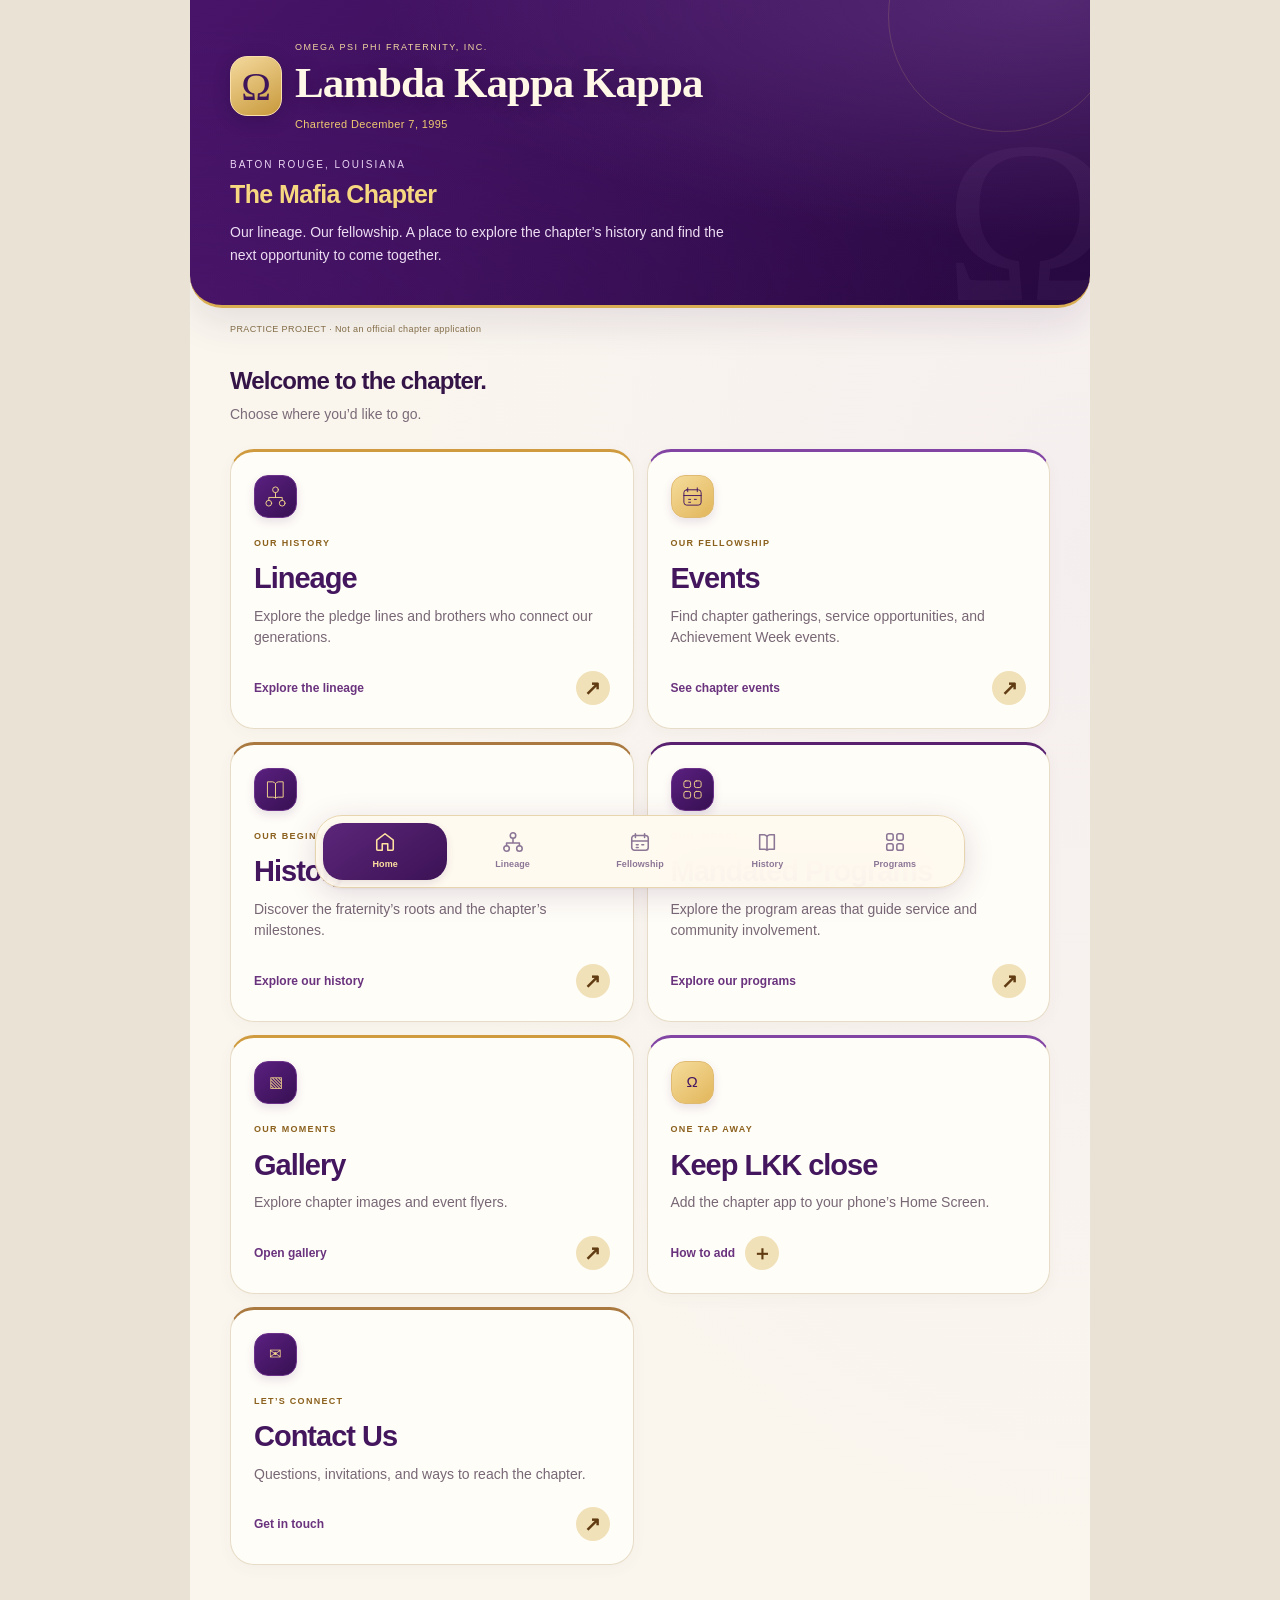
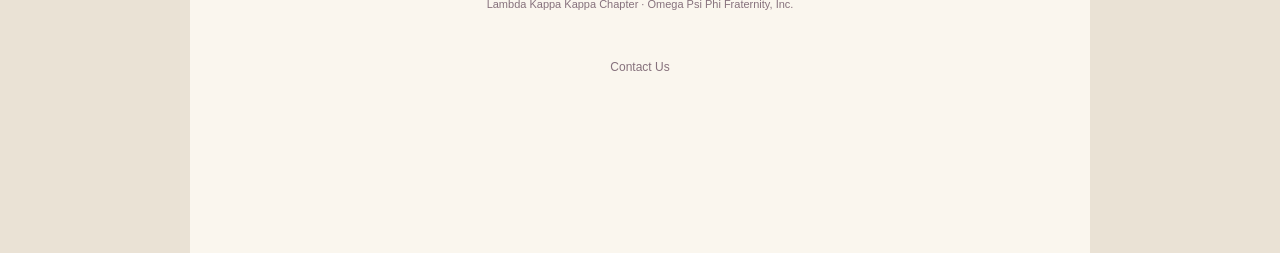
<file: index.html>
<!doctype html>
<html lang="en"><head><meta charset="utf-8"><meta name="viewport" content="width=device-width,initial-scale=1,viewport-fit=cover"><meta name="theme-color" content="#28133e"><title>Lambda Kappa Kappa · Home</title><style>
*{box-sizing:border-box}body{margin:0;background:#eae5ee;color:#271e30;font:15px/1.5 -apple-system,BlinkMacSystemFont,"Segoe UI",sans-serif}.app{max-width:760px;min-height:100dvh;margin:auto;background:#faf8f4;padding-bottom:100px}header{position:relative;overflow:hidden;padding:32px 25px 40px;background:#28133e;color:#fff}.brand{display:flex;align-items:center;gap:12px}.omega{font:44px Georgia,serif;color:#e4bd66}.eyebrow{font-size:10px;text-transform:uppercase;letter-spacing:2.4px}.chapter{font-size:16px}.watermark{position:absolute;right:-15px;top:105px;font:240px Georgia,serif;color:#ffffff06;pointer-events:none}.welcome{color:#e4bd66;font-size:11px;letter-spacing:2px;text-transform:uppercase;margin:42px 0 15px}h1{font:48px/1.05 Georgia,serif;letter-spacing:-1px;margin:0 0 18px;max-width:450px}header p{color:#d1c5df;max-width:410px;margin:0}.notice{padding:10px 25px;background:#eee7d7;color:#655337;font-size:11px}main{padding:28px 25px}.heading{font:28px Georgia,serif;margin:0 0 8px}.intro{color:#756e7a;font-size:13px;margin:0 0 23px}.cards{display:grid;gap:16px}.card{padding:25px;background:#fff;border:1px solid #e8e1d8;border-radius:17px;text-decoration:none;color:inherit;display:block}.card:hover{border-color:#9f7abe;box-shadow:0 5px 20px #28133e08}.label{font-size:10px;text-transform:uppercase;letter-spacing:2px;color:#795c38}.card h2{font:32px Georgia,serif;margin:10px 0}.card p{color:#756e7a;font-size:14px;margin:0 0 22px}.card-bottom{display:flex;justify-content:space-between;align-items:center;gap:10px;font-size:12px;color:#69428b}.arrow{display:grid;place-items:center;background:#f0eaf5;border-radius:50%;width:35px;height:35px;font-size:19px}.footer{margin:28px 0 0;color:#756e7a;font-size:12px;text-align:center}.nav{position:fixed;bottom:0;left:50%;transform:translateX(-50%);width:min(760px,100%);display:flex;background:#fff;border-top:1px solid #e8e1d8;padding:9px 12px calc(10px + env(safe-area-inset-bottom))}.nav a{flex:1;text-align:center;text-decoration:none;color:#756e7a;padding:8px;border-radius:10px;font-size:12px}.nav span{display:block;font-size:19px;margin-bottom:2px}.nav a[aria-current=page]{color:#28133e;background:#f0eaf5}a:focus-visible{outline:3px solid #b582dc;outline-offset:3px}@media(min-width:650px){header{padding:40px 40px 48px}h1{font-size:60px}main{padding:32px 40px}.notice{padding-left:40px}.cards{grid-template-columns:1fr 1fr}.card{display:flex;flex-direction:column}.card-bottom{margin-top:auto}.watermark{right:35px}}
.site-links{display:flex;gap:6px;overflow-x:auto;padding:12px 20px;border-bottom:1px solid #e8e1d8;background:#faf8f4}.site-links a{padding:8px 12px;border-radius:8px;color:#69428b;text-decoration:none;font-size:13px;white-space:nowrap}.site-links a[aria-current=page]{background:#28133e;color:#fff}.site-links a:focus-visible{outline:3px solid #b582dc;outline-offset:2px}.panel{padding:23px;background:#fff;border:1px solid #e8e1d8;border-radius:16px;margin-bottom:16px}.panel h2{margin-bottom:12px}.panel p{color:#62596a;font-size:14px}.panel a,.source a{color:#69428b}.source{font-size:12px;color:#756e7a;margin:24px 0}.milestone{display:grid;grid-template-columns:65px 1fr;gap:18px;padding:15px 0;border-top:1px solid #e8e1d8;font-size:14px}.milestone strong{color:#795c38}.programs{display:grid;gap:12px}.programs .panel{margin:0}.programs h2{font-size:23px}.programs p{margin-bottom:0}.principles{display:flex;gap:8px;flex-wrap:wrap}.principles span{background:#f0eaf5;color:#69428b;border-radius:20px;padding:6px 12px;font-size:12px}@media(min-width:650px){.programs{grid-template-columns:1fr 1fr}.site-links{padding-left:35px}}
/* Chapter identity and interaction polish */
.brand{align-items:flex-start}.brand>div{min-width:0}.chapter{font-size:clamp(28px,6.8vw,40px);font-weight:600;line-height:1.18;letter-spacing:-.6px;margin-top:5px}.eyebrow{letter-spacing:1.4px;line-height:1.6}.charter{color:#e4bd66;font-size:12px;letter-spacing:.5px;margin-top:9px}.omega{flex-shrink:0}
a,button{touch-action:manipulation}button,a.card,.line-card,.team{transition:transform .18s ease,box-shadow .18s ease,background-color .18s ease,border-color .18s ease}.card:hover,.line-card:hover{transform:translateY(-3px);box-shadow:0 9px 24px #28133e12}.card:active,.line-card:active{transform:scale(.985)}.nav a,.site-links a{transition:background-color .18s ease,color .18s ease}.nav a:hover,.site-links a:hover{background:#ece4f2;color:#28133e}.card .arrow{transition:transform .2s ease}.card:hover .arrow{transform:translate(2px,-2px)}
@keyframes gentle-entry{from{opacity:.5;transform:translateY(8px)}to{opacity:1;transform:translateY(0)}}main{animation:gentle-entry .35s ease-out both}
@media(prefers-reduced-motion:reduce){*,*::before,*::after{animation:none!important;transition:none!important;scroll-behavior:auto!important}.card:hover,.line-card:hover,.card:active,.line-card:active,.card:hover .arrow{transform:none}}

header h1{font-size:clamp(24px,5.8vw,30px);letter-spacing:-.7px;line-height:1.12}
</style><link rel="stylesheet" href="chapter-ui.css?v=5"><link rel="manifest" href="manifest.webmanifest"><link rel="apple-touch-icon" sizes="180x180" href="icon-180.png"><link rel="icon" type="image/png" sizes="192x192" href="icon-192.png"><meta name="apple-mobile-web-app-capable" content="yes"><meta name="apple-mobile-web-app-title" content="LKK"><meta name="apple-mobile-web-app-status-bar-style" content="default"></head><body data-page="index"><div class="app"><header><div class="brand"><span class="omega" aria-hidden="true">Ω</span><div><div class="eyebrow">Omega Psi Phi Fraternity, Inc.</div><div class="chapter">Lambda Kappa Kappa</div><div class="charter">Chartered December 7, 1995</div></div></div><div class="watermark" aria-hidden="true">Ω</div><div class="welcome">Baton Rouge, Louisiana</div><h1>The Mafia Chapter</h1><p>Our lineage. Our fellowship. A place to explore the chapter’s history and find the next opportunity to come together.</p></header><div class="notice">PRACTICE PROJECT · Not an official chapter application</div><main><h2 class="heading">Welcome to the chapter.</h2><p class="intro">Choose where you’d like to go.</p><div class="cards"><a class="card" href="lineage.html"><div class="card-icon"><svg viewBox="0 0 24 24" fill="none" stroke="currentColor" stroke-linecap="round" stroke-linejoin="round" aria-hidden="true"><circle cx="12" cy="5" r="3"/><circle cx="5" cy="19" r="3"/><circle cx="19" cy="19" r="3"/><path d="M12 8v5M5 16v-3h14v3"/></svg></div><div class="label">Our history</div><h2>Lineage</h2><p>Explore the pledge lines and brothers who connect our generations.</p><div class="card-bottom"><span>Explore the lineage</span><span class="arrow" aria-hidden="true">↗</span></div></a><a class="card" href="events.html"><div class="card-icon"><svg viewBox="0 0 24 24" fill="none" stroke="currentColor" stroke-linecap="round" stroke-linejoin="round" aria-hidden="true"><rect x="3" y="5" width="18" height="16" rx="3"/><path d="M7 3v4m10-4v4M3 11h18m-13 4h2m4 0h2m-8 3h2"/></svg></div><div class="label">Our fellowship</div><h2>Events</h2><p>Find chapter gatherings, service opportunities, and Achievement Week events.</p><div class="card-bottom"><span>See chapter events</span><span class="arrow" aria-hidden="true">↗</span></div></a><a class="card" href="history.html"><div class="card-icon"><svg viewBox="0 0 24 24" fill="none" stroke="currentColor" stroke-linecap="round" stroke-linejoin="round" aria-hidden="true"><path d="M4 4h5a4 4 0 0 1 3 2 4 4 0 0 1 3-2h5v16h-5a4 4 0 0 0-3 1 4 4 0 0 0-3-1H4Zm8 2v15"/></svg></div><div class="label">Our beginnings</div><h2>History</h2><p>Discover the fraternity’s roots and the chapter’s milestones.</p><div class="card-bottom"><span>Explore our history</span><span class="arrow" aria-hidden="true">↗</span></div></a><a class="card" href="programs.html"><div class="card-icon"><svg viewBox="0 0 24 24" fill="none" stroke="currentColor" stroke-linecap="round" stroke-linejoin="round" aria-hidden="true"><rect x="3" y="3" width="7" height="7" rx="2"/><rect x="14" y="3" width="7" height="7" rx="2"/><rect x="3" y="14" width="7" height="7" rx="2"/><rect x="14" y="14" width="7" height="7" rx="2"/></svg></div><div class="label">Our impact</div><h2>Mandated Programs</h2><p>Explore the program areas that guide service and community involvement.</p><div class="card-bottom"><span>Explore our programs</span><span class="arrow" aria-hidden="true">↗</span></div></a><a class="card" href="gallery.html"><div class="card-icon" aria-hidden="true">▧</div><div class="label">Our moments</div><h2>Gallery</h2><p>Explore chapter images and event flyers.</p><div class="card-bottom"><span>Open gallery</span><span class="arrow" aria-hidden="true">↗</span></div></a><button type="button" class="card install-card" id="install-help"><div class="card-icon" aria-hidden="true">Ω</div><div class="label">One tap away</div><h2>Keep LKK close</h2><p>Add the chapter app to your phone’s Home Screen.</p><div class="card-bottom"><span>How to add</span><span class="arrow" aria-hidden="true">＋</span></div></button><a class="card" href="contact.html"><div class="card-icon" aria-hidden="true">✉</div><div class="label">Let’s connect</div><h2>Contact Us</h2><p>Questions, invitations, and ways to reach the chapter.</p><div class="card-bottom"><span>Get in touch</span><span class="arrow" aria-hidden="true">↗</span></div></a></div><p class="footer">Lambda Kappa Kappa Chapter · Omega Psi Phi Fraternity, Inc.</p><p class="contact-footer"><a href="contact.html">Contact Us</a></p></main></div><nav class="app-dock" aria-label="Main navigation"><a href="index.html" aria-current="page"><svg viewBox="0 0 24 24" fill="none" stroke="currentColor" stroke-linecap="round" stroke-linejoin="round" aria-hidden="true"><path d="m3 10 9-7 9 7v10a1 1 0 0 1-1 1h-5v-7H9v7H4a1 1 0 0 1-1-1Z"/></svg><span>Home</span></a><a href="lineage.html"><svg viewBox="0 0 24 24" fill="none" stroke="currentColor" stroke-linecap="round" stroke-linejoin="round" aria-hidden="true"><circle cx="12" cy="5" r="3"/><circle cx="5" cy="19" r="3"/><circle cx="19" cy="19" r="3"/><path d="M12 8v5M5 16v-3h14v3"/></svg><span>Lineage</span></a><a href="events.html"><svg viewBox="0 0 24 24" fill="none" stroke="currentColor" stroke-linecap="round" stroke-linejoin="round" aria-hidden="true"><rect x="3" y="5" width="18" height="16" rx="3"/><path d="M7 3v4m10-4v4M3 11h18m-13 4h2m4 0h2m-8 3h2"/></svg><span>Fellowship</span></a><a href="history.html"><svg viewBox="0 0 24 24" fill="none" stroke="currentColor" stroke-linecap="round" stroke-linejoin="round" aria-hidden="true"><path d="M4 4h5a4 4 0 0 1 3 2 4 4 0 0 1 3-2h5v16h-5a4 4 0 0 0-3 1 4 4 0 0 0-3-1H4Zm8 2v15"/></svg><span>History</span></a><a href="programs.html"><svg viewBox="0 0 24 24" fill="none" stroke="currentColor" stroke-linecap="round" stroke-linejoin="round" aria-hidden="true"><rect x="3" y="3" width="7" height="7" rx="2"/><rect x="14" y="3" width="7" height="7" rx="2"/><rect x="3" y="14" width="7" height="7" rx="2"/><rect x="14" y="14" width="7" height="7" rx="2"/></svg><span>Programs</span></a></nav><dialog id="install-sheet" aria-labelledby="install-title"><button class="dialog-close" type="button" aria-label="Close home screen instructions">×</button><div class="tag">Your chapter, one tap away</div><h2 id="install-title">Add LKK to your Home Screen</h2><img src="icon-180.png" width="72" height="72" alt="Purple and gold LKK omega icon" style="border-radius:18px"><h3>On iPhone</h3><ol><li>Open this website in Safari.</li><li>Open Safari’s Share menu.</li><li>Choose <strong>Add to Home Screen</strong>, then <strong>Add</strong>.</li></ol><p>On Android, open the browser menu and look for Install app or Add to Home screen. Internet access is still required to load pages.</p></dialog><script>document.getElementById('install-help').addEventListener('click',()=>document.getElementById('install-sheet').showModal());document.querySelector('#install-sheet .dialog-close').addEventListener('click',()=>document.getElementById('install-sheet').close());</script></body></html>
</file>
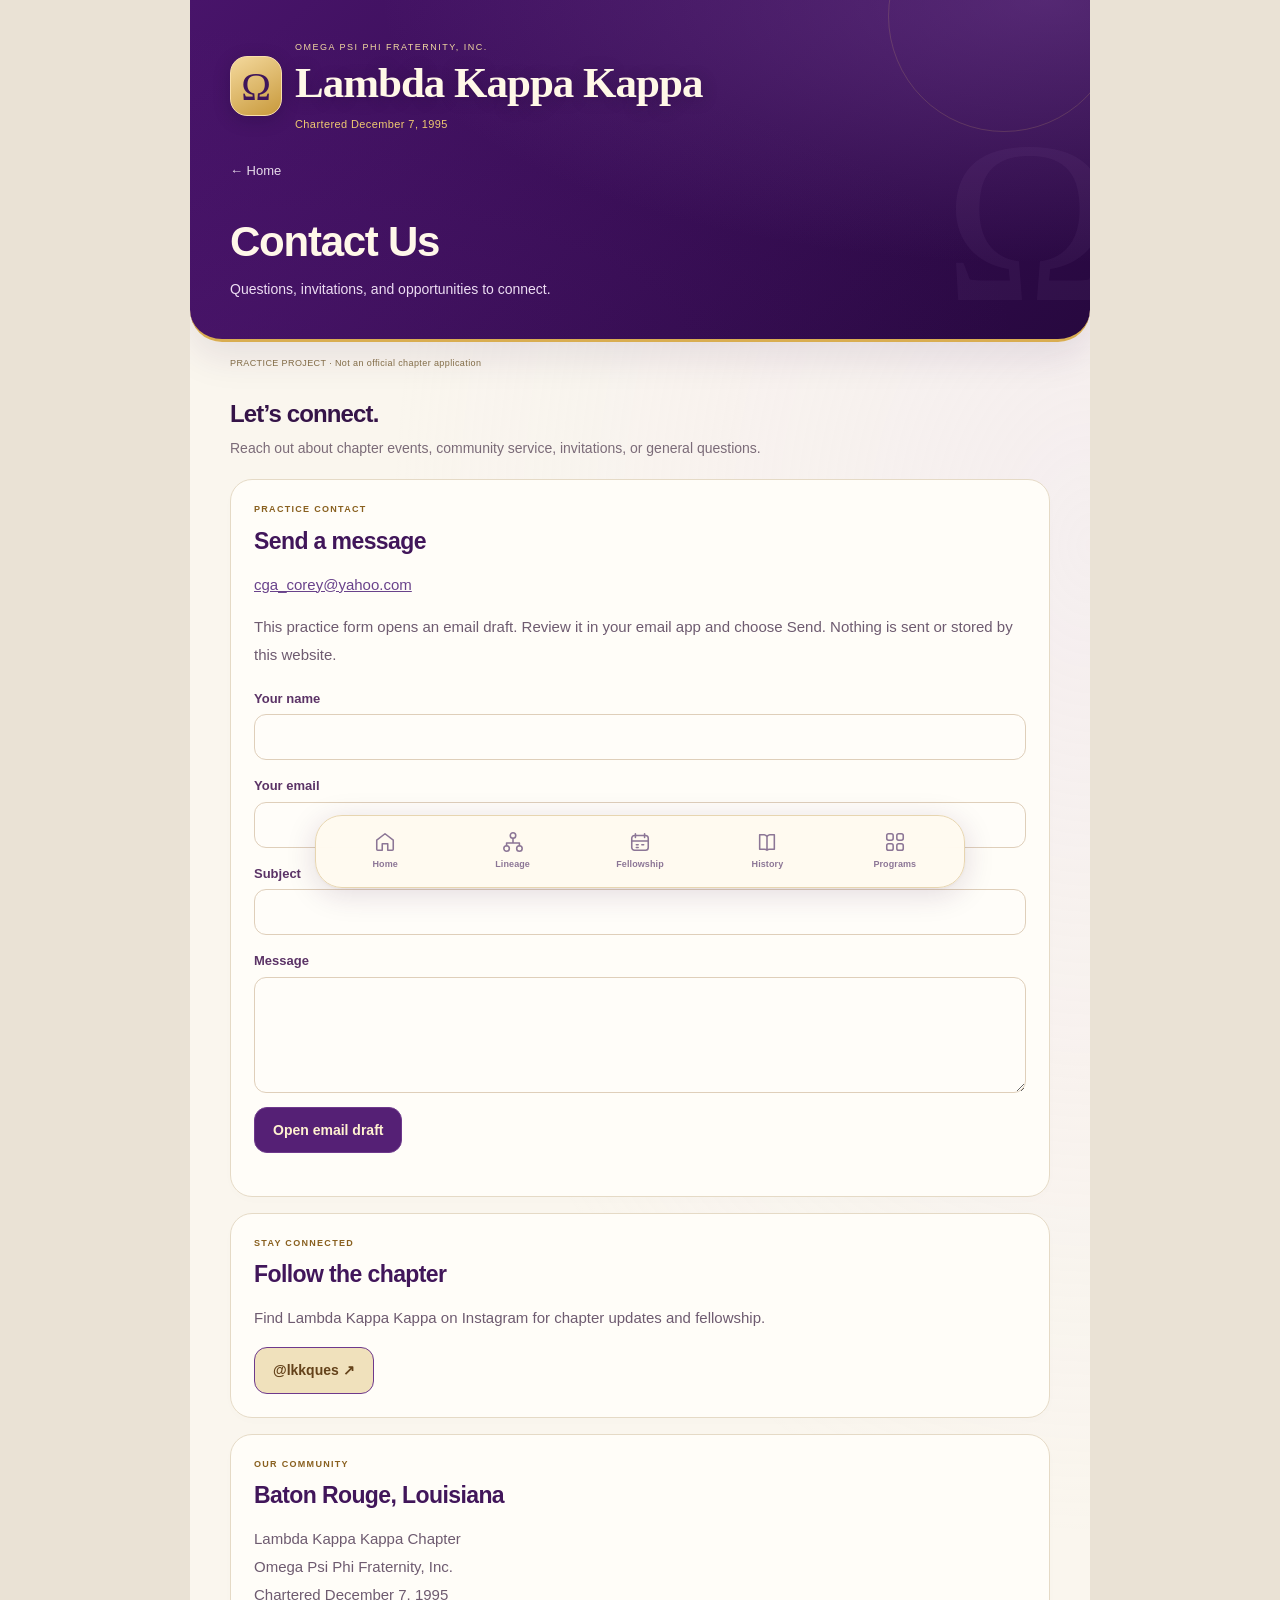
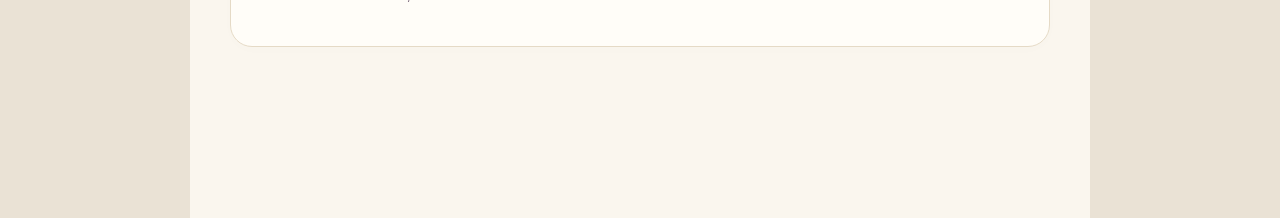
<file: contact.html>
<!doctype html>
<html lang="en"><head><meta charset="utf-8"><meta name="viewport" content="width=device-width,initial-scale=1,viewport-fit=cover"><meta name="theme-color" content="#28133e"><title>LKK · Contact Us</title><style>
:root{--purple:#28133e;--gold:#e4bd66;--ink:#271e30;--muted:#756e7a;--paper:#faf8f4;--line:#e8e1d8}*{box-sizing:border-box}body{margin:0;background:#eae5ee;color:var(--ink);font:15px/1.5 -apple-system,BlinkMacSystemFont,"Segoe UI",sans-serif}button,input{font:inherit}button{cursor:pointer}button:focus-visible,a:focus-visible,input:focus-visible{outline:3px solid #b582dc;outline-offset:3px}.app{max-width:760px;margin:auto;min-height:100dvh;background:var(--paper);padding-bottom:100px}header{background:var(--purple);color:#fff;padding:30px 25px 35px;position:relative;overflow:hidden}.brand{display:flex;align-items:center;gap:12px}.omega{color:var(--gold);font:42px Georgia,serif;line-height:1}.eyebrow{font-size:10px;letter-spacing:2.5px;text-transform:uppercase}.chapter{font-size:16px;letter-spacing:.3px}.back{display:inline-block;color:#dacbe7;text-decoration:none;font-size:12px;margin-top:30px}h1{font:46px/1.04 Georgia,serif;letter-spacing:-1px;margin:20px 0 15px}h1 em{color:var(--gold);font-weight:400}header p{color:#d1c5df;max-width:430px;margin:0}.watermark{position:absolute;right:-15px;top:100px;font:240px Georgia;color:#ffffff06;pointer-events:none}.notice{padding:10px 25px;background:#eee7d7;color:#655337;font-size:11px}main{padding:25px}.intro{display:flex;justify-content:space-between;align-items:center;gap:12px;margin-bottom:20px}h2{font:28px Georgia,serif;margin:0}.muted{color:var(--muted);font-size:12px}.tabs{display:flex;gap:7px;padding:5px;border:1px solid var(--line);border-radius:12px;margin-bottom:18px}.tabs button{flex:1;padding:10px;border:0;border-radius:8px;background:transparent;color:var(--muted)}.tabs button[aria-selected=true]{background:var(--purple);color:#fff}.search{width:100%;padding:14px 16px;border:1px solid var(--line);background:#fff;border-radius:12px;margin-bottom:20px}.empty{border:1px solid var(--line);background:#fff;border-radius:18px;padding:45px 22px;text-align:center}.calendar{margin:auto auto 20px;width:56px;height:60px;border:2px solid #d5c3e2;border-radius:10px;display:grid;place-content:center;color:#78568f;font-size:25px;border-top:12px solid #d5c3e2}.empty h3{font:25px Georgia,serif;margin:0 0 12px}.empty p{font-size:13px;color:var(--muted);max-width:350px;margin:auto}.event{display:grid;grid-template-columns:65px 1fr;gap:17px;border:1px solid var(--line);border-radius:16px;background:white;padding:20px;margin-bottom:14px}.date{text-align:center;color:#704a8d;background:#f1ebf5;border-radius:10px;padding:10px 3px;height:max-content}.date small{display:block;font-size:11px;text-transform:uppercase;letter-spacing:1px}.date strong{font:30px Georgia,serif}.event h3{font:24px/1.2 Georgia,serif;margin:6px 0 12px}.event p{color:var(--muted);font-size:13px;white-space:pre-line}.meta{font-size:12px;color:var(--muted);margin-bottom:5px}.tag{color:#795c38;font-size:10px;letter-spacing:1.2px;text-transform:uppercase}.action{display:inline-block;background:var(--purple);color:#fff;text-decoration:none;padding:10px 14px;border-radius:8px;font-size:13px}.note{font-size:12px;color:var(--muted);margin-top:25px}.nav{position:fixed;bottom:0;left:50%;transform:translateX(-50%);width:min(760px,100%);display:flex;background:#fff;border-top:1px solid var(--line);padding:9px 12px calc(10px + env(safe-area-inset-bottom));z-index:5}.nav a{flex:1;text-align:center;text-decoration:none;color:var(--muted);padding:8px;border-radius:10px;font-size:12px}.nav span{display:block;font-size:19px;margin-bottom:2px}.nav a[aria-current=page]{color:var(--purple);background:#f0eaf5}@media(min-width:650px){header{padding:40px}h1{font-size:58px}main{padding:30px 40px}.notice{padding-left:40px}.watermark{right:35px}}
.site-links{display:flex;gap:6px;overflow-x:auto;padding:12px 20px;border-bottom:1px solid #e8e1d8;background:#faf8f4}.site-links a{padding:8px 12px;border-radius:8px;color:#69428b;text-decoration:none;font-size:13px;white-space:nowrap}.site-links a[aria-current=page]{background:#28133e;color:#fff}.site-links a:focus-visible{outline:3px solid #b582dc;outline-offset:2px}.panel{padding:23px;background:#fff;border:1px solid #e8e1d8;border-radius:16px;margin-bottom:16px}.panel h2{margin-bottom:12px}.panel p{color:#62596a;font-size:14px}.panel a,.source a{color:#69428b}.source{font-size:12px;color:#756e7a;margin:24px 0}.milestone{display:grid;grid-template-columns:65px 1fr;gap:18px;padding:15px 0;border-top:1px solid #e8e1d8;font-size:14px}.milestone strong{color:#795c38}.programs{display:grid;gap:12px}.programs .panel{margin:0}.programs h2{font-size:23px}.programs p{margin-bottom:0}.principles{display:flex;gap:8px;flex-wrap:wrap}.principles span{background:#f0eaf5;color:#69428b;border-radius:20px;padding:6px 12px;font-size:12px}@media(min-width:650px){.programs{grid-template-columns:1fr 1fr}.site-links{padding-left:35px}}
/* Chapter identity and interaction polish */
.brand{align-items:flex-start}.brand>div{min-width:0}.chapter{font-size:clamp(28px,6.8vw,40px);font-weight:600;line-height:1.18;letter-spacing:-.6px;margin-top:5px}.eyebrow{letter-spacing:1.4px;line-height:1.6}.charter{color:#e4bd66;font-size:12px;letter-spacing:.5px;margin-top:9px}.omega{flex-shrink:0}
a,button{touch-action:manipulation}button,a.card,.line-card,.team{transition:transform .18s ease,box-shadow .18s ease,background-color .18s ease,border-color .18s ease}.card:hover,.line-card:hover{transform:translateY(-3px);box-shadow:0 9px 24px #28133e12}.card:active,.line-card:active{transform:scale(.985)}.nav a,.site-links a{transition:background-color .18s ease,color .18s ease}.nav a:hover,.site-links a:hover{background:#ece4f2;color:#28133e}.card .arrow{transition:transform .2s ease}.card:hover .arrow{transform:translate(2px,-2px)}
@keyframes gentle-entry{from{opacity:.5;transform:translateY(8px)}to{opacity:1;transform:translateY(0)}}main{animation:gentle-entry .35s ease-out both}
@media(prefers-reduced-motion:reduce){*,*::before,*::after{animation:none!important;transition:none!important;scroll-behavior:auto!important}.card:hover,.line-card:hover,.card:active,.line-card:active,.card:hover .arrow{transform:none}}
</style><link rel="stylesheet" href="chapter-ui.css?v=5"><link rel="manifest" href="manifest.webmanifest"><link rel="apple-touch-icon" sizes="180x180" href="icon-180.png"><link rel="icon" type="image/png" sizes="192x192" href="icon-192.png"><meta name="apple-mobile-web-app-capable" content="yes"><meta name="apple-mobile-web-app-title" content="LKK"><meta name="apple-mobile-web-app-status-bar-style" content="default"></head><body data-page="contact"><div class="app"><header><div class="brand"><span class="omega" aria-hidden="true">Ω</span><div><div class="eyebrow">Omega Psi Phi Fraternity, Inc.</div><div class="chapter">Lambda Kappa Kappa</div><div class="charter">Chartered December 7, 1995</div></div></div><div class="watermark" aria-hidden="true">Ω</div><a class="back" href="index.html">← Home</a><h1>Contact Us</h1><p>Questions, invitations, and opportunities to connect.</p></header><div class="notice">PRACTICE PROJECT · Not an official chapter application</div><main><h2>Let’s connect.</h2><p class="intro">Reach out about chapter events, community service, invitations, or general questions.</p><section class="panel"><div class="tag">Practice contact</div><h2>Send a message</h2><p><a href="mailto:cga_corey@yahoo.com">cga_corey@yahoo.com</a></p><p class="muted">This practice form opens an email draft. Review it in your email app and choose Send. Nothing is sent or stored by this website.</p><form id="contact-form" class="local-form"><label for="contact-name">Your name</label><input id="contact-name" name="name" autocomplete="name" maxlength="100" required><label for="contact-email">Your email</label><input id="contact-email" name="email" type="email" autocomplete="email" maxlength="160" required><label for="contact-subject">Subject</label><input id="contact-subject" name="subject" maxlength="150" required><label for="contact-message">Message</label><textarea id="contact-message" name="message" rows="5" maxlength="3000" required></textarea><button class="local-primary" type="submit">Open email draft</button><p id="contact-status" class="muted" role="status"></p></form></section><section class="panel"><div class="tag">Stay connected</div><h2>Follow the chapter</h2><p>Find Lambda Kappa Kappa on Instagram for chapter updates and fellowship.</p><a class="contact-action secondary-contact" href="https://www.instagram.com/lkkques/" target="_blank" rel="noopener noreferrer">@lkkques ↗</a></section><section class="panel"><div class="tag">Our community</div><h2>Baton Rouge, Louisiana</h2><p>Lambda Kappa Kappa Chapter<br>Omega Psi Phi Fraternity, Inc.<br>Chartered December 7, 1995</p></section></main></div><nav class="app-dock" aria-label="Main navigation"><a href="index.html"><svg viewBox="0 0 24 24" fill="none" stroke="currentColor" stroke-linecap="round" stroke-linejoin="round" aria-hidden="true"><path d="m3 10 9-7 9 7v10a1 1 0 0 1-1 1h-5v-7H9v7H4a1 1 0 0 1-1-1Z"/></svg><span>Home</span></a><a href="lineage.html"><svg viewBox="0 0 24 24" fill="none" stroke="currentColor" stroke-linecap="round" stroke-linejoin="round" aria-hidden="true"><circle cx="12" cy="5" r="3"/><circle cx="5" cy="19" r="3"/><circle cx="19" cy="19" r="3"/><path d="M12 8v5M5 16v-3h14v3"/></svg><span>Lineage</span></a><a href="events.html"><svg viewBox="0 0 24 24" fill="none" stroke="currentColor" stroke-linecap="round" stroke-linejoin="round" aria-hidden="true"><rect x="3" y="5" width="18" height="16" rx="3"/><path d="M7 3v4m10-4v4M3 11h18m-13 4h2m4 0h2m-8 3h2"/></svg><span>Fellowship</span></a><a href="history.html"><svg viewBox="0 0 24 24" fill="none" stroke="currentColor" stroke-linecap="round" stroke-linejoin="round" aria-hidden="true"><path d="M4 4h5a4 4 0 0 1 3 2 4 4 0 0 1 3-2h5v16h-5a4 4 0 0 0-3 1 4 4 0 0 0-3-1H4Zm8 2v15"/></svg><span>History</span></a><a href="programs.html"><svg viewBox="0 0 24 24" fill="none" stroke="currentColor" stroke-linecap="round" stroke-linejoin="round" aria-hidden="true"><rect x="3" y="3" width="7" height="7" rx="2"/><rect x="14" y="3" width="7" height="7" rx="2"/><rect x="3" y="14" width="7" height="7" rx="2"/><rect x="14" y="14" width="7" height="7" rx="2"/></svg><span>Programs</span></a></nav><script>document.getElementById('contact-form').addEventListener('submit',e=>{e.preventDefault();const data=new FormData(e.target),name=data.get('name').trim(),email=data.get('email').trim(),subject=data.get('subject').trim(),message=data.get('message').trim();if(!name||!email||!subject||!message){document.getElementById('contact-status').textContent='Please complete all fields.';return}const body='Name: '+name+'\nReply email: '+email+'\n\n'+message;location.href='mailto:cga_corey@yahoo.com?subject='+encodeURIComponent(subject)+'&body='+encodeURIComponent(body);document.getElementById('contact-status').textContent='Opening your email app. Review the draft and send it there. If nothing opens, email cga_corey@yahoo.com directly.'});</script></body></html>
</file>
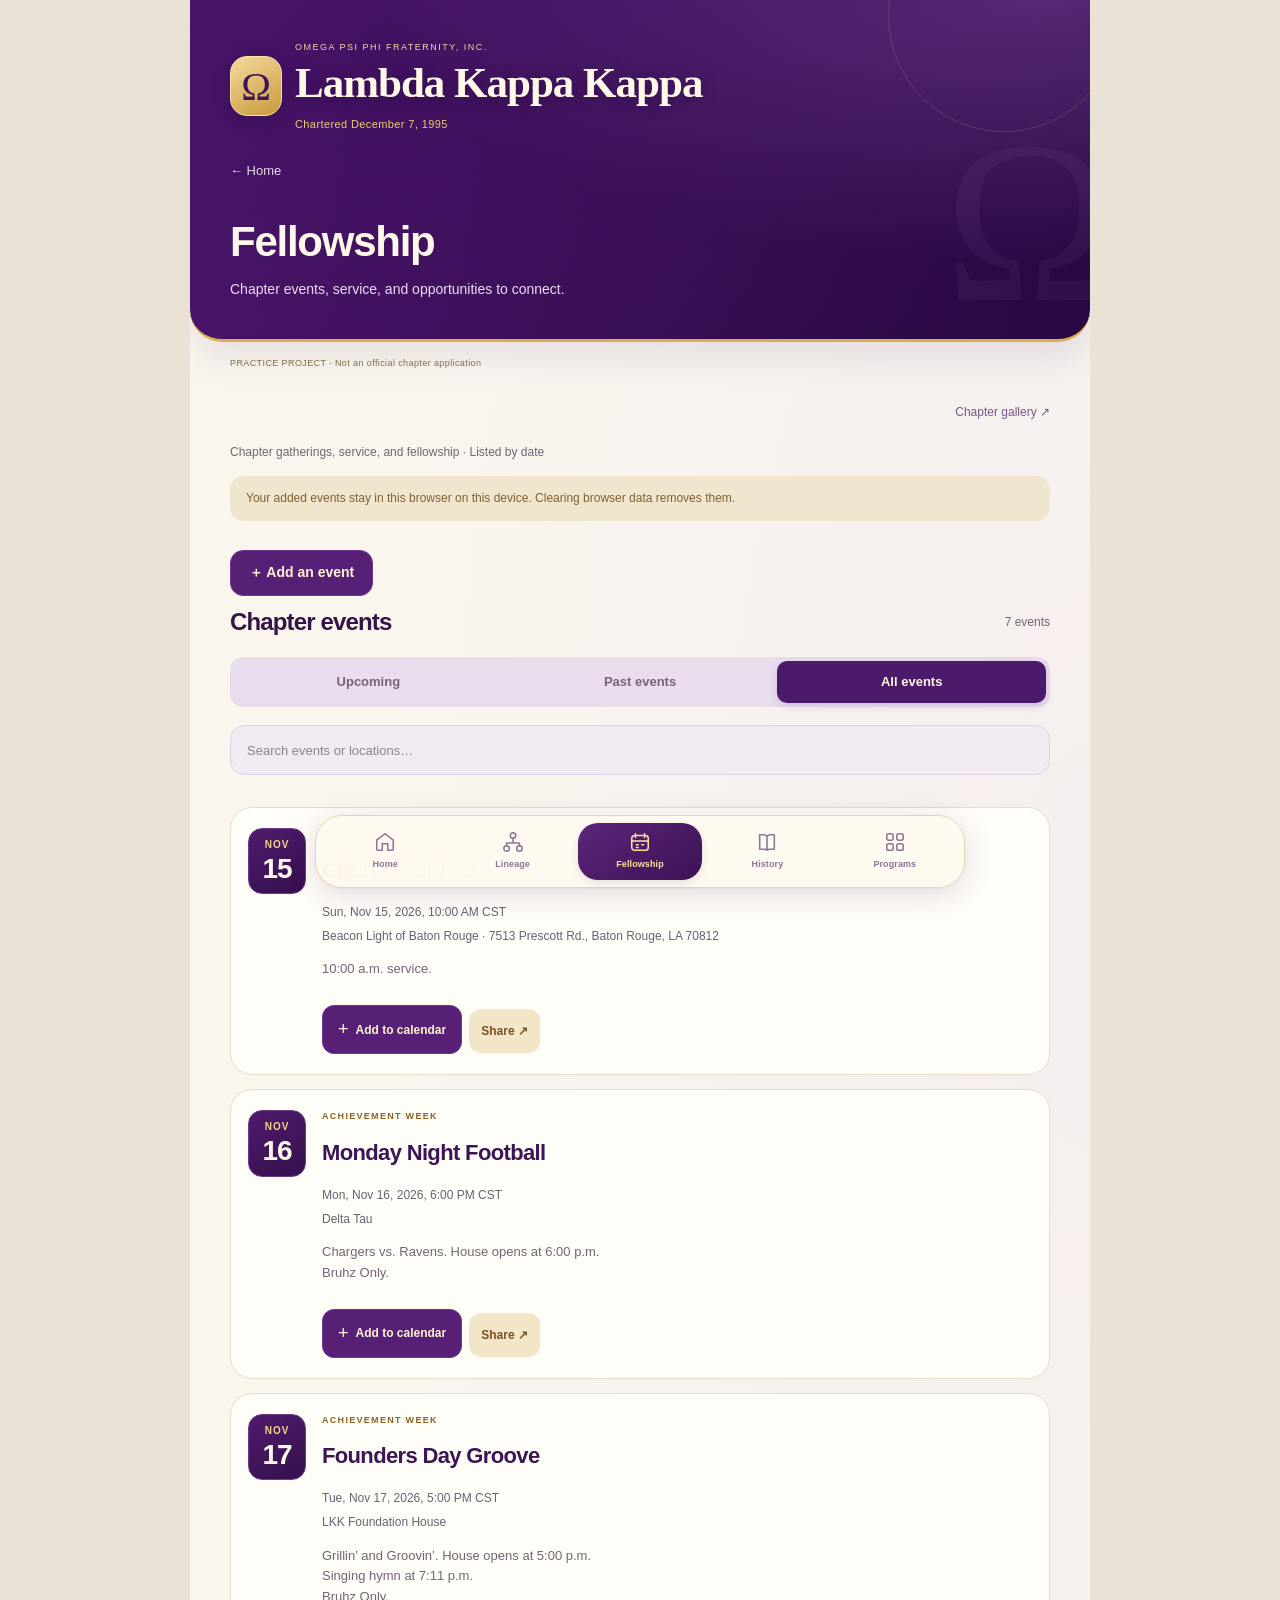
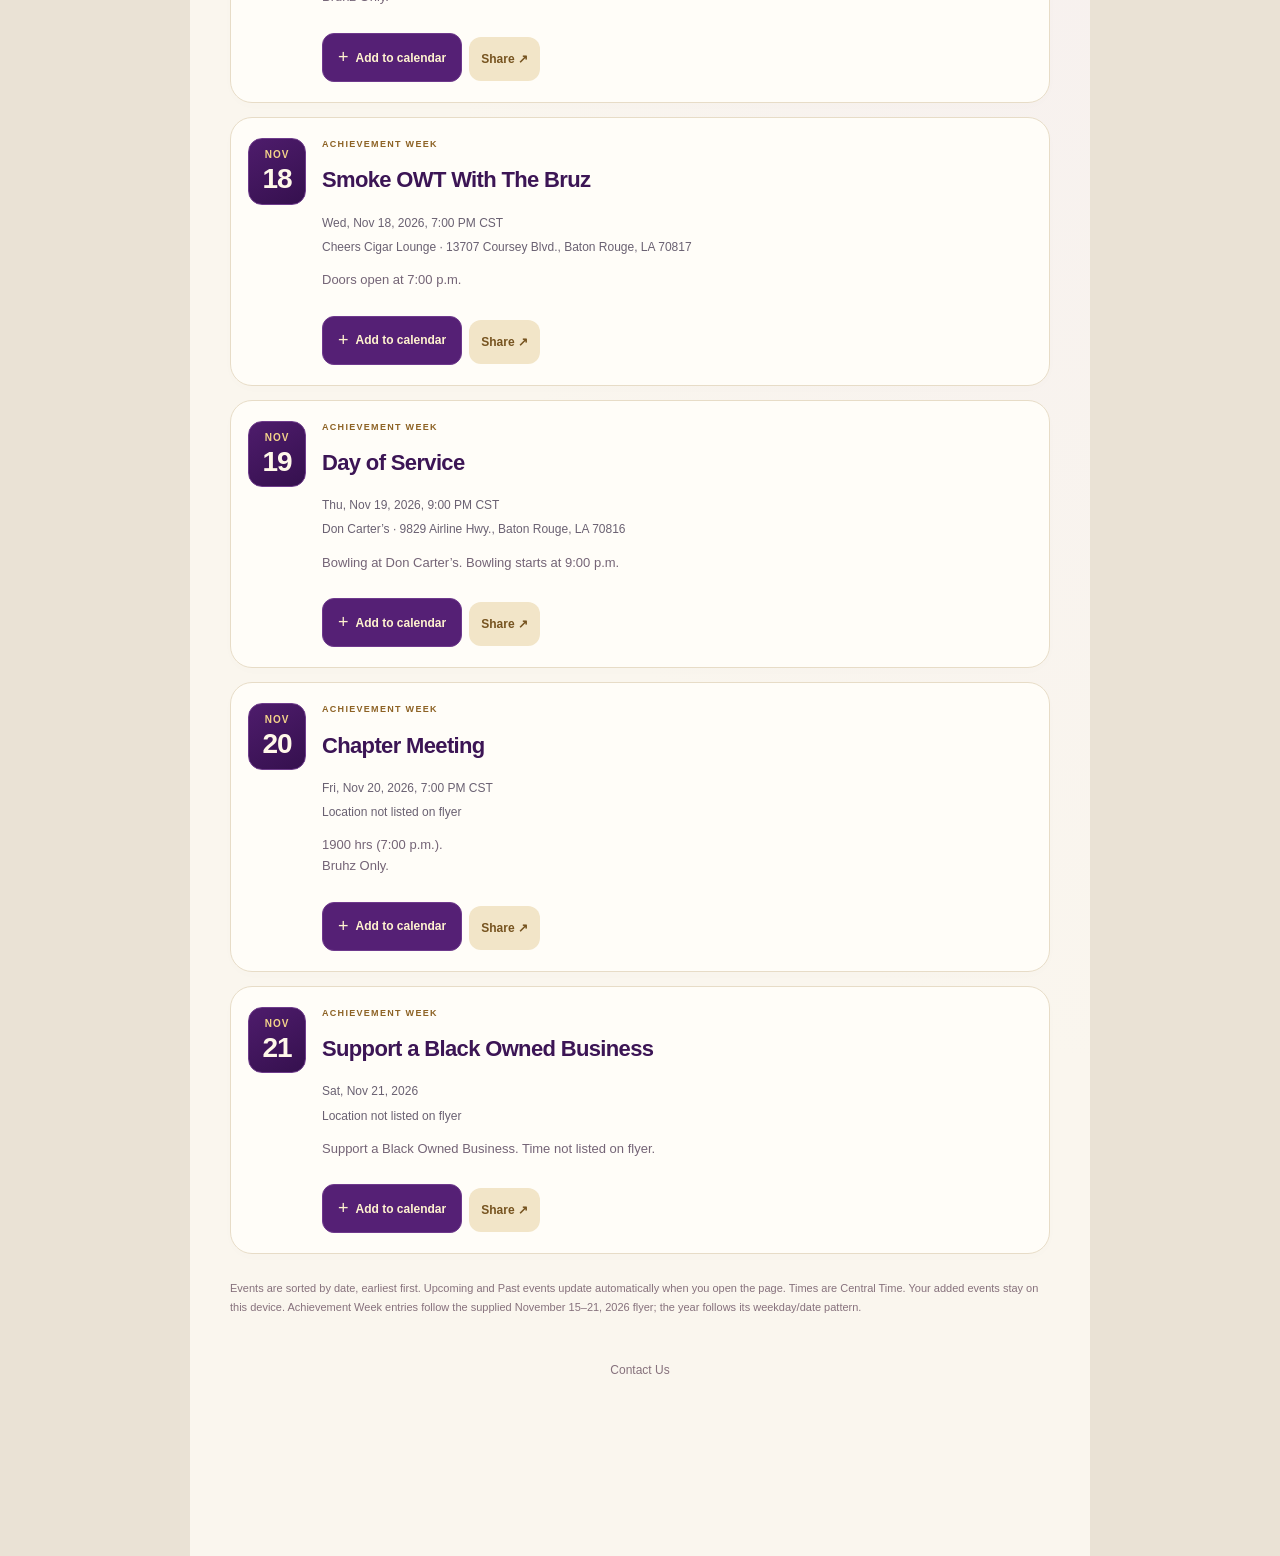
<file: events.html>
<!doctype html>
<html lang="en"><head><meta charset="utf-8"><meta name="viewport" content="width=device-width,initial-scale=1,viewport-fit=cover"><meta name="theme-color" content="#28133e"><title>LKK · Chapter Events</title><style>
:root{--purple:#28133e;--gold:#e4bd66;--ink:#271e30;--muted:#756e7a;--paper:#faf8f4;--line:#e8e1d8}*{box-sizing:border-box}body{margin:0;background:#eae5ee;color:var(--ink);font:15px/1.5 -apple-system,BlinkMacSystemFont,"Segoe UI",sans-serif}button,input{font:inherit}button{cursor:pointer}button:focus-visible,a:focus-visible,input:focus-visible{outline:3px solid #b582dc;outline-offset:3px}.app{max-width:760px;margin:auto;min-height:100dvh;background:var(--paper);padding-bottom:100px}header{background:var(--purple);color:#fff;padding:30px 25px 35px;position:relative;overflow:hidden}.brand{display:flex;align-items:center;gap:12px}.omega{color:var(--gold);font:42px Georgia,serif;line-height:1}.eyebrow{font-size:10px;letter-spacing:2.5px;text-transform:uppercase}.chapter{font-size:16px;letter-spacing:.3px}.back{display:inline-block;color:#dacbe7;text-decoration:none;font-size:12px;margin-top:30px}h1{font:46px/1.04 Georgia,serif;letter-spacing:-1px;margin:20px 0 15px}h1 em{color:var(--gold);font-weight:400}header p{color:#d1c5df;max-width:430px;margin:0}.watermark{position:absolute;right:-15px;top:100px;font:240px Georgia;color:#ffffff06;pointer-events:none}.notice{padding:10px 25px;background:#eee7d7;color:#655337;font-size:11px}main{padding:25px}.intro{display:flex;justify-content:space-between;align-items:center;gap:12px;margin-bottom:20px}h2{font:28px Georgia,serif;margin:0}.muted{color:var(--muted);font-size:12px}.tabs{display:flex;gap:7px;padding:5px;border:1px solid var(--line);border-radius:12px;margin-bottom:18px}.tabs button{flex:1;padding:10px;border:0;border-radius:8px;background:transparent;color:var(--muted)}.tabs button[aria-selected=true]{background:var(--purple);color:#fff}.search{width:100%;padding:14px 16px;border:1px solid var(--line);background:#fff;border-radius:12px;margin-bottom:20px}.empty{border:1px solid var(--line);background:#fff;border-radius:18px;padding:45px 22px;text-align:center}.calendar{margin:auto auto 20px;width:56px;height:60px;border:2px solid #d5c3e2;border-radius:10px;display:grid;place-content:center;color:#78568f;font-size:25px;border-top:12px solid #d5c3e2}.empty h3{font:25px Georgia,serif;margin:0 0 12px}.empty p{font-size:13px;color:var(--muted);max-width:350px;margin:auto}.event{display:grid;grid-template-columns:65px 1fr;gap:17px;border:1px solid var(--line);border-radius:16px;background:white;padding:20px;margin-bottom:14px}.date{text-align:center;color:#704a8d;background:#f1ebf5;border-radius:10px;padding:10px 3px;height:max-content}.date small{display:block;font-size:11px;text-transform:uppercase;letter-spacing:1px}.date strong{font:30px Georgia,serif}.event h3{font:24px/1.2 Georgia,serif;margin:6px 0 12px}.event p{color:var(--muted);font-size:13px;white-space:pre-line}.meta{font-size:12px;color:var(--muted);margin-bottom:5px}.tag{color:#795c38;font-size:10px;letter-spacing:1.2px;text-transform:uppercase}.action{display:inline-block;background:var(--purple);color:#fff;text-decoration:none;padding:10px 14px;border-radius:8px;font-size:13px}.note{font-size:12px;color:var(--muted);margin-top:25px}.nav{position:fixed;bottom:0;left:50%;transform:translateX(-50%);width:min(760px,100%);display:flex;background:#fff;border-top:1px solid var(--line);padding:9px 12px calc(10px + env(safe-area-inset-bottom));z-index:5}.nav a{flex:1;text-align:center;text-decoration:none;color:var(--muted);padding:8px;border-radius:10px;font-size:12px}.nav span{display:block;font-size:19px;margin-bottom:2px}.nav a[aria-current=page]{color:var(--purple);background:#f0eaf5}@media(min-width:650px){header{padding:40px}h1{font-size:58px}main{padding:30px 40px}.notice{padding-left:40px}.watermark{right:35px}}
.site-links{display:flex;gap:6px;overflow-x:auto;padding:12px 20px;border-bottom:1px solid #e8e1d8;background:#faf8f4}.site-links a{padding:8px 12px;border-radius:8px;color:#69428b;text-decoration:none;font-size:13px;white-space:nowrap}.site-links a[aria-current=page]{background:#28133e;color:#fff}.site-links a:focus-visible{outline:3px solid #b582dc;outline-offset:2px}.panel{padding:23px;background:#fff;border:1px solid #e8e1d8;border-radius:16px;margin-bottom:16px}.panel h2{margin-bottom:12px}.panel p{color:#62596a;font-size:14px}.panel a,.source a{color:#69428b}.source{font-size:12px;color:#756e7a;margin:24px 0}.milestone{display:grid;grid-template-columns:65px 1fr;gap:18px;padding:15px 0;border-top:1px solid #e8e1d8;font-size:14px}.milestone strong{color:#795c38}.programs{display:grid;gap:12px}.programs .panel{margin:0}.programs h2{font-size:23px}.programs p{margin-bottom:0}.principles{display:flex;gap:8px;flex-wrap:wrap}.principles span{background:#f0eaf5;color:#69428b;border-radius:20px;padding:6px 12px;font-size:12px}@media(min-width:650px){.programs{grid-template-columns:1fr 1fr}.site-links{padding-left:35px}}
/* Chapter identity and interaction polish */
.brand{align-items:flex-start}.brand>div{min-width:0}.chapter{font-size:clamp(28px,6.8vw,40px);font-weight:600;line-height:1.18;letter-spacing:-.6px;margin-top:5px}.eyebrow{letter-spacing:1.4px;line-height:1.6}.charter{color:#e4bd66;font-size:12px;letter-spacing:.5px;margin-top:9px}.omega{flex-shrink:0}
a,button{touch-action:manipulation}button,a.card,.line-card,.team{transition:transform .18s ease,box-shadow .18s ease,background-color .18s ease,border-color .18s ease}.card:hover,.line-card:hover{transform:translateY(-3px);box-shadow:0 9px 24px #28133e12}.card:active,.line-card:active{transform:scale(.985)}.nav a,.site-links a{transition:background-color .18s ease,color .18s ease}.nav a:hover,.site-links a:hover{background:#ece4f2;color:#28133e}.card .arrow{transition:transform .2s ease}.card:hover .arrow{transform:translate(2px,-2px)}
@keyframes gentle-entry{from{opacity:.5;transform:translateY(8px)}to{opacity:1;transform:translateY(0)}}main{animation:gentle-entry .35s ease-out both}
@media(prefers-reduced-motion:reduce){*,*::before,*::after{animation:none!important;transition:none!important;scroll-behavior:auto!important}.card:hover,.line-card:hover,.card:active,.line-card:active,.card:hover .arrow{transform:none}}
.calendar-download{display:inline-block;background:#28133e;color:#fff;border:0;border-radius:8px;padding:10px 14px;margin-top:12px;font:inherit;font-size:13px;cursor:pointer}.calendar-download:hover{background:#4d2b69}.calendar-download:active{transform:scale(.98)}.event-title-action{font:inherit;letter-spacing:inherit;line-height:inherit;text-align:left;background:none;border:0;padding:0;color:inherit;cursor:pointer;min-height:44px}.event-title-action:hover{text-decoration:underline}.calendar-options{display:grid;gap:10px;margin-top:20px}.calendar-options a{display:block;padding:16px;border:1px solid #e4dbe9;border-radius:16px;background:#fff;color:#56346f;text-decoration:none;min-height:64px}.calendar-options a:hover{background:#f1eaf6}.calendar-options strong,.calendar-options small{display:block}.calendar-options small{font-size:12px;color:#75687e;margin-top:6px;line-height:1.6}.calendar-help{font-size:11px!important}</style><link rel="stylesheet" href="chapter-ui.css?v=5"><link rel="manifest" href="manifest.webmanifest"><link rel="apple-touch-icon" sizes="180x180" href="icon-180.png"><link rel="icon" type="image/png" sizes="192x192" href="icon-192.png"><meta name="apple-mobile-web-app-capable" content="yes"><meta name="apple-mobile-web-app-title" content="LKK"><meta name="apple-mobile-web-app-status-bar-style" content="default"></head><body data-page="events"><div class="app"><header><div class="brand"><span class="omega" aria-hidden="true">Ω</span><div><div class="eyebrow">Omega Psi Phi Fraternity, Inc.</div><div class="chapter">Lambda Kappa Kappa</div><div class="charter">Chartered December 7, 1995</div></div></div><div class="watermark" aria-hidden="true">Ω</div><a class="back" href="index.html">← Home</a><h1>Fellowship</h1><p>Chapter events, service, and opportunities to connect.</p></header><div class="notice">PRACTICE PROJECT · Not an official chapter application</div><main><p class="gallery-shortcut"><a href="gallery.html">Chapter gallery ↗</a></p><p class="muted">Chapter gatherings, service, and fellowship · Listed by date</p><div class="local-notice">Your added events stay in this browser on this device. Clearing browser data removes them.</div><button class="local-primary" id="add-event-open" type="button">＋ Add an event</button><p id="local-event-status" class="muted" role="status"></p><div class="intro"><h2>Chapter events</h2><span class="muted" id="count"></span></div><div class="tabs" role="tablist" aria-label="Event dates"><button id="tab-upcoming" role="tab" aria-selected="false" aria-controls="events" data-filter="upcoming">Upcoming</button><button id="tab-past" role="tab" aria-selected="false" aria-controls="events" data-filter="past">Past events</button><button id="tab-all" role="tab" aria-selected="true" aria-controls="events" data-filter="all">All events</button></div><input class="search" id="search" type="search" placeholder="Search events or locations…" aria-label="Search events"><p id="share-status" class="muted" role="status"></p><div id="events" role="tabpanel" aria-labelledby="tab-upcoming" aria-live="polite"></div><p class="note">Events are sorted by date, earliest first. Upcoming and Past events update automatically when you open the page. Times are Central Time. Your added events stay on this device. Achievement Week entries follow the supplied November 15–21, 2026 flyer; the year follows its weekday/date pattern.</p><p class="contact-footer"><a href="contact.html">Contact Us</a></p></main></div>
<dialog id="calendar-actions" aria-labelledby="calendar-title"><button class="dialog-close" type="button" aria-label="Close calendar choices">×</button><div class="tag">Add to your calendar</div><h2 id="calendar-title"></h2><p id="calendar-date"></p><div class="calendar-options"><a id="calendar-google" target="_blank" rel="noopener noreferrer"><strong>Google Calendar ↗</strong><small>Open the event editor, choose an alert, and save.</small></a><a id="calendar-apple"><strong>Apple Calendar ↗</strong><small>Subscribe to this event’s calendar on iPhone. Confirm subscription and alert settings in Calendar.</small></a><a id="calendar-file" download><strong>Other calendar</strong><small>Download a calendar file to import.</small></a></div><p class="calendar-help">Your calendar may ask you to sign in or confirm. Apple subscriptions are read-only calendars; alert behavior depends on your calendar settings. This website cannot confirm that you saved the event.</p></dialog><script id="event-data" type="application/json">[{"title": "Church Service", "start": "2026-11-15T10:00:00-06:00", "location": "Beacon Light of Baton Rouge · 7513 Prescott Rd., Baton Rouge, LA 70812", "description": "10:00 a.m. service.", "timeZone": "America/Chicago", "category": "Achievement Week"}, {"title": "Monday Night Football", "start": "2026-11-16T18:00:00-06:00", "location": "Delta Tau", "description": "Chargers vs. Ravens. House opens at 6:00 p.m.\nBruhz Only.", "timeZone": "America/Chicago", "category": "Achievement Week"}, {"title": "Founders Day Groove", "start": "2026-11-17T17:00:00-06:00", "location": "LKK Foundation House", "description": "Grillin’ and Groovin’. House opens at 5:00 p.m.\nSinging hymn at 7:11 p.m.\nBruhz Only.", "timeZone": "America/Chicago", "category": "Achievement Week"}, {"title": "Smoke OWT With The Bruz", "start": "2026-11-18T19:00:00-06:00", "location": "Cheers Cigar Lounge · 13707 Coursey Blvd., Baton Rouge, LA 70817", "description": "Doors open at 7:00 p.m.", "timeZone": "America/Chicago", "category": "Achievement Week"}, {"title": "Day of Service", "start": "2026-11-19T21:00:00-06:00", "location": "Don Carter’s · 9829 Airline Hwy., Baton Rouge, LA 70816", "description": "Bowling at Don Carter’s. Bowling starts at 9:00 p.m.", "timeZone": "America/Chicago", "category": "Achievement Week"}, {"title": "Chapter Meeting", "start": "2026-11-20T19:00:00-06:00", "location": "Location not listed on flyer", "description": "1900 hrs (7:00 p.m.).\nBruhz Only.", "timeZone": "America/Chicago", "category": "Achievement Week"}, {"title": "Support a Black Owned Business", "start": "2026-11-21T00:00:00-06:00", "end": "2026-11-22T00:00:00-06:00", "timeUnspecified": true, "location": "Location not listed on flyer", "description": "Support a Black Owned Business. Time not listed on flyer.", "timeZone": "America/Chicago", "category": "Achievement Week"}]</script>
<script>
const events=JSON.parse(document.getElementById('event-data').textContent);let filter='all';
const esc=s=>String(s??'').replace(/[&<>"']/g,c=>({'&':'&amp;','<':'&lt;','>':'&gt;','"':'&quot;',"'":'&#39;'}[c]));
function eventDate(e){return new Date(e.start)}
function isPast(e){return Date.parse(e.end||e.start)<Date.now()}
function allowedUrl(url){try{const u=new URL(url);return u.protocol==='https:'||u.protocol==='http:'?u.href:null}catch{return null}}
function card(e){const d=eventDate(e),zone=e.timeZone||'America/Chicago',url=allowedUrl(e.url);return `<article class="event" id="event-${events.indexOf(e)}"><div class="date" aria-hidden="true"><small>${esc(d.toLocaleDateString('en-US',{month:'short',timeZone:zone}))}</small><strong>${esc(d.toLocaleDateString('en-US',{day:'numeric',timeZone:zone}))}</strong></div><div><div class="tag">${esc(e.category||'Chapter event')}</div><h3><button class="event-title-action" data-calendar="${events.indexOf(e)}" type="button" aria-haspopup="dialog">${esc(e.title)}</button></h3><div class="meta">${esc(d.toLocaleString('en-US',{weekday:'short',year:'numeric',month:'short',day:'numeric',...(e.timeUnspecified?{}:{hour:'numeric',minute:'2-digit',timeZoneName:'short'}),timeZone:zone}))}</div><div class="meta">${esc(e.location||'Location to be announced')}</div>${e.description?`<p>${esc(e.description)}</p>`:''}<button class="calendar-download" type="button" data-calendar="${events.indexOf(e)}">Add to calendar</button><button type="button" class="share-event" data-share="${events.indexOf(e)}" aria-label="Share ${esc(e.title)}">Share ↗</button>${e.localId?`<button type="button" class="share-event" data-delete-event="${esc(e.localId)}">Delete</button>`:''}${url?`<a class="action" href="${esc(url)}" target="_blank" rel="noopener noreferrer">${esc(e.linkLabel||'Event details')} ↗</a>`:''}</div></article>`}
function render(){const q=document.getElementById('search').value.toLowerCase().trim(),visible=events.filter(e=>Number.isFinite(Date.parse(e.start))&&(filter==='all'||(filter==='past'?isPast(e):!isPast(e)))&&[e.title,e.location,e.category,e.description].join(' ').toLowerCase().includes(q)).sort((a,b)=>Date.parse(a.start)-Date.parse(b.start));document.getElementById('count').textContent=visible.length+' '+(visible.length===1?'event':'events');document.getElementById('events').setAttribute('aria-labelledby','tab-'+filter);document.getElementById('events').innerHTML=visible.length?visible.map(card).join(''):`<div class="empty"><div class="calendar" aria-hidden="true">Ω</div><h3>${q?'No matching events':filter==='past'?'The archive starts here.':'The next gathering starts here.'}</h3><p>${q?'Try another event name or location.':events.length?'No events in this view. Check another tab.':'No events have been added yet. Chapter gatherings, service projects, and celebrations will appear here once details are provided.'}</p></div>`}
document.querySelector('.tabs').addEventListener('click',e=>{const b=e.target.closest('[data-filter]');if(!b)return;filter=b.dataset.filter;document.querySelectorAll('[data-filter]').forEach(t=>t.setAttribute('aria-selected',String(t===b)));render()});document.getElementById('search').addEventListener('input',render);render();

function icsText(value){return String(value??'').replace(/\\/g,'\\\\').replace(/\r?\n/g,'\\n').replace(/;/g,'\\;').replace(/,/g,'\\,')}
function icsTime(value){return new Date(value).toISOString().replace(/[-:]/g,'').replace(/\.\d{3}/,'')}
function calendarFile(e){
 const rows=['BEGIN:VCALENDAR','VERSION:2.0','PRODID:-//LKK Chapter Practice//Events//EN','CALSCALE:GREGORIAN','BEGIN:VEVENT','UID:lkk-'+e.start.replace(/[^0-9]/g,'')+'-'+events.indexOf(e)+'@coaudri.github.io','DTSTAMP:'+icsTime(new Date()),'SUMMARY:'+icsText(e.title)];
 if(e.timeUnspecified){rows.push('DTSTART;VALUE=DATE:'+e.start.slice(0,10).replaceAll('-',''));if(e.end)rows.push('DTEND;VALUE=DATE:'+e.end.slice(0,10).replaceAll('-',''))}
 else{rows.push('DTSTART:'+icsTime(e.start));if(e.end)rows.push('DTEND:'+icsTime(e.end))}
 rows.push('LOCATION:'+icsText(e.location),'DESCRIPTION:'+icsText((e.description||'')+'\nChapter Achievement Week. '+(e.timeUnspecified?'No time was listed on the flyer. Saved as a date-only calendar entry.':'End time was not listed on the flyer. Confirm event duration with the chapter.')),'URL:https://coaudri.github.io/lkk-lineage/events.html','END:VEVENT','END:VCALENDAR');
 const encoder=new TextEncoder();return rows.map(row=>{let out='',width=0;for(const char of row){const bytes=encoder.encode(char).length;if(width+bytes>75){out+='\r\n ';width=1}out+=char;width+=bytes}return out}).join('\r\n')+'\r\n';
}
const calendarDialog=document.getElementById('calendar-actions');
function openCalendar(e,index){
 document.getElementById('calendar-title').textContent=e.title;
 document.getElementById('calendar-date').textContent=new Date(e.start).toLocaleString('en-US',{dateStyle:'full',...(e.timeUnspecified?{}:{timeStyle:'short'}),timeZone:e.timeZone||'America/Chicago'})+(e.timeUnspecified?' · Time not specified':' · Central Time');
 const details=e.description+'\n'+(e.timeUnspecified?'Time not listed on flyer.':'End time not listed on flyer; confirm duration with the chapter.')+'\nSet or check your reminder before saving.';
 const start=e.timeUnspecified?e.start.slice(0,10).replaceAll('-',''):icsTime(e.start);
 const finish=e.timeUnspecified?e.end.slice(0,10).replaceAll('-',''):icsTime(e.start);
 const google=new URL('https://calendar.google.com/calendar/render');google.search=new URLSearchParams({action:'TEMPLATE',text:e.title,dates:start+'/'+finish,details,location:e.location,ctz:e.timeZone||'America/Chicago'}).toString();
 document.getElementById('calendar-google').href=google.href;
 document.getElementById('calendar-apple').hidden=Boolean(e.localId);
 document.getElementById('calendar-apple').href='webcal://coaudri.github.io/lkk-lineage/event-'+index+'.ics';
 const fileLink=document.getElementById('calendar-file');if(fileLink.dataset.blob){URL.revokeObjectURL(fileLink.dataset.blob);delete fileLink.dataset.blob}if(e.localId){const url=URL.createObjectURL(new Blob([calendarFile(e)],{type:'text/calendar;charset=utf-8'}));fileLink.href=url;fileLink.dataset.blob=url;fileLink.download='chapter-event.ics'}else{fileLink.href='event-'+index+'.ics';fileLink.download='event-'+index+'.ics'}
 calendarDialog.showModal();
}
document.getElementById('events').addEventListener('click',event=>{const button=event.target.closest('[data-calendar]');if(!button)return;const index=Number(button.dataset.calendar),e=events[index];if(e)openCalendar(e,index)});
calendarDialog.querySelector('.dialog-close').addEventListener('click',()=>calendarDialog.close());
calendarDialog.addEventListener('click',e=>{if(e.target!==calendarDialog)return;const r=calendarDialog.getBoundingClientRect();if(e.clientX<r.left||e.clientX>r.right||e.clientY<r.top||e.clientY>r.bottom)calendarDialog.close()});

document.getElementById('events').addEventListener('click',async event=>{const button=event.target.closest('[data-share]');if(!button)return;const index=Number(button.dataset.share),e=events[index],status=document.getElementById('share-status');const url=new URL('events.html'+(e.localId?'':'#event-'+index),location.href).href;const text=e.title+' — '+new Date(e.start).toLocaleDateString('en-US',{month:'long',day:'numeric',year:'numeric',timeZone:e.timeZone||'America/Chicago'})+'\n'+e.location+'\n'+e.description;try{if(navigator.share){await navigator.share({title:e.title,text,url});status.textContent='Share completed.'}else if(navigator.clipboard){await navigator.clipboard.writeText(text+'\n'+url);status.textContent='Event details and link copied. Paste them into a message.'}else{prompt('Copy these event details:',text+'\n'+url)}}catch(error){if(error.name!=='AbortError')status.textContent='Sharing was unavailable. Copy this event link: '+url}});
if(/^#event-\d+$/.test(location.hash)){const target=document.getElementById(location.hash.slice(1));if(target)requestAnimationFrame(()=>target.scrollIntoView({block:'center'}))}
</script><nav class="app-dock" aria-label="Main navigation"><a href="index.html"><svg viewBox="0 0 24 24" fill="none" stroke="currentColor" stroke-linecap="round" stroke-linejoin="round" aria-hidden="true"><path d="m3 10 9-7 9 7v10a1 1 0 0 1-1 1h-5v-7H9v7H4a1 1 0 0 1-1-1Z"/></svg><span>Home</span></a><a href="lineage.html"><svg viewBox="0 0 24 24" fill="none" stroke="currentColor" stroke-linecap="round" stroke-linejoin="round" aria-hidden="true"><circle cx="12" cy="5" r="3"/><circle cx="5" cy="19" r="3"/><circle cx="19" cy="19" r="3"/><path d="M12 8v5M5 16v-3h14v3"/></svg><span>Lineage</span></a><a href="events.html" aria-current="page"><svg viewBox="0 0 24 24" fill="none" stroke="currentColor" stroke-linecap="round" stroke-linejoin="round" aria-hidden="true"><rect x="3" y="5" width="18" height="16" rx="3"/><path d="M7 3v4m10-4v4M3 11h18m-13 4h2m4 0h2m-8 3h2"/></svg><span>Fellowship</span></a><a href="history.html"><svg viewBox="0 0 24 24" fill="none" stroke="currentColor" stroke-linecap="round" stroke-linejoin="round" aria-hidden="true"><path d="M4 4h5a4 4 0 0 1 3 2 4 4 0 0 1 3-2h5v16h-5a4 4 0 0 0-3 1 4 4 0 0 0-3-1H4Zm8 2v15"/></svg><span>History</span></a><a href="programs.html"><svg viewBox="0 0 24 24" fill="none" stroke="currentColor" stroke-linecap="round" stroke-linejoin="round" aria-hidden="true"><rect x="3" y="3" width="7" height="7" rx="2"/><rect x="14" y="3" width="7" height="7" rx="2"/><rect x="3" y="14" width="7" height="7" rx="2"/><rect x="14" y="14" width="7" height="7" rx="2"/></svg><span>Programs</span></a></nav><dialog id="add-event-dialog" aria-labelledby="add-event-title"><button type="button" class="dialog-close" aria-label="Close event form">×</button><div class="tag">On this device</div><h2 id="add-event-title">Add an event</h2><form id="local-event-form" class="local-form"><label for="new-title">Event title</label><input id="new-title" name="title" maxlength="120" required><label for="new-date">Date</label><input id="new-date" name="date" type="date" required><label for="new-time">Start time · Central Time (optional)</label><input id="new-time" name="time" type="time"><label for="new-location">Location</label><input id="new-location" name="location" maxlength="240" required><label for="new-details">Details / attendance restrictions</label><textarea id="new-details" name="description" rows="3" maxlength="2000"></textarea><p class="muted">No time? The event will be saved as a date-only entry. This event is visible only in this browser.</p><p id="event-form-error" class="local-error" role="status"></p><button class="local-primary" type="submit">Save event</button></form></dialog><script src="events-local.js"></script></body></html>
</file>
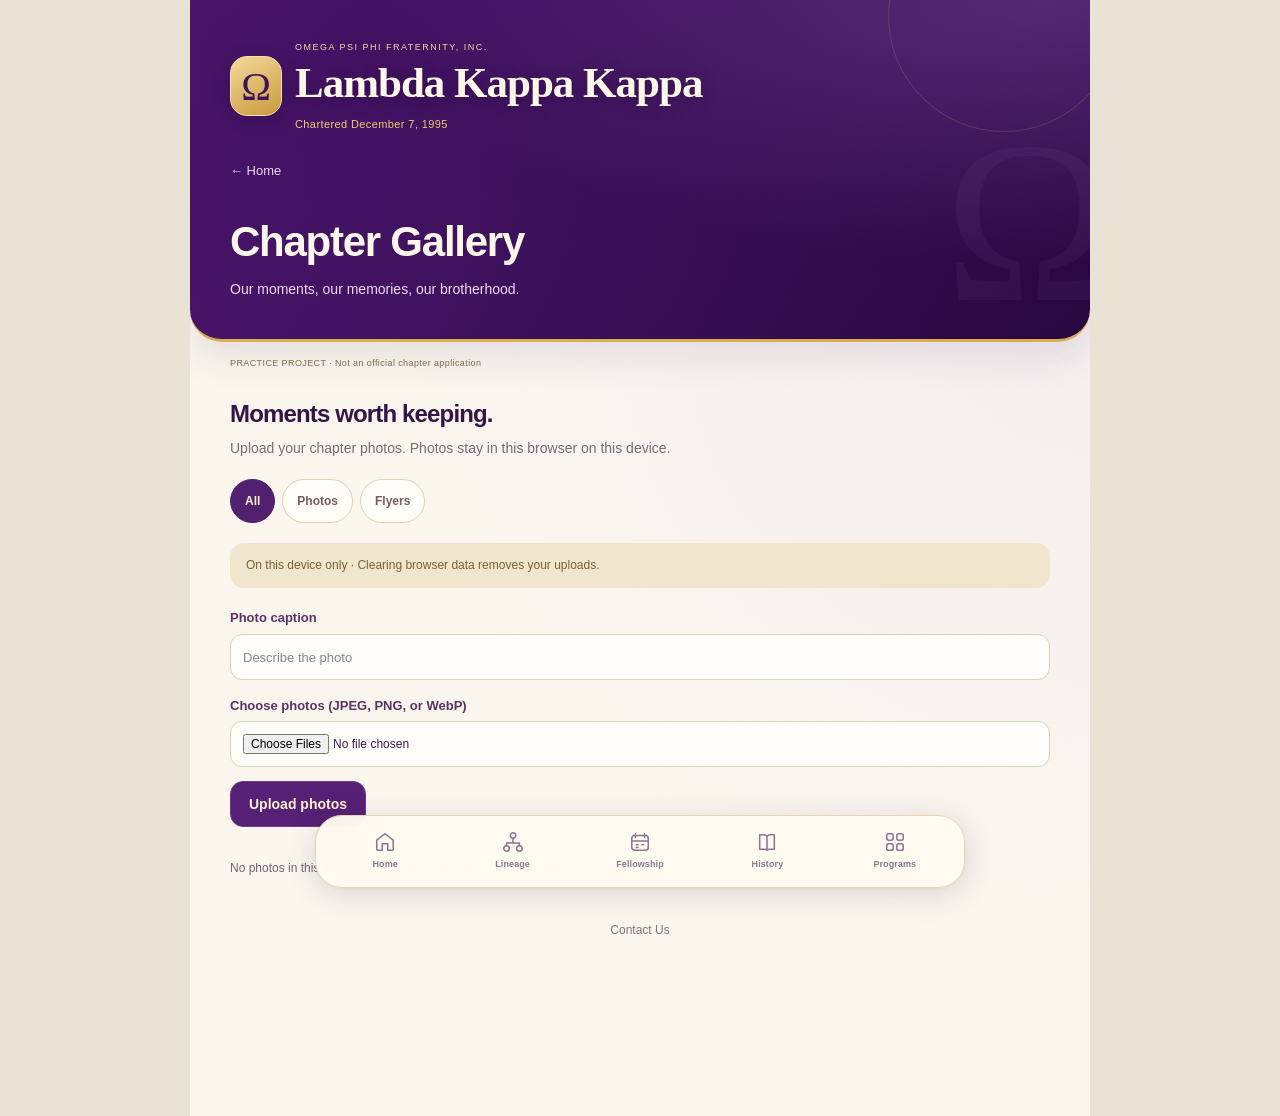
<file: gallery.html>
<!doctype html>
<html lang="en"><head><meta charset="utf-8"><meta name="viewport" content="width=device-width,initial-scale=1,viewport-fit=cover"><meta name="theme-color" content="#28133e"><title>LKK · Gallery</title><style>
:root{--purple:#28133e;--gold:#e4bd66;--ink:#271e30;--muted:#756e7a;--paper:#faf8f4;--line:#e8e1d8}*{box-sizing:border-box}body{margin:0;background:#eae5ee;color:var(--ink);font:15px/1.5 -apple-system,BlinkMacSystemFont,"Segoe UI",sans-serif}button,input{font:inherit}button{cursor:pointer}button:focus-visible,a:focus-visible,input:focus-visible{outline:3px solid #b582dc;outline-offset:3px}.app{max-width:760px;margin:auto;min-height:100dvh;background:var(--paper);padding-bottom:100px}header{background:var(--purple);color:#fff;padding:30px 25px 35px;position:relative;overflow:hidden}.brand{display:flex;align-items:center;gap:12px}.omega{color:var(--gold);font:42px Georgia,serif;line-height:1}.eyebrow{font-size:10px;letter-spacing:2.5px;text-transform:uppercase}.chapter{font-size:16px;letter-spacing:.3px}.back{display:inline-block;color:#dacbe7;text-decoration:none;font-size:12px;margin-top:30px}h1{font:46px/1.04 Georgia,serif;letter-spacing:-1px;margin:20px 0 15px}h1 em{color:var(--gold);font-weight:400}header p{color:#d1c5df;max-width:430px;margin:0}.watermark{position:absolute;right:-15px;top:100px;font:240px Georgia;color:#ffffff06;pointer-events:none}.notice{padding:10px 25px;background:#eee7d7;color:#655337;font-size:11px}main{padding:25px}.intro{display:flex;justify-content:space-between;align-items:center;gap:12px;margin-bottom:20px}h2{font:28px Georgia,serif;margin:0}.muted{color:var(--muted);font-size:12px}.tabs{display:flex;gap:7px;padding:5px;border:1px solid var(--line);border-radius:12px;margin-bottom:18px}.tabs button{flex:1;padding:10px;border:0;border-radius:8px;background:transparent;color:var(--muted)}.tabs button[aria-selected=true]{background:var(--purple);color:#fff}.search{width:100%;padding:14px 16px;border:1px solid var(--line);background:#fff;border-radius:12px;margin-bottom:20px}.empty{border:1px solid var(--line);background:#fff;border-radius:18px;padding:45px 22px;text-align:center}.calendar{margin:auto auto 20px;width:56px;height:60px;border:2px solid #d5c3e2;border-radius:10px;display:grid;place-content:center;color:#78568f;font-size:25px;border-top:12px solid #d5c3e2}.empty h3{font:25px Georgia,serif;margin:0 0 12px}.empty p{font-size:13px;color:var(--muted);max-width:350px;margin:auto}.event{display:grid;grid-template-columns:65px 1fr;gap:17px;border:1px solid var(--line);border-radius:16px;background:white;padding:20px;margin-bottom:14px}.date{text-align:center;color:#704a8d;background:#f1ebf5;border-radius:10px;padding:10px 3px;height:max-content}.date small{display:block;font-size:11px;text-transform:uppercase;letter-spacing:1px}.date strong{font:30px Georgia,serif}.event h3{font:24px/1.2 Georgia,serif;margin:6px 0 12px}.event p{color:var(--muted);font-size:13px;white-space:pre-line}.meta{font-size:12px;color:var(--muted);margin-bottom:5px}.tag{color:#795c38;font-size:10px;letter-spacing:1.2px;text-transform:uppercase}.action{display:inline-block;background:var(--purple);color:#fff;text-decoration:none;padding:10px 14px;border-radius:8px;font-size:13px}.note{font-size:12px;color:var(--muted);margin-top:25px}.nav{position:fixed;bottom:0;left:50%;transform:translateX(-50%);width:min(760px,100%);display:flex;background:#fff;border-top:1px solid var(--line);padding:9px 12px calc(10px + env(safe-area-inset-bottom));z-index:5}.nav a{flex:1;text-align:center;text-decoration:none;color:var(--muted);padding:8px;border-radius:10px;font-size:12px}.nav span{display:block;font-size:19px;margin-bottom:2px}.nav a[aria-current=page]{color:var(--purple);background:#f0eaf5}@media(min-width:650px){header{padding:40px}h1{font-size:58px}main{padding:30px 40px}.notice{padding-left:40px}.watermark{right:35px}}
.site-links{display:flex;gap:6px;overflow-x:auto;padding:12px 20px;border-bottom:1px solid #e8e1d8;background:#faf8f4}.site-links a{padding:8px 12px;border-radius:8px;color:#69428b;text-decoration:none;font-size:13px;white-space:nowrap}.site-links a[aria-current=page]{background:#28133e;color:#fff}.site-links a:focus-visible{outline:3px solid #b582dc;outline-offset:2px}.panel{padding:23px;background:#fff;border:1px solid #e8e1d8;border-radius:16px;margin-bottom:16px}.panel h2{margin-bottom:12px}.panel p{color:#62596a;font-size:14px}.panel a,.source a{color:#69428b}.source{font-size:12px;color:#756e7a;margin:24px 0}.milestone{display:grid;grid-template-columns:65px 1fr;gap:18px;padding:15px 0;border-top:1px solid #e8e1d8;font-size:14px}.milestone strong{color:#795c38}.programs{display:grid;gap:12px}.programs .panel{margin:0}.programs h2{font-size:23px}.programs p{margin-bottom:0}.principles{display:flex;gap:8px;flex-wrap:wrap}.principles span{background:#f0eaf5;color:#69428b;border-radius:20px;padding:6px 12px;font-size:12px}@media(min-width:650px){.programs{grid-template-columns:1fr 1fr}.site-links{padding-left:35px}}
/* Chapter identity and interaction polish */
.brand{align-items:flex-start}.brand>div{min-width:0}.chapter{font-size:clamp(28px,6.8vw,40px);font-weight:600;line-height:1.18;letter-spacing:-.6px;margin-top:5px}.eyebrow{letter-spacing:1.4px;line-height:1.6}.charter{color:#e4bd66;font-size:12px;letter-spacing:.5px;margin-top:9px}.omega{flex-shrink:0}
a,button{touch-action:manipulation}button,a.card,.line-card,.team{transition:transform .18s ease,box-shadow .18s ease,background-color .18s ease,border-color .18s ease}.card:hover,.line-card:hover{transform:translateY(-3px);box-shadow:0 9px 24px #28133e12}.card:active,.line-card:active{transform:scale(.985)}.nav a,.site-links a{transition:background-color .18s ease,color .18s ease}.nav a:hover,.site-links a:hover{background:#ece4f2;color:#28133e}.card .arrow{transition:transform .2s ease}.card:hover .arrow{transform:translate(2px,-2px)}
@keyframes gentle-entry{from{opacity:.5;transform:translateY(8px)}to{opacity:1;transform:translateY(0)}}main{animation:gentle-entry .35s ease-out both}
@media(prefers-reduced-motion:reduce){*,*::before,*::after{animation:none!important;transition:none!important;scroll-behavior:auto!important}.card:hover,.line-card:hover,.card:active,.line-card:active,.card:hover .arrow{transform:none}}
</style><link rel="stylesheet" href="chapter-ui.css?v=5"><link rel="manifest" href="manifest.webmanifest"><link rel="apple-touch-icon" sizes="180x180" href="icon-180.png"><link rel="icon" type="image/png" sizes="192x192" href="icon-192.png"><meta name="apple-mobile-web-app-capable" content="yes"><meta name="apple-mobile-web-app-title" content="LKK"><meta name="apple-mobile-web-app-status-bar-style" content="default"></head><body data-page="gallery"><div class="app"><header><div class="brand"><span class="omega" aria-hidden="true">Ω</span><div><div class="eyebrow">Omega Psi Phi Fraternity, Inc.</div><div class="chapter">Lambda Kappa Kappa</div><div class="charter">Chartered December 7, 1995</div></div></div><div class="watermark" aria-hidden="true">Ω</div><a class="back" href="index.html">← Home</a><h1>Chapter Gallery</h1><p>Our moments, our memories, our brotherhood.</p></header><div class="notice">PRACTICE PROJECT · Not an official chapter application</div><main><h2>Moments worth keeping.</h2><p class="intro">Upload your chapter photos. Photos stay in this browser on this device.</p><div class="timeline-filters" role="group" aria-label="Gallery categories"><button type="button" data-gallery-filter="all" aria-pressed="true">All</button><button type="button" data-gallery-filter="photos" aria-pressed="false">Photos</button><button type="button" data-gallery-filter="flyers" aria-pressed="false">Flyers</button></div><div class="local-notice">On this device only · Clearing browser data removes your uploads.</div><form id="photo-upload" class="local-form"><label for="photo-caption-input">Photo caption</label><input id="photo-caption-input" maxlength="140" placeholder="Describe the photo"><label for="photo-files">Choose photos (JPEG, PNG, or WebP)</label><input id="photo-files" type="file" accept="image/jpeg,image/png,image/webp" multiple required><button class="local-primary" type="submit">Upload photos</button></form><div id="gallery-grid" class="gallery-grid"></div><p id="gallery-status" class="muted" role="status"></p><dialog id="photo-view" aria-labelledby="photo-caption"><button class="dialog-close" type="button" aria-label="Close gallery image">×</button><h2 id="photo-caption"></h2><img id="photo-full" alt="" style="display:block;width:100%;height:auto;border-radius:14px"></dialog><script src="gallery-local.js" defer></script><p class="contact-footer"><a href="contact.html">Contact Us</a></p></main></div><nav class="app-dock" aria-label="Main navigation"><a href="index.html"><svg viewBox="0 0 24 24" fill="none" stroke="currentColor" stroke-linecap="round" stroke-linejoin="round" aria-hidden="true"><path d="m3 10 9-7 9 7v10a1 1 0 0 1-1 1h-5v-7H9v7H4a1 1 0 0 1-1-1Z"/></svg><span>Home</span></a><a href="lineage.html"><svg viewBox="0 0 24 24" fill="none" stroke="currentColor" stroke-linecap="round" stroke-linejoin="round" aria-hidden="true"><circle cx="12" cy="5" r="3"/><circle cx="5" cy="19" r="3"/><circle cx="19" cy="19" r="3"/><path d="M12 8v5M5 16v-3h14v3"/></svg><span>Lineage</span></a><a href="events.html"><svg viewBox="0 0 24 24" fill="none" stroke="currentColor" stroke-linecap="round" stroke-linejoin="round" aria-hidden="true"><rect x="3" y="5" width="18" height="16" rx="3"/><path d="M7 3v4m10-4v4M3 11h18m-13 4h2m4 0h2m-8 3h2"/></svg><span>Fellowship</span></a><a href="history.html"><svg viewBox="0 0 24 24" fill="none" stroke="currentColor" stroke-linecap="round" stroke-linejoin="round" aria-hidden="true"><path d="M4 4h5a4 4 0 0 1 3 2 4 4 0 0 1 3-2h5v16h-5a4 4 0 0 0-3 1 4 4 0 0 0-3-1H4Zm8 2v15"/></svg><span>History</span></a><a href="programs.html"><svg viewBox="0 0 24 24" fill="none" stroke="currentColor" stroke-linecap="round" stroke-linejoin="round" aria-hidden="true"><rect x="3" y="3" width="7" height="7" rx="2"/><rect x="14" y="3" width="7" height="7" rx="2"/><rect x="3" y="14" width="7" height="7" rx="2"/><rect x="14" y="14" width="7" height="7" rx="2"/></svg><span>Programs</span></a></nav></body></html>
</file>
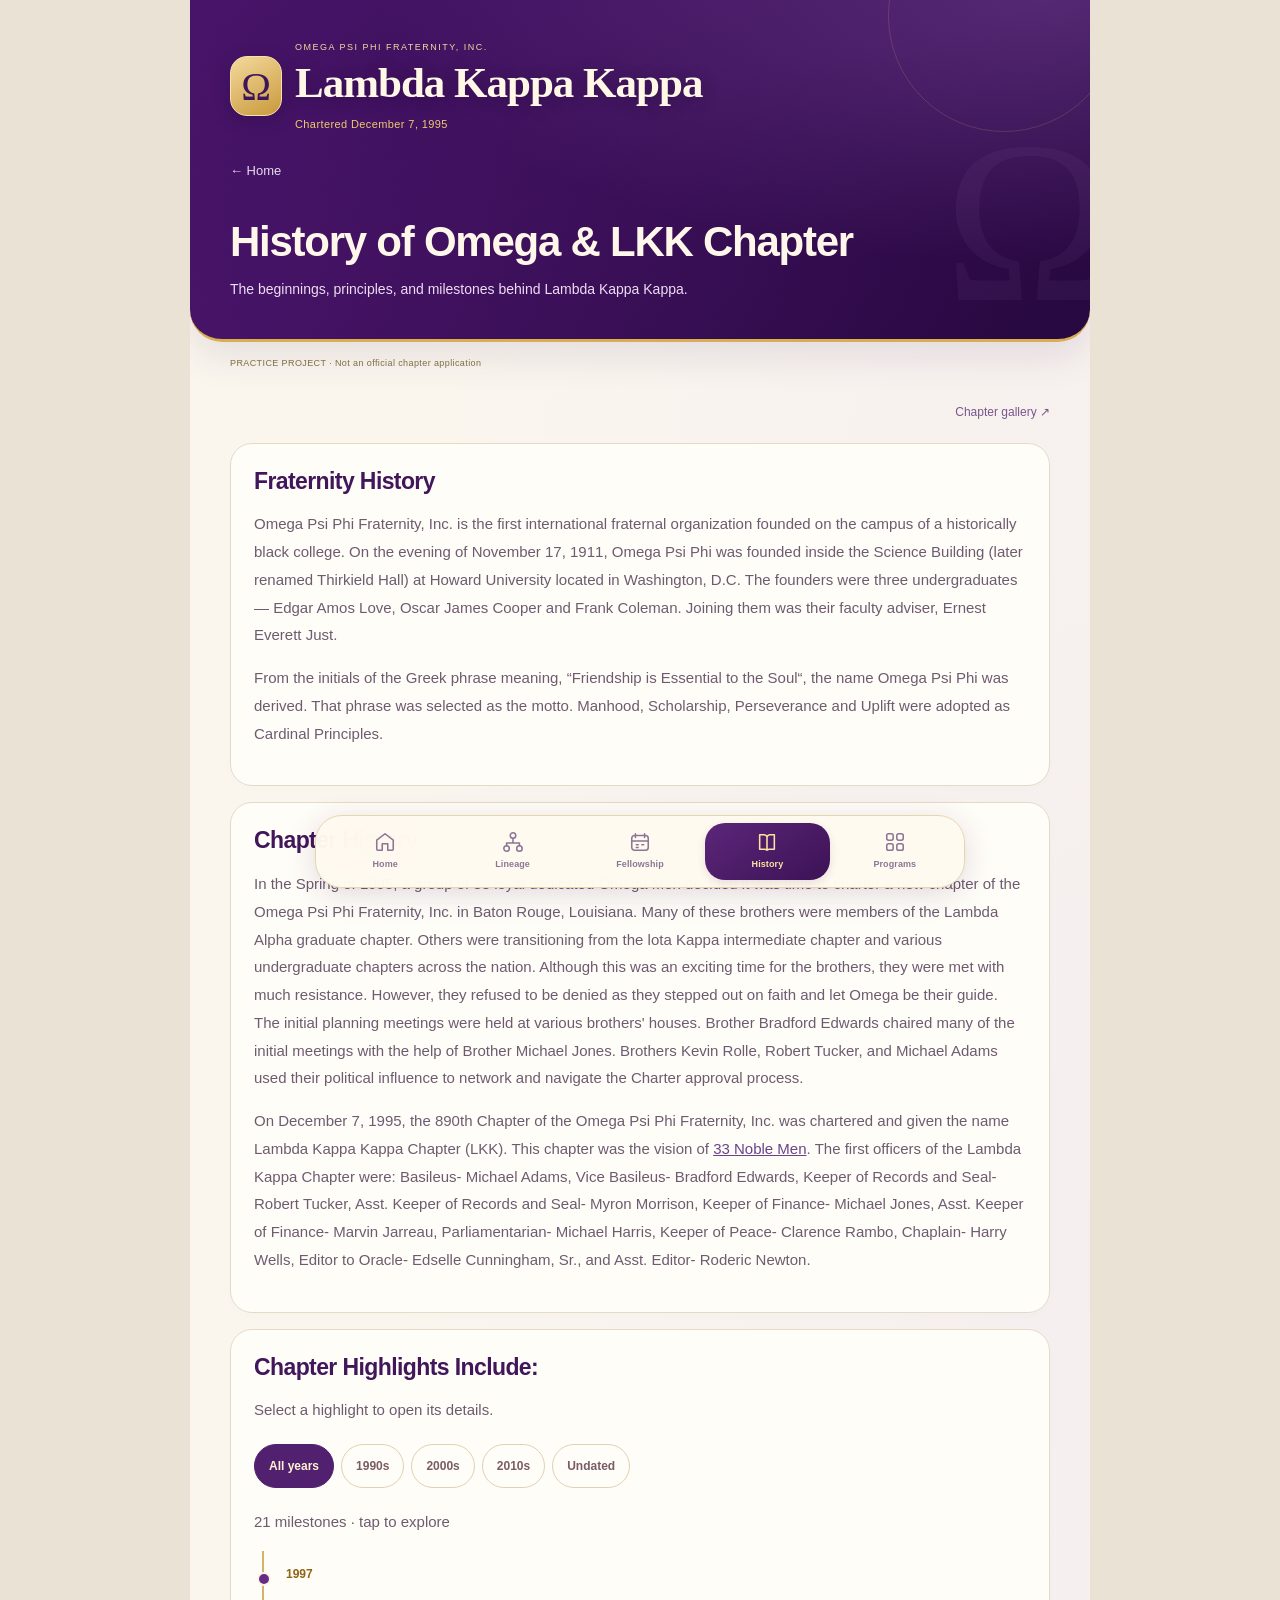
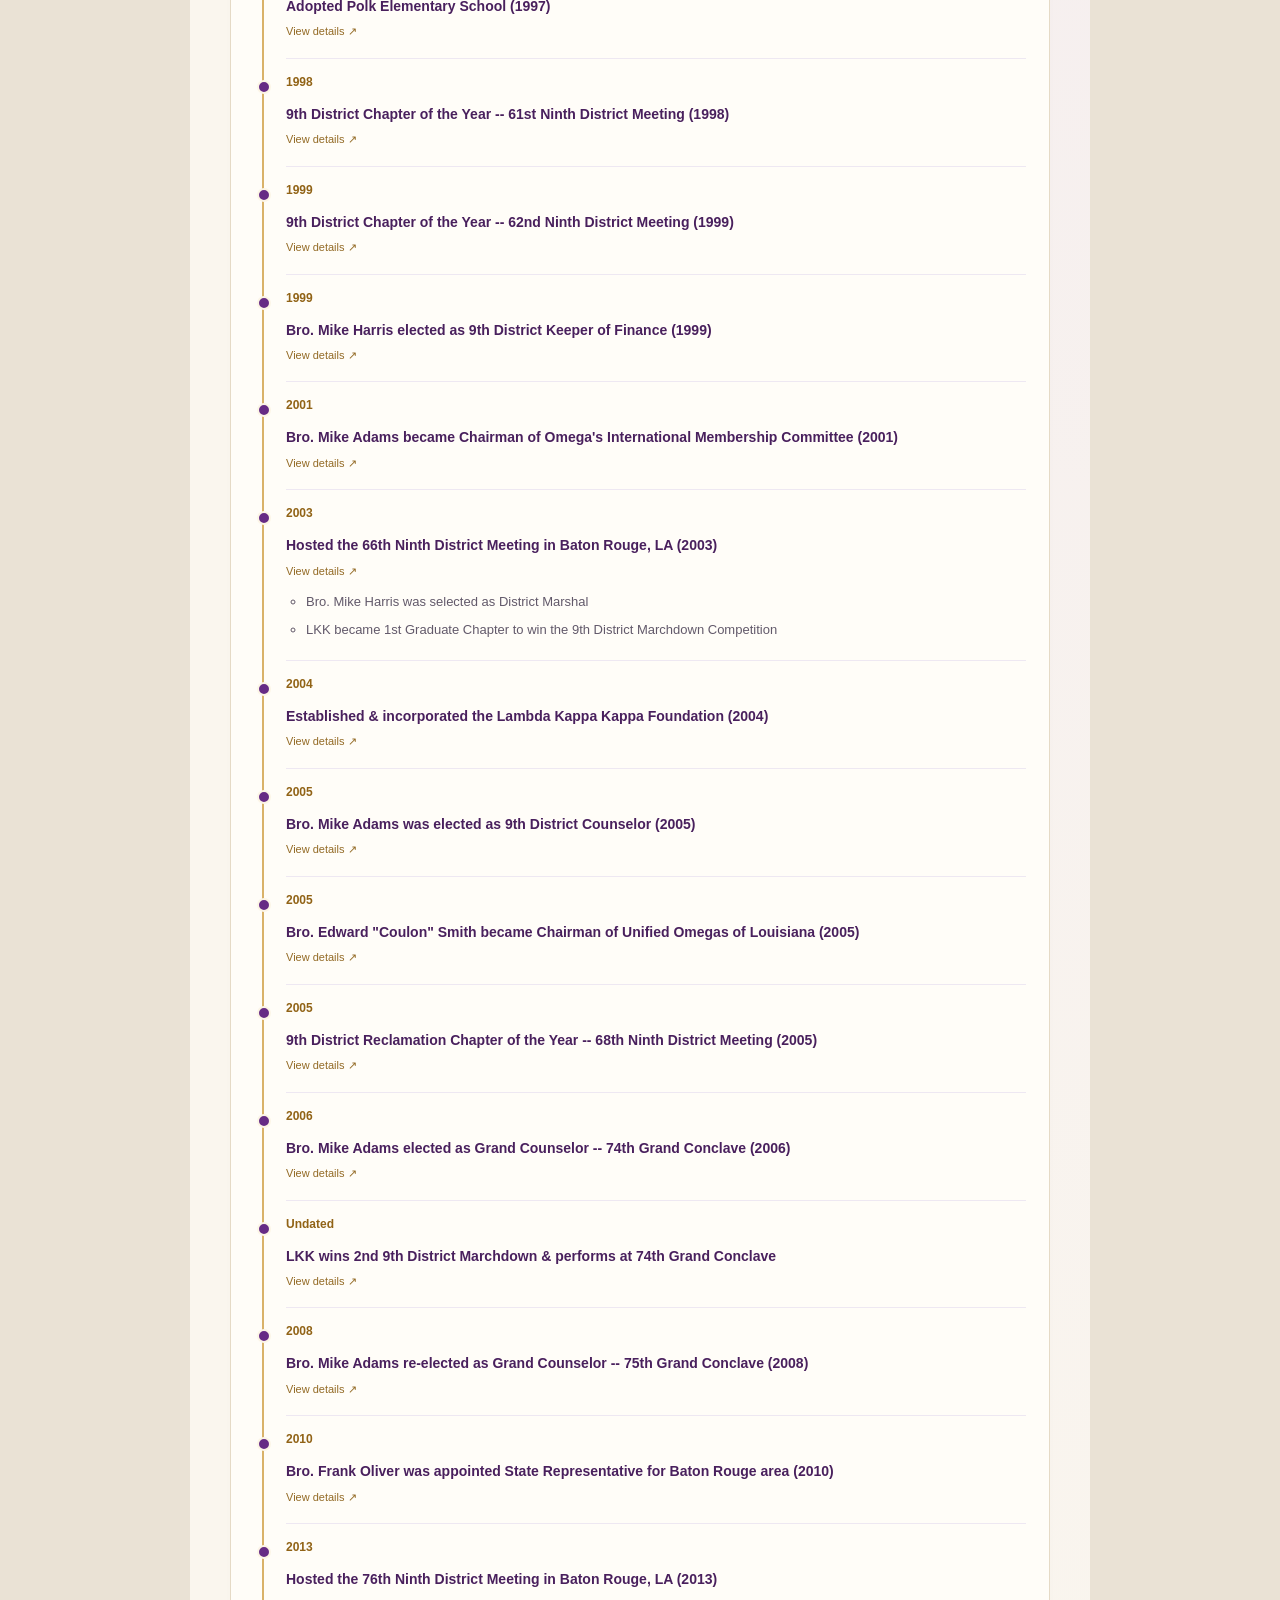
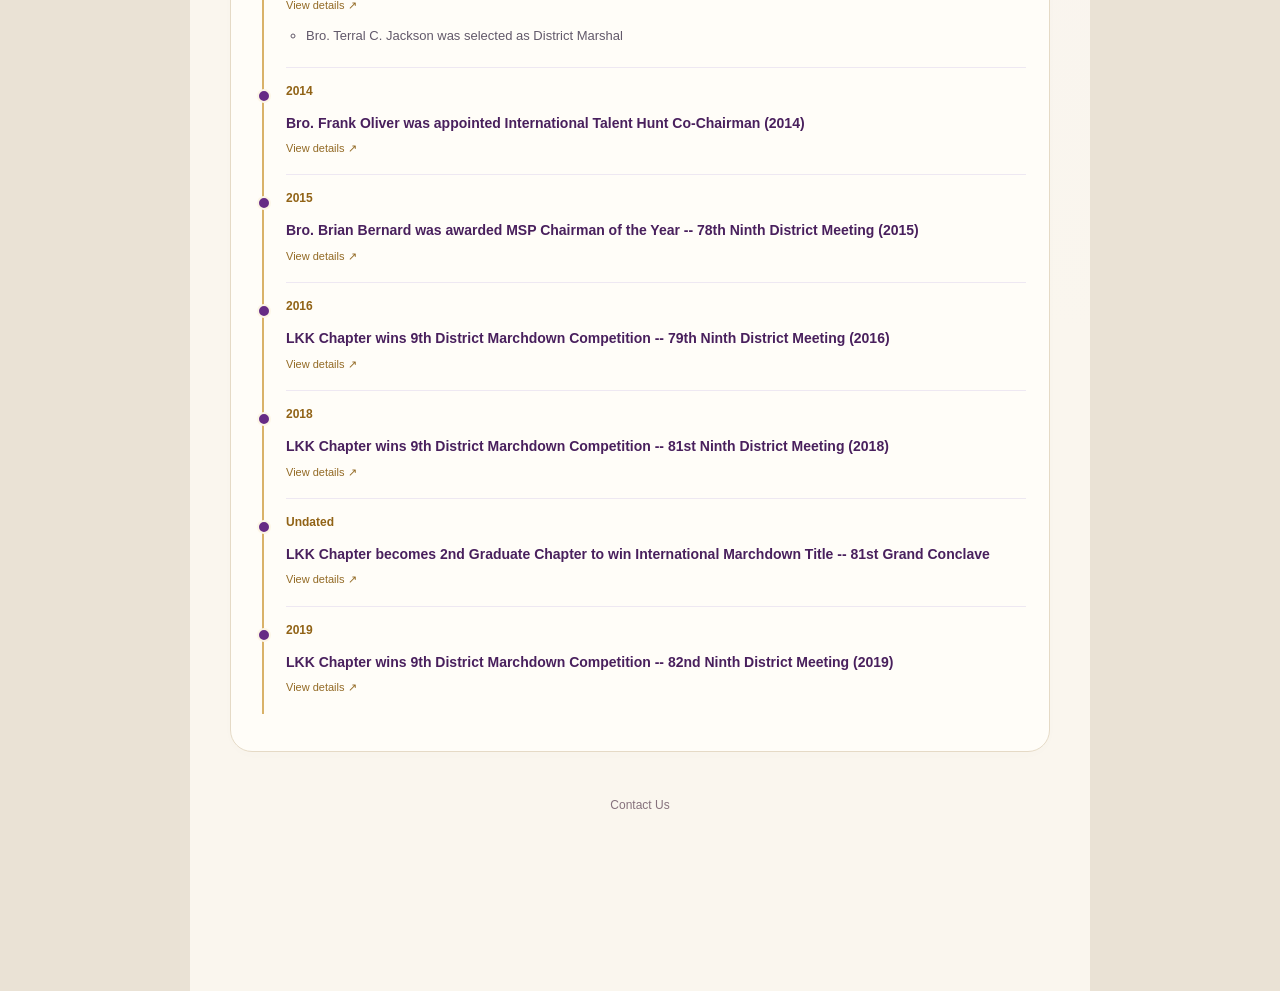
<file: history.html>
<!doctype html>
<html lang="en"><head><meta charset="utf-8"><meta name="viewport" content="width=device-width,initial-scale=1,viewport-fit=cover"><meta name="theme-color" content="#28133e"><title>LKK · History</title><style>
:root{--purple:#28133e;--gold:#e4bd66;--ink:#271e30;--muted:#756e7a;--paper:#faf8f4;--line:#e8e1d8}*{box-sizing:border-box}body{margin:0;background:#eae5ee;color:var(--ink);font:15px/1.5 -apple-system,BlinkMacSystemFont,"Segoe UI",sans-serif}button,input{font:inherit}button{cursor:pointer}button:focus-visible,a:focus-visible,input:focus-visible{outline:3px solid #b582dc;outline-offset:3px}.app{max-width:760px;margin:auto;min-height:100dvh;background:var(--paper);padding-bottom:100px}header{background:var(--purple);color:#fff;padding:30px 25px 35px;position:relative;overflow:hidden}.brand{display:flex;align-items:center;gap:12px}.omega{color:var(--gold);font:42px Georgia,serif;line-height:1}.eyebrow{font-size:10px;letter-spacing:2.5px;text-transform:uppercase}.chapter{font-size:16px;letter-spacing:.3px}.back{display:inline-block;color:#dacbe7;text-decoration:none;font-size:12px;margin-top:30px}h1{font:46px/1.04 Georgia,serif;letter-spacing:-1px;margin:20px 0 15px}h1 em{color:var(--gold);font-weight:400}header p{color:#d1c5df;max-width:430px;margin:0}.watermark{position:absolute;right:-15px;top:100px;font:240px Georgia;color:#ffffff06;pointer-events:none}.notice{padding:10px 25px;background:#eee7d7;color:#655337;font-size:11px}main{padding:25px}.intro{display:flex;justify-content:space-between;align-items:center;gap:12px;margin-bottom:20px}h2{font:28px Georgia,serif;margin:0}.muted{color:var(--muted);font-size:12px}.tabs{display:flex;gap:7px;padding:5px;border:1px solid var(--line);border-radius:12px;margin-bottom:18px}.tabs button{flex:1;padding:10px;border:0;border-radius:8px;background:transparent;color:var(--muted)}.tabs button[aria-selected=true]{background:var(--purple);color:#fff}.search{width:100%;padding:14px 16px;border:1px solid var(--line);background:#fff;border-radius:12px;margin-bottom:20px}.empty{border:1px solid var(--line);background:#fff;border-radius:18px;padding:45px 22px;text-align:center}.calendar{margin:auto auto 20px;width:56px;height:60px;border:2px solid #d5c3e2;border-radius:10px;display:grid;place-content:center;color:#78568f;font-size:25px;border-top:12px solid #d5c3e2}.empty h3{font:25px Georgia,serif;margin:0 0 12px}.empty p{font-size:13px;color:var(--muted);max-width:350px;margin:auto}.event{display:grid;grid-template-columns:65px 1fr;gap:17px;border:1px solid var(--line);border-radius:16px;background:white;padding:20px;margin-bottom:14px}.date{text-align:center;color:#704a8d;background:#f1ebf5;border-radius:10px;padding:10px 3px;height:max-content}.date small{display:block;font-size:11px;text-transform:uppercase;letter-spacing:1px}.date strong{font:30px Georgia,serif}.event h3{font:24px/1.2 Georgia,serif;margin:6px 0 12px}.event p{color:var(--muted);font-size:13px;white-space:pre-line}.meta{font-size:12px;color:var(--muted);margin-bottom:5px}.tag{color:#795c38;font-size:10px;letter-spacing:1.2px;text-transform:uppercase}.action{display:inline-block;background:var(--purple);color:#fff;text-decoration:none;padding:10px 14px;border-radius:8px;font-size:13px}.note{font-size:12px;color:var(--muted);margin-top:25px}.nav{position:fixed;bottom:0;left:50%;transform:translateX(-50%);width:min(760px,100%);display:flex;background:#fff;border-top:1px solid var(--line);padding:9px 12px calc(10px + env(safe-area-inset-bottom));z-index:5}.nav a{flex:1;text-align:center;text-decoration:none;color:var(--muted);padding:8px;border-radius:10px;font-size:12px}.nav span{display:block;font-size:19px;margin-bottom:2px}.nav a[aria-current=page]{color:var(--purple);background:#f0eaf5}@media(min-width:650px){header{padding:40px}h1{font-size:58px}main{padding:30px 40px}.notice{padding-left:40px}.watermark{right:35px}}
.site-links{display:flex;gap:6px;overflow-x:auto;padding:12px 20px;border-bottom:1px solid #e8e1d8;background:#faf8f4}.site-links a{padding:8px 12px;border-radius:8px;color:#69428b;text-decoration:none;font-size:13px;white-space:nowrap}.site-links a[aria-current=page]{background:#28133e;color:#fff}.site-links a:focus-visible{outline:3px solid #b582dc;outline-offset:2px}.panel{padding:23px;background:#fff;border:1px solid #e8e1d8;border-radius:16px;margin-bottom:16px}.panel h2{margin-bottom:12px}.panel p{color:#62596a;font-size:14px}.panel a,.source a{color:#69428b}.source{font-size:12px;color:#756e7a;margin:24px 0}.milestone{display:grid;grid-template-columns:65px 1fr;gap:18px;padding:15px 0;border-top:1px solid #e8e1d8;font-size:14px}.milestone strong{color:#795c38}.programs{display:grid;gap:12px}.programs .panel{margin:0}.programs h2{font-size:23px}.programs p{margin-bottom:0}.principles{display:flex;gap:8px;flex-wrap:wrap}.principles span{background:#f0eaf5;color:#69428b;border-radius:20px;padding:6px 12px;font-size:12px}@media(min-width:650px){.programs{grid-template-columns:1fr 1fr}.site-links{padding-left:35px}}.highlights{padding-left:22px;color:#62596a;font-size:14px}.highlights>li{padding:10px 0;border-bottom:1px solid #e8e1d8}.highlights>li:last-child{border:0}.highlights ul{padding-left:20px;margin-top:8px}.highlights ul li{margin:6px 0}.highlights strong{font-weight:600}
/* Chapter identity and interaction polish */
.brand{align-items:flex-start}.brand>div{min-width:0}.chapter{font-size:clamp(28px,6.8vw,40px);font-weight:600;line-height:1.18;letter-spacing:-.6px;margin-top:5px}.eyebrow{letter-spacing:1.4px;line-height:1.6}.charter{color:#e4bd66;font-size:12px;letter-spacing:.5px;margin-top:9px}.omega{flex-shrink:0}
a,button{touch-action:manipulation}button,a.card,.line-card,.team{transition:transform .18s ease,box-shadow .18s ease,background-color .18s ease,border-color .18s ease}.card:hover,.line-card:hover{transform:translateY(-3px);box-shadow:0 9px 24px #28133e12}.card:active,.line-card:active{transform:scale(.985)}.nav a,.site-links a{transition:background-color .18s ease,color .18s ease}.nav a:hover,.site-links a:hover{background:#ece4f2;color:#28133e}.card .arrow{transition:transform .2s ease}.card:hover .arrow{transform:translate(2px,-2px)}
@keyframes gentle-entry{from{opacity:.5;transform:translateY(8px)}to{opacity:1;transform:translateY(0)}}main{animation:gentle-entry .35s ease-out both}
@media(prefers-reduced-motion:reduce){*,*::before,*::after{animation:none!important;transition:none!important;scroll-behavior:auto!important}.card:hover,.line-card:hover,.card:active,.line-card:active,.card:hover .arrow{transform:none}}
.highlight-open{display:block;width:100%;border:0;background:transparent;text-align:left;padding:4px 0;color:inherit;font:inherit;cursor:pointer}.highlight-open strong{color:#49305b}.highlight-open .prompt{display:block;color:#795c38;font-size:11px;margin-top:6px}.highlight-open:hover strong{text-decoration:underline}.highlight-open:focus-visible{outline:3px solid #b582dc;outline-offset:4px}dialog{border:0;border-radius:18px;padding:26px;width:min(540px,calc(100% - 30px));max-height:85dvh;background:#faf8f4;color:#271e30}dialog::backdrop{background:#1f122ba8;backdrop-filter:blur(4px)}.dialog-close{float:right;border:0;border-radius:50%;width:36px;height:36px;background:#eae3ef;color:#28133e;font-size:22px;cursor:pointer}dialog h2{font:27px/1.25 Georgia,serif;padding-right:24px;margin:12px 0 18px}dialog p,dialog li{font-size:14px;color:#62596a}.dialog-close:focus-visible{outline:3px solid #b582dc;outline-offset:3px}</style><link rel="stylesheet" href="chapter-ui.css?v=5"><link rel="manifest" href="manifest.webmanifest"><link rel="apple-touch-icon" sizes="180x180" href="icon-180.png"><link rel="icon" type="image/png" sizes="192x192" href="icon-192.png"><meta name="apple-mobile-web-app-capable" content="yes"><meta name="apple-mobile-web-app-title" content="LKK"><meta name="apple-mobile-web-app-status-bar-style" content="default"></head><body data-page="history"><div class="app"><header><div class="brand"><span class="omega" aria-hidden="true">Ω</span><div><div class="eyebrow">Omega Psi Phi Fraternity, Inc.</div><div class="chapter">Lambda Kappa Kappa</div><div class="charter">Chartered December 7, 1995</div></div></div><div class="watermark" aria-hidden="true">Ω</div><a class="back" href="index.html">← Home</a><h1>History of Omega &amp; LKK Chapter</h1><p>The beginnings, principles, and milestones behind Lambda Kappa Kappa.</p></header><div class="notice">PRACTICE PROJECT · Not an official chapter application</div><main><p class="gallery-shortcut"><a href="gallery.html">Chapter gallery ↗</a></p><section class="panel"><h2>Fraternity History</h2><p>Omega Psi Phi Fraternity, Inc. is the first international fraternal organization founded on the campus of a historically black college. On the evening of November 17, 1911, Omega Psi Phi was founded inside the Science Building (later renamed Thirkield Hall) at Howard University located in Washington, D.C. The founders were three undergraduates — Edgar Amos Love, Oscar James Cooper and Frank Coleman. Joining them was their faculty adviser, Ernest Everett Just.</p><p>From the initials of the Greek phrase meaning, “Friendship is Essential to the Soul“, the name Omega Psi Phi was derived. That phrase was selected as the motto. Manhood, Scholarship, Perseverance and Uplift were adopted as Cardinal Principles.</p></section>
<section class="panel"><h2>Chapter History</h2><p>In the Spring of 1995, a group of 33 loyal dedicated Omega Men decided it was time to charter a new chapter of the Omega Psi Phi Fraternity, Inc. in Baton Rouge, Louisiana. Many of these brothers were members of the Lambda Alpha graduate chapter. Others were transitioning from the lota Kappa intermediate chapter and various undergraduate chapters across the nation. Although this was an exciting time for the brothers, they were met with much resistance. However, they refused to be denied as they stepped out on faith and let Omega be their guide. The initial planning meetings were held at various brothers' houses. Brother Bradford Edwards chaired many of the initial meetings with the help of Brother Michael Jones. Brothers Kevin Rolle, Robert Tucker, and Michael Adams used their political influence to network and navigate the Charter approval process.</p><p>On December 7, 1995, the 890th Chapter of the Omega Psi Phi Fraternity, Inc. was chartered and given the name Lambda Kappa Kappa Chapter (LKK). This chapter was the vision of <a href="lineage.html">33 Noble Men</a>. The first officers of the Lambda Kappa Chapter were: Basileus- Michael Adams, Vice Basileus- Bradford Edwards, Keeper of Records and Seal- Robert Tucker, Asst. Keeper of Records and Seal- Myron Morrison, Keeper of Finance- Michael Jones, Asst. Keeper of Finance- Marvin Jarreau, Parliamentarian- Michael Harris, Keeper of Peace- Clarence Rambo, Chaplain- Harry Wells, Editor to Oracle- Edselle Cunningham, Sr., and Asst. Editor- Roderic Newton.</p></section>
<section class="panel"><h2>Chapter Highlights Include:</h2><p class="muted">Select a highlight to open its details.</p><div class="timeline-filters" role="group" aria-label="Filter timeline"><button type="button" data-era="all" aria-pressed="true">All years</button><button type="button" data-era="1990" aria-pressed="false">1990s</button><button type="button" data-era="2000" aria-pressed="false">2000s</button><button type="button" data-era="2010" aria-pressed="false">2010s</button><button type="button" data-era="unknown" aria-pressed="false">Undated</button></div><p id="timeline-status" class="muted" role="status"></p><ul class="highlights history-timeline"><li><strong>Adopted Polk Elementary School (1997)</strong></li><li><strong>9th District Chapter of the Year -- 61st Ninth District Meeting (1998)</strong></li><li><strong>9th District Chapter of the Year -- 62nd Ninth District Meeting (1999)</strong></li><li><strong>Bro. Mike Harris elected as 9th District Keeper of Finance (1999)</strong></li><li><strong>Bro. Mike Adams became Chairman of Omega&#x27;s International Membership Committee (2001)</strong></li><li><strong>Hosted the 66th Ninth District Meeting in Baton Rouge, LA (2003)</strong><ul><li>Bro. Mike Harris was selected as District Marshal</li><li>LKK became 1st Graduate Chapter to win the 9th District Marchdown Competition</li></ul></li><li><strong>Established &amp; incorporated the Lambda Kappa Kappa Foundation (2004)</strong></li><li><strong>Bro. Mike Adams was elected as 9th District Counselor (2005)</strong></li><li><strong>Bro. Edward &quot;Coulon&quot; Smith became Chairman of Unified Omegas of Louisiana (2005)</strong></li><li><strong>9th District Reclamation Chapter of the Year -- 68th Ninth District Meeting (2005)</strong></li><li><strong>Bro. Mike Adams elected as Grand Counselor -- 74th Grand Conclave (2006)</strong></li><li><strong>LKK wins 2nd 9th District Marchdown &amp; performs at 74th Grand Conclave</strong></li><li><strong>Bro. Mike Adams re-elected as Grand Counselor -- 75th Grand Conclave (2008)</strong></li><li><strong>Bro. Frank Oliver was appointed State Representative for Baton Rouge area (2010)</strong></li><li><strong>Hosted the 76th Ninth District Meeting in Baton Rouge, LA (2013)</strong><ul><li>Bro. Terral C. Jackson was selected as District Marshal</li></ul></li><li><strong>Bro. Frank Oliver was appointed International Talent Hunt Co-Chairman (2014)</strong></li><li><strong>Bro. Brian Bernard was awarded MSP Chairman of the Year -- 78th Ninth District Meeting (2015)</strong></li><li><strong>LKK Chapter wins 9th District Marchdown Competition -- 79th Ninth District Meeting (2016)</strong></li><li><strong>LKK Chapter wins 9th District Marchdown Competition -- 81st Ninth District Meeting (2018)</strong></li><li><strong>LKK Chapter becomes 2nd Graduate Chapter to win International Marchdown Title -- 81st Grand Conclave</strong></li><li><strong>LKK Chapter wins 9th District Marchdown Competition -- 82nd Ninth District Meeting (2019)</strong></li></ul></section><p class="contact-footer"><a href="contact.html">Contact Us</a></p></main></div><dialog id="history-detail" aria-labelledby="detail-title"><button class="dialog-close" aria-label="Close history details" type="button">×</button><div class="tag">Chapter history</div><h2 id="detail-title"></h2><div id="detail-body"></div></dialog>
<script>
const historyDialog=document.getElementById('history-detail'),detailTitle=document.getElementById('detail-title'),detailBody=document.getElementById('detail-body');
document.querySelectorAll('.highlights>li').forEach(item=>{const strong=item.querySelector(':scope>strong'),subpoints=item.querySelector(':scope>ul'),button=document.createElement('button');button.type='button';button.className='highlight-open';button.setAttribute('aria-haspopup','dialog');button.setAttribute('aria-controls','history-detail');const title=strong.textContent;button.append(strong);const hint=document.createElement('span');hint.className='prompt';hint.textContent='View details ↗';button.append(hint);item.prepend(button);button.addEventListener('click',()=>{detailTitle.textContent=title;detailBody.replaceChildren();if(subpoints)detailBody.append(subpoints.cloneNode(true));const note=document.createElement('p');note.textContent=subpoints?'This highlight and its related accomplishments are recorded in the chapter history above.':'This milestone is recorded in the chapter history. Additional details have not been provided.';detailBody.append(note);historyDialog.showModal()})});
historyDialog.querySelector('.dialog-close').addEventListener('click',()=>historyDialog.close());historyDialog.addEventListener('click',e=>{if(e.target!==historyDialog)return;const r=historyDialog.getBoundingClientRect();if(e.clientX<r.left||e.clientX>r.right||e.clientY<r.top||e.clientY>r.bottom)historyDialog.close()});

const timelineItems=Array.from(document.querySelectorAll('.highlights>li'));
timelineItems.forEach(item=>{const text=item.querySelector('strong').textContent,match=text.match(/\((19\d{2}|20\d{2})\)/);const year=match?Number(match[1]):null;item.dataset.era=year?String(Math.floor(year/10)*10):'unknown';const badge=document.createElement('span');badge.className='timeline-year';badge.textContent=year||'Undated';item.prepend(badge)});
document.getElementById('timeline-status').textContent=timelineItems.length+' milestones · tap to explore';
document.querySelector('.timeline-filters').addEventListener('click',event=>{const button=event.target.closest('[data-era]');if(!button)return;document.querySelectorAll('[data-era]').forEach(b=>{if(b.tagName==='BUTTON')b.setAttribute('aria-pressed',String(b===button))});let count=0;timelineItems.forEach(item=>{const visible=button.dataset.era==='all'||item.dataset.era===button.dataset.era;item.hidden=!visible;if(visible)count++});document.getElementById('timeline-status').textContent=count+' milestones · tap to explore'});
</script><nav class="app-dock" aria-label="Main navigation"><a href="index.html"><svg viewBox="0 0 24 24" fill="none" stroke="currentColor" stroke-linecap="round" stroke-linejoin="round" aria-hidden="true"><path d="m3 10 9-7 9 7v10a1 1 0 0 1-1 1h-5v-7H9v7H4a1 1 0 0 1-1-1Z"/></svg><span>Home</span></a><a href="lineage.html"><svg viewBox="0 0 24 24" fill="none" stroke="currentColor" stroke-linecap="round" stroke-linejoin="round" aria-hidden="true"><circle cx="12" cy="5" r="3"/><circle cx="5" cy="19" r="3"/><circle cx="19" cy="19" r="3"/><path d="M12 8v5M5 16v-3h14v3"/></svg><span>Lineage</span></a><a href="events.html"><svg viewBox="0 0 24 24" fill="none" stroke="currentColor" stroke-linecap="round" stroke-linejoin="round" aria-hidden="true"><rect x="3" y="5" width="18" height="16" rx="3"/><path d="M7 3v4m10-4v4M3 11h18m-13 4h2m4 0h2m-8 3h2"/></svg><span>Fellowship</span></a><a href="history.html" aria-current="page"><svg viewBox="0 0 24 24" fill="none" stroke="currentColor" stroke-linecap="round" stroke-linejoin="round" aria-hidden="true"><path d="M4 4h5a4 4 0 0 1 3 2 4 4 0 0 1 3-2h5v16h-5a4 4 0 0 0-3 1 4 4 0 0 0-3-1H4Zm8 2v15"/></svg><span>History</span></a><a href="programs.html"><svg viewBox="0 0 24 24" fill="none" stroke="currentColor" stroke-linecap="round" stroke-linejoin="round" aria-hidden="true"><rect x="3" y="3" width="7" height="7" rx="2"/><rect x="14" y="3" width="7" height="7" rx="2"/><rect x="3" y="14" width="7" height="7" rx="2"/><rect x="14" y="14" width="7" height="7" rx="2"/></svg><span>Programs</span></a></nav></body></html>
</file>
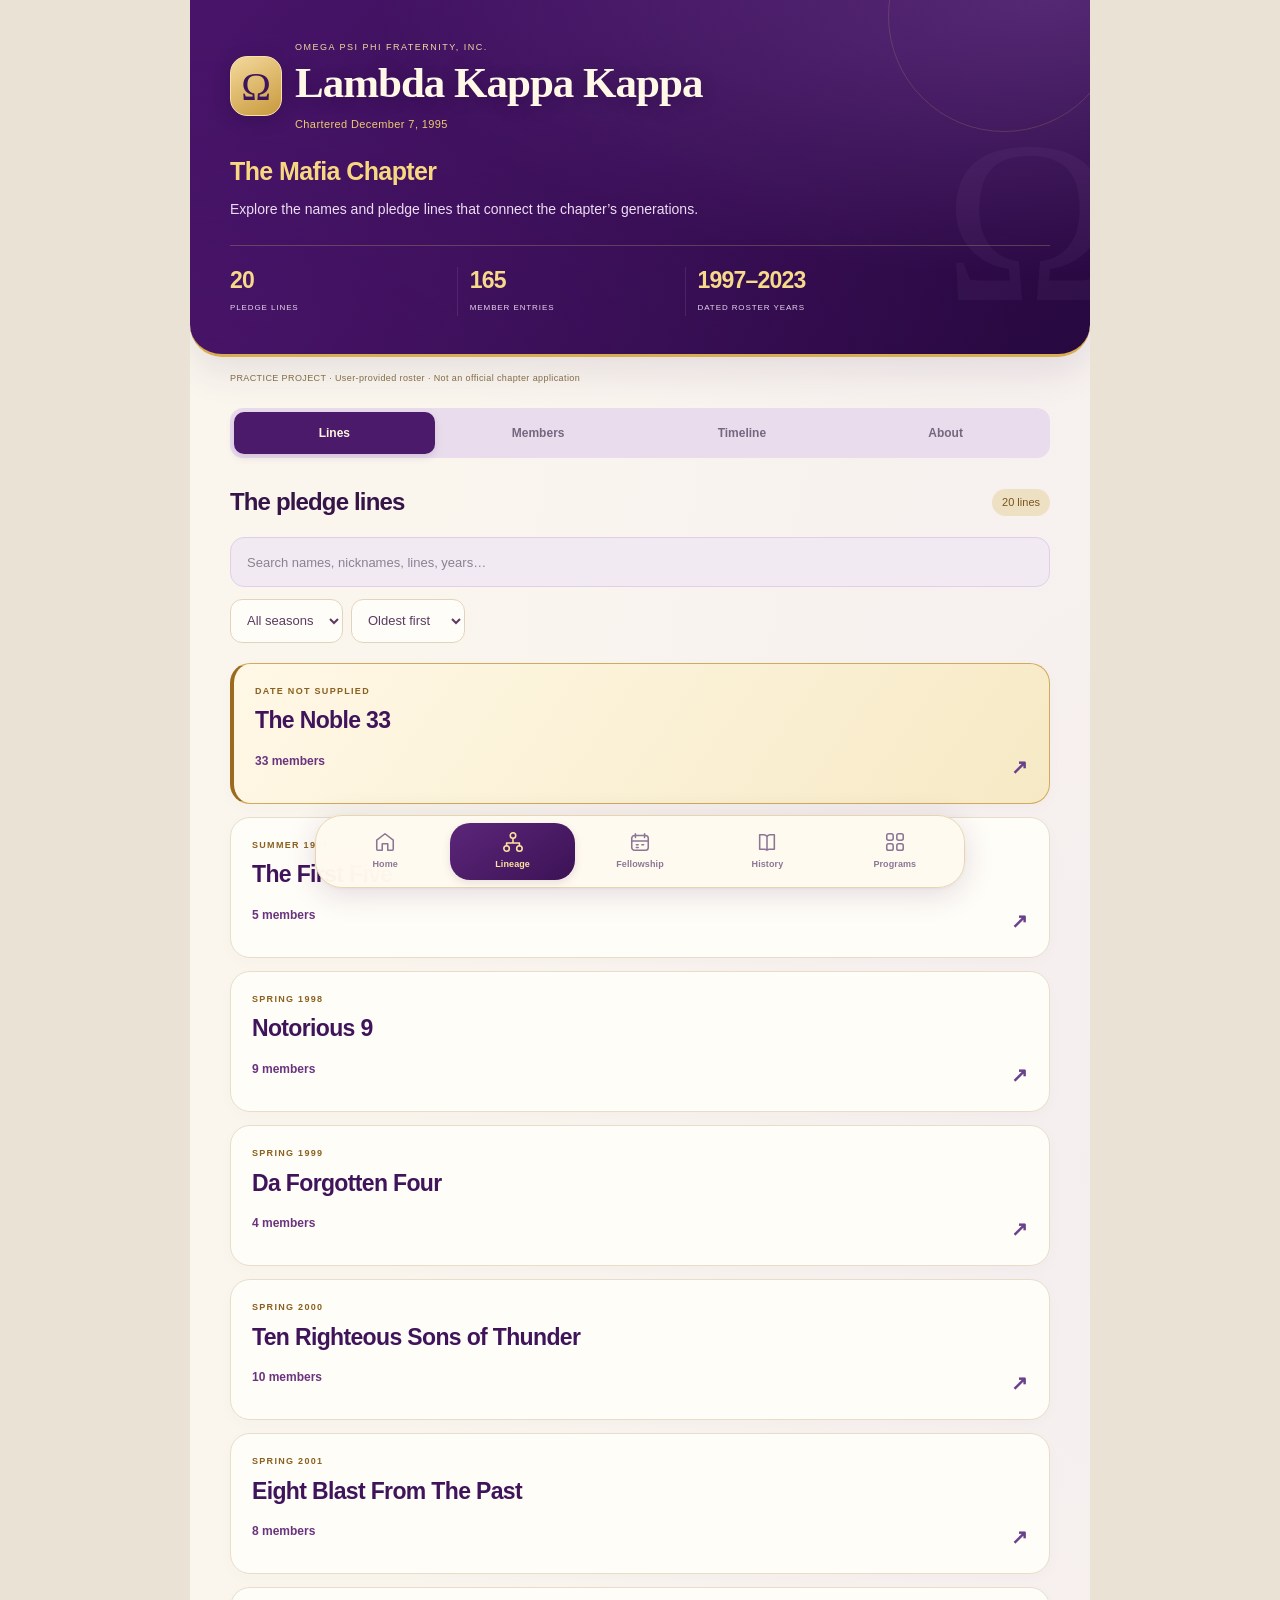
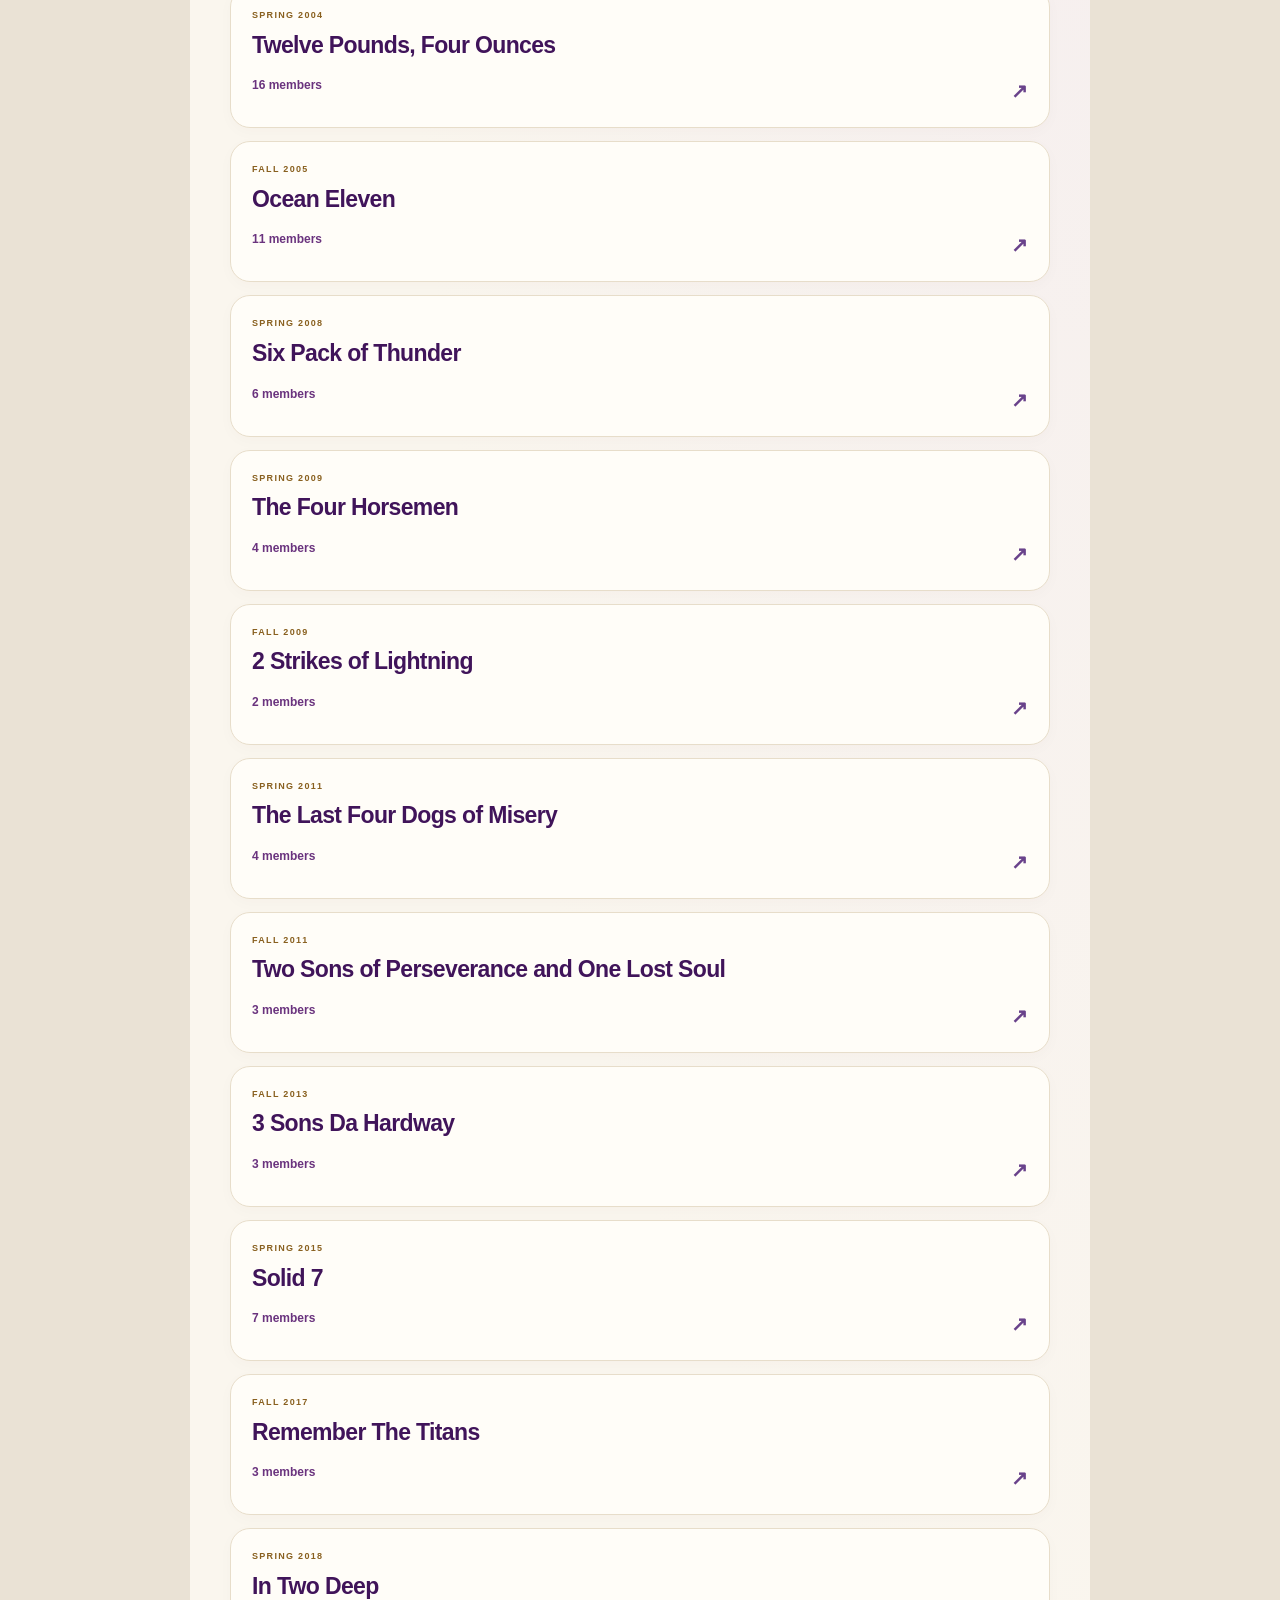
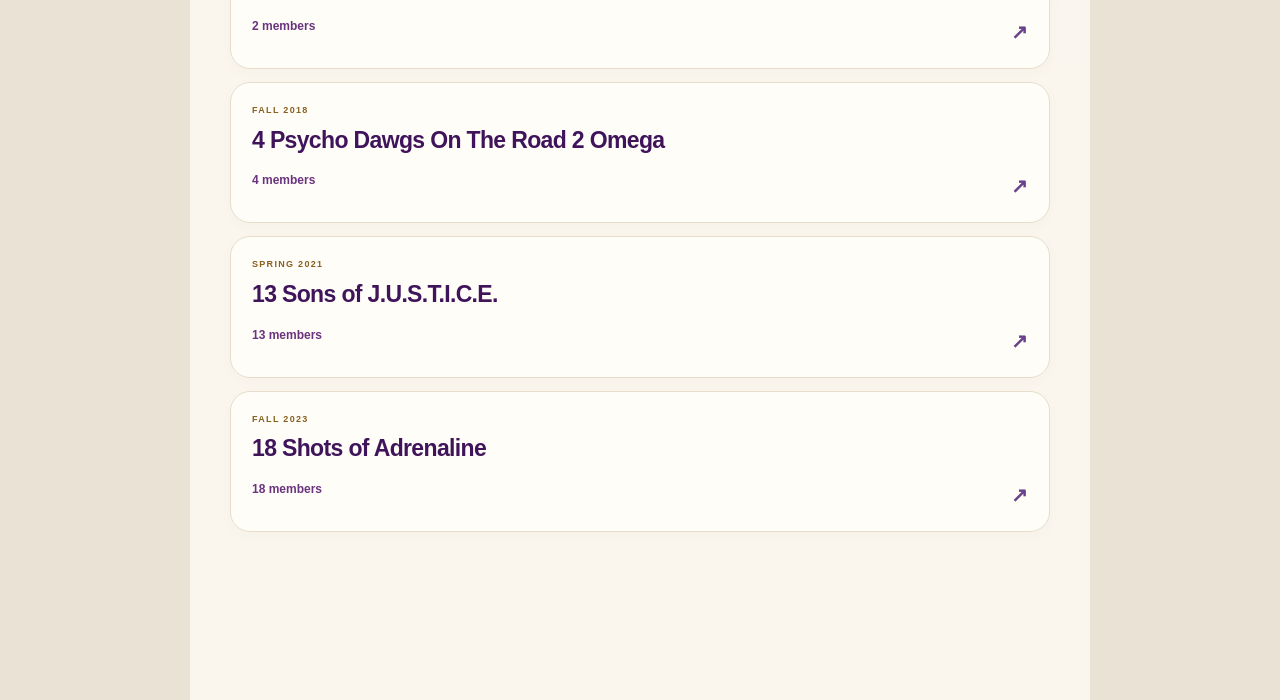
<file: lineage.html>
<!doctype html>
<html lang="en"><head><meta charset="utf-8"><meta name="viewport" content="width=device-width,initial-scale=1,viewport-fit=cover"><meta name="theme-color" content="#28133e"><title>LKK · The Lineage</title>
<style>
:root{--purple:#28133e;--gold:#e4bd66;--ink:#271e30;--muted:#756e7a;--paper:#faf8f4;--line:#e8e1d8}*{box-sizing:border-box}body{margin:0;background:#eae5ee;color:var(--ink);font:15px/1.5 -apple-system,BlinkMacSystemFont,"Segoe UI",sans-serif}button,input,select{font:inherit}button{cursor:pointer}button:focus-visible,input:focus-visible,select:focus-visible{outline:3px solid #b582dc;outline-offset:3px}.app{max-width:760px;margin:auto;min-height:100dvh;background:var(--paper);padding-bottom:100px}header{background:var(--purple);color:#fff;padding:30px 25px 35px;position:relative;overflow:hidden}.brand{display:flex;align-items:center;gap:12px}.omega{color:var(--gold);font:42px Georgia,serif;line-height:1}.eyebrow{font-size:10px;letter-spacing:2.5px;text-transform:uppercase}.chapter{font-size:16px;letter-spacing:.3px}header h1{font:46px/1.04 Georgia,serif;letter-spacing:-1px;margin:40px 0 15px;max-width:420px}header h1 em{font-weight:400;color:var(--gold)}header p{color:#d1c5df;max-width:370px;margin:0}.stats{display:flex;gap:35px;margin-top:30px}.stats strong{font:27px Georgia,serif;color:var(--gold);display:block}.stats small{color:#d1c5df;font-size:11px}.watermark{position:absolute;right:-15px;top:92px;font:240px Georgia;color:#ffffff06;pointer-events:none}.notice{padding:10px 25px;background:#eee7d7;color:#655337;font-size:11px}main{padding:25px}h2{font:28px Georgia,serif;margin:0}h3{font:24px/1.2 Georgia,serif;margin:8px 0 14px}.section-head{display:flex;justify-content:space-between;gap:10px;align-items:center;margin-bottom:18px}.count{font-size:12px;color:var(--muted)}.search{width:100%;padding:14px 16px;border:1px solid var(--line);background:#fff;border-radius:12px;margin-bottom:12px}.filters{display:flex;gap:10px;margin-bottom:25px;flex-wrap:wrap}select{background:transparent;border:1px solid var(--line);border-radius:8px;padding:9px;color:var(--ink);max-width:100%}.line-card{border:1px solid var(--line);border-radius:14px;padding:20px;background:white;margin-bottom:13px;display:block;width:100%;text-align:left;color:var(--ink)}.line-card:hover{border-color:#9f7abe}.meta{font-size:11px;color:#795c38;letter-spacing:1.3px;text-transform:uppercase}.card-bottom{display:flex;justify-content:space-between;color:var(--muted);font-size:12px}.arrow{color:#69428b;font-size:18px}.avatar{display:flex;align-items:center;justify-content:center;border-radius:50%;background:#eee7f3;color:#69428b;width:43px;height:43px;flex-shrink:0;font-size:13px}.member{display:flex;width:100%;text-align:left;gap:12px;align-items:center;border:0;border-bottom:1px solid var(--line);padding:16px 0;background:none;color:var(--ink)}.member strong{font-size:14px;font-weight:600;display:block}.member small{color:var(--muted)}.nav{position:fixed;bottom:0;left:50%;transform:translateX(-50%);width:min(760px,100%);display:flex;background:#fff;border-top:1px solid var(--line);padding:9px 12px calc(10px + env(safe-area-inset-bottom));z-index:5}.nav a{flex:1;text-align:center;text-decoration:none;color:var(--muted);padding:8px;border-radius:10px;font-size:12px}.nav a:hover{background:#f0eaf5}.nav button{flex:1;border:0;background:none;color:var(--muted);padding:8px;border-radius:10px;font-size:12px}.nav span{display:block;font-size:19px;margin-bottom:2px}.nav button[aria-current=page]{color:var(--purple);background:#f0eaf5}.empty{padding:40px 10px;text-align:center;color:var(--muted)}dialog{border:0;border-radius:20px;padding:26px;width:min(500px,calc(100% - 30px));max-height:85dvh;background:var(--paper);color:var(--ink)}dialog::backdrop{background:#1f122ba8;backdrop-filter:blur(4px)}.close{float:right;background:#eae3ef;border:0;border-radius:50%;width:36px;height:36px;color:var(--purple)}.detail-hero{padding:25px 0 10px}.detail-hero .avatar{width:72px;height:72px;font-size:22px;margin-bottom:20px}.back{border:0;background:none;color:#69428b;padding:0 0 20px}.timeline{border-left:2px solid #e0d4b8;margin-left:9px;padding-left:23px}.timeline .line-card{position:relative}.timeline .line-card:before{content:'';position:absolute;left:-31px;top:24px;width:10px;height:10px;border:3px solid var(--paper);border-radius:50%;background:#916dad}.about{color:var(--muted)}.about h3{color:var(--ink);margin-top:30px}.pill{display:inline-block;background:#eee7f3;color:#69428b;border-radius:20px;padding:5px 12px;font-size:12px}.hint{font-size:12px;color:var(--muted)}@media(min-width:650px){header{padding:40px}.watermark{right:35px}main{padding:30px 40px}header h1{font-size:58px}.notice{padding-left:40px}}
.site-links{display:flex;gap:6px;overflow-x:auto;padding:12px 20px;border-bottom:1px solid #e8e1d8;background:#faf8f4}.site-links a{padding:8px 12px;border-radius:8px;color:#69428b;text-decoration:none;font-size:13px;white-space:nowrap}.site-links a[aria-current=page]{background:#28133e;color:#fff}.site-links a:focus-visible{outline:3px solid #b582dc;outline-offset:2px}.panel{padding:23px;background:#fff;border:1px solid #e8e1d8;border-radius:16px;margin-bottom:16px}.panel h2{margin-bottom:12px}.panel p{color:#62596a;font-size:14px}.panel a,.source a{color:#69428b}.source{font-size:12px;color:#756e7a;margin:24px 0}.milestone{display:grid;grid-template-columns:65px 1fr;gap:18px;padding:15px 0;border-top:1px solid #e8e1d8;font-size:14px}.milestone strong{color:#795c38}.programs{display:grid;gap:12px}.programs .panel{margin:0}.programs h2{font-size:23px}.programs p{margin-bottom:0}.principles{display:flex;gap:8px;flex-wrap:wrap}.principles span{background:#f0eaf5;color:#69428b;border-radius:20px;padding:6px 12px;font-size:12px}@media(min-width:650px){.programs{grid-template-columns:1fr 1fr}.site-links{padding-left:35px}}
/* Chapter identity and interaction polish */
.brand{align-items:flex-start}.brand>div{min-width:0}.chapter{font-size:clamp(28px,6.8vw,40px);font-weight:600;line-height:1.18;letter-spacing:-.6px;margin-top:5px}.eyebrow{letter-spacing:1.4px;line-height:1.6}.charter{color:#e4bd66;font-size:12px;letter-spacing:.5px;margin-top:9px}.omega{flex-shrink:0}
a,button{touch-action:manipulation}button,a.card,.line-card,.team{transition:transform .18s ease,box-shadow .18s ease,background-color .18s ease,border-color .18s ease}.card:hover,.line-card:hover{transform:translateY(-3px);box-shadow:0 9px 24px #28133e12}.card:active,.line-card:active{transform:scale(.985)}.nav a,.site-links a{transition:background-color .18s ease,color .18s ease}.nav a:hover,.site-links a:hover{background:#ece4f2;color:#28133e}.card .arrow{transition:transform .2s ease}.card:hover .arrow{transform:translate(2px,-2px)}
@keyframes gentle-entry{from{opacity:.5;transform:translateY(8px)}to{opacity:1;transform:translateY(0)}}main{animation:gentle-entry .35s ease-out both}
@media(prefers-reduced-motion:reduce){*,*::before,*::after{animation:none!important;transition:none!important;scroll-behavior:auto!important}.card:hover,.line-card:hover,.card:active,.line-card:active,.card:hover .arrow{transform:none}}

header h1{font-size:clamp(24px,5.8vw,30px);letter-spacing:-.7px;line-height:1.12}
</style><link rel="stylesheet" href="chapter-ui.css?v=5"><link rel="manifest" href="manifest.webmanifest"><link rel="apple-touch-icon" sizes="180x180" href="icon-180.png"><link rel="icon" type="image/png" sizes="192x192" href="icon-192.png"><meta name="apple-mobile-web-app-capable" content="yes"><meta name="apple-mobile-web-app-title" content="LKK"><meta name="apple-mobile-web-app-status-bar-style" content="default"></head><body data-page="lineage"><div class="app">
<header><div class="brand"><span class="omega" aria-hidden="true">Ω</span><div><div class="eyebrow">Omega Psi Phi Fraternity, Inc.</div><div class="chapter">Lambda Kappa Kappa</div><div class="charter">Chartered December 7, 1995</div></div></div><div class="watermark" aria-hidden="true">Ω</div><h1>The Mafia Chapter</h1><p>Explore the names and pledge lines that connect the chapter’s generations.</p><div class="stats"><div><strong id="line-count"></strong><small>PLEDGE LINES</small></div><div><strong id="member-count"></strong><small>MEMBER ENTRIES</small></div><div><strong>1997–2023</strong><small>DATED ROSTER YEARS</small></div></div></header>
<div class="notice">PRACTICE PROJECT · User-provided roster · Not an official chapter application</div>
<nav class="nav view-controls" aria-label="Lineage views"><button data-view="lines" aria-current="page"><span aria-hidden="true">▤</span>Lines</button><button data-view="members"><span aria-hidden="true">♙</span>Members</button><button data-view="timeline"><span aria-hidden="true">⋮</span>Timeline</button><button data-view="about"><span aria-hidden="true">Ω</span>About</button></nav><main id="main"><p class="contact-footer"><a href="contact.html">Contact Us</a></p></main></div>
<dialog id="profile" aria-labelledby="profile-title"><button class="close" aria-label="Close member profile">×</button><div id="profile-body"></div></dialog>
<script id="roster" type="application/json">[{"season": null, "year": null, "name": "The Noble 33", "pinned": true, "members": ["Bro. Michael Adams", "Bro. Paul D. Adams", "Bro. Leroy Brisco", "Bro. Jimmy C. Brown", "Bro. Michael Brown", "Bro. Fred Carr", "Bro. Lawrence Collins*", "Bro. Edselle Cunningham, Sr.*", "Bro. E'Vinski Davis", "Bro. Bradford Edwards", "Bro. Jamile Emile", "Bro. Michael Harris", "Bro. Terrell C. Jackson, Sr.", "Bro. Marvin Jarreau", "Bro. Michael Jones", "Bro. John Matthews", "Bro. Myron Morrison", "Bro. Robert Newman", "Bro. Roderic Newton", "Bro. Clarence Rambo", "Bro. Albert G. Ridley", "Bro. Kevin Rolle", "Bro. James Singleton", "Bro. Roosevelt Smith, Jr.", "Bro. Quincy Snider", "Bro. Burnell Steptor", "Bro. Henry Thurman III", "Bro. Robert Tucker*", "Bro. Clarence Wagner, Jr.", "Bro. Harry Wells", "Bro. Gary S. Williams", "Bro. Daniel Wims", "Bro. Wendell Woods"]}, {"season": "Summer", "year": 1997, "name": "The First Five", "members": ["Romey “9-mm” Smith", "Darrin “Lil-Cheese” Bedell", "James “Serious” Kador", "Troy “Quesimoto” Williams", "Deverett “He’s Resting” Vercher"]}, {"season": "Spring", "year": 1998, "name": "Notorious 9", "members": ["Parris Taylor", "James Dorsey", "Elvin Sterling", "Kevin Lee", "Richard Rey", "Dedric Moore", "Kendrick Smith", "Edwin Wilson", "Ivan Diggs"]}, {"season": "Spring", "year": 1999, "name": "Da Forgotten Four", "members": ["Edselle “AlQueholic” Cunningham, Jr.", "Edward B. “Coulon” Smith", "Jason “Quepac” Brown", "Curtis “Ghostdog” Shepherd"]}, {"season": "Spring", "year": 2000, "name": "Ten Righteous Sons of Thunder", "members": ["Leonard “Lockdown” Harry", "Donovan “Hellhound” Jackson", "Quintin “Lockjaw” Merrett", "Joe “D. J. M.I.A.” Anthony", "Hubert “Specta-Que” Robins", "Brian “Heathcliff” Hilton", "Darrin “Major Pain” Browder", "Kwame “Que-Jo” Asante", "Rogee “Que-Ball” Clark", "Michael “Pa-Pa” Watson"]}, {"season": "Spring", "year": 2001, "name": "Eight Blast From The Past", "members": ["Mario “Scrappy Que” Moody", "Jarius “Spook-Dog” Morgan", "Brian “Hands of Stone” T. Wilson", "Aaron “E.R.” Richard", "Khari “Can’t Get Right” Singleton", "Chad “Quefusion” Chrisentary", "Channing “Darkside” Warner", "George “Yogi-Que” Thompson Jr."]}, {"season": "Spring", "year": 2004, "name": "Twelve Pounds, Four Ounces", "members": ["Errol “Rev” Domingue", "Leslie “Red Bull” Parms", "Jeremy “Eddie Kane” Pierre", "Corey “Heavy Duty” Miller", "Leroy “Silencer” Taylor", "Durward “Rogain” Craig", "Johnny “Nocturnal” Duncan", "Andre “Bad Blood” Gordon", "Korey “C-Murder” Miller", "Brandon “Max Pain” Williams", "Anthony “Die-Hard” Williams", "Marcus “Executioner” Thomas", "Agaha “FrankQueStein” Brass", "Kevin “Shaky” Harris", "Andre “Deacon” Harmon", "Troy “Accountant” Jones"]}, {"season": "Fall", "year": 2005, "name": "Ocean Eleven", "members": ["Ron “Mini Me” Robertson", "Chermond “Shalamar” Thomas", "Reggie “Dr. Jekyll” Coleman", "Dale “Mr. Tibbs” Flowers", "Ritchie “Mr. Hyde” Coleman", "Jonathan “Scooter” Hebert", "Melvin “Undertaker” Grigsby", "Isreal “Miestro” Williams", "Anthony “Jamaica-Q Funk” Ewers", "Robert “Rockwilder” Parham", "James “John Coffee” Thomas"]}, {"season": "Spring", "year": 2008, "name": "Six Pack of Thunder", "members": ["Elliott “Strong Arm” Searcy", "Derek “Ab-Que-La-The Butcher” Morgan", "Theo “G Que” Holt", "Edgar “Diabolic Que” Algere", "Myron “GridLock” Daniels", "Thomas “Que Ban” Williams Jr."]}, {"season": "Spring", "year": 2009, "name": "The Four Horsemen", "members": ["Markus “Scooby Que” Sylvester", "Warren “Muddy Waters” Fort", "James “Making The Band” Charles", "Michael “Tackleberry” Swilley"]}, {"season": "Fall", "year": 2009, "name": "2 Strikes of Lightning", "members": ["Donald “Psycho Pathic Que” Robins II", "Kenya “Querazy” Rounds"]}, {"season": "Spring", "year": 2011, "name": "The Last Four Dogs of Misery", "members": ["Jehu “Queruption” Portier", "Leo “Half-Dead” Walls Jr.", "John “Olym-Que-lus” Moffit", "Melvin “Peek-Que-Boo” Edwards"]}, {"season": "Fall", "year": 2011, "name": "Two Sons of Perseverance and One Lost Soul", "members": ["Jaubert Anbeau IV", "Willie Parms", "K.C. “Bojangles” Gilbert"]}, {"season": "Fall", "year": 2013, "name": "3 Sons Da Hardway", "members": ["Emerson “Que Tight” Jackson", "Vernon “Call Dawg” Langley", "Rayland “Under Dawg” Johnson"]}, {"season": "Spring", "year": 2015, "name": "Solid 7", "members": ["Tremelle “Grey Skull” Neldare", "Walter “Q Militant” Griffin", "Ryan “The Qonductor” Harris", "Bryant “Jangle Leg” Clark", "Jeffrey “Wallstreet” Mickles", "Ashley “Qornbread” Williams", "Brice “BaQbone” Bates"]}, {"season": "Fall", "year": 2017, "name": "Remember The Titans", "members": ["Jerrett “Menoetius” Hickman", "Raymond “Prometheus” Bridges II", "Brandon “Epimetheus” Jones"]}, {"season": "Spring", "year": 2018, "name": "In Two Deep", "members": ["Antonio “BuQwheat” Gardner", "Matthew “DiplQmatt” Robins"]}, {"season": "Fall", "year": 2018, "name": "4 Psycho Dawgs On The Road 2 Omega", "members": ["Burnell “TiΩketmaster” Thompson", "DeCarlo “Benjamin ButtΩn” Lyles", "Brandon “Hat TriΩΩΩ” Miles", "Charles “Joe ClarΩ” Ayles"]}, {"season": "Spring", "year": 2021, "name": "13 Sons of J.U.S.T.I.C.E.", "members": ["Khiry “CoΩtail” Allen", "Arman “BreaΩing Point” Douglas", "Silas “Night Ωourt” Thomas, Jr.", "Darren “Daddy Duty” Ahmed", "Andrae’ “SharpshΩΩter” Holliday, Jr.", "Lee “Quiet Storm” Dixon, III", "Kenric “PlaymaΩer” Hickerson", "Murphy “Training Day” Paul", "Ronson “Her’Que’les” Scott, Sr.", "Lamont “National EnΩuirer” Cole", "Billy “The Ωovenant” Washington", "Elliott “PeacemaΩer” Temple", "Katrell “CaretaΩer” Dixon"]}, {"season": "Fall", "year": 2023, "name": "18 Shots of Adrenaline", "members": ["Chad “Chainsaw MassaΩre” Gradney", "Dwight “Ω-rious George” Robinson", "Christopher “CombaΩ Kid” Oubre", "Corey “G-4 Ωlassified” Audrict", "O.T. “Ω-fessions” Griffin", "Jordan “Bar ResΩue” Riullano", "Willie “Ωountry Grammar” Smith", "Anthony “VentriloΩuist” Jones", "William “Ωlockwork” Whitley", "Larry “MetiΩulous” Warner", "Joseph “BooΩ of Job” Coleman", "Jayson “BaΩdraft” Royal", "Marshon “Ice Ωube” Isaac", "Danzell “JaΩ of All Trades” Miller", "Terry “Ωlutch Performer” McKneely", "Larry “KinΩfish” Selders, Sr.", "Thomas “MalΩoIm X” Jackson", "Brandon “Ω’Angelo” Powell"]}]</script>
<script>
const lines=JSON.parse(document.getElementById('roster').textContent);
const main=document.getElementById('main'),dialog=document.getElementById('profile');
const members=lines.flatMap((line,li)=>line.members.map((name,mi)=>({name,line,li,mi})));
let view='lines',query='',season='All seasons',sort='oldest';
const escapeHtml=s=>String(s).replace(/[&<>"']/g,c=>({'&':'&amp;','<':'&lt;','>':'&gt;','"':'&quot;',"'":'&#39;'}[c]));
const fold=s=>s.normalize('NFKD').toLowerCase().replace(/[“”‘’'".,’-]/g,'').replace(/\s+/g,' ').trim();
function splitName(name){const match=name.match(/^(.*?)“(.*?)”\s*(.*)$/);return match?{full:(match[1]+match[3]).trim(),nick:match[2]}:{full:name,nick:''}}
function lineDate(line){return line.year?[line.season,line.year].filter(Boolean).join(' '):'Date not supplied'}
function initials(name){return splitName(name).full.replace(/^Bro\.\s*/, '').split(' ').filter(Boolean).slice(0,2).map(n=>n[0]).join('')}
function memberButton(m){const n=splitName(m.name);return `<button class="member" data-member="${m.li}:${m.mi}"><span class="avatar" aria-hidden="true">${escapeHtml(initials(m.name))}</span><span><strong>${escapeHtml(n.full)}</strong><small>${n.nick?escapeHtml('“'+n.nick+'”')+' · ':''}${escapeHtml(lineDate(m.line))}</small></span><span class="arrow" style="margin-left:auto" aria-hidden="true">›</span></button>`}
function card(line){return `<button class="line-card" data-line="${lines.indexOf(line)}"><div class="meta">${escapeHtml(lineDate(line))}</div><h3>${escapeHtml(line.name)}</h3><div class="card-bottom"><span>${line.members.length} members</span><span class="arrow" aria-hidden="true">↗</span></div></button>`}
function controls(){return `<input id="search" class="search" type="search" placeholder="Search names, nicknames, lines, years…" aria-label="Search lineage" value="${escapeHtml(query)}"><div class="filters"><select id="season" aria-label="Filter by season">${['All seasons','Spring','Summer','Fall'].map(s=>`<option ${season===s?'selected':''}>${s}</option>`).join('')}</select><select id="sort" aria-label="Sort years"><option value="oldest" ${sort==='oldest'?'selected':''}>Oldest first</option><option value="newest" ${sort==='newest'?'selected':''}>Newest first</option></select></div><div id="results" aria-live="polite"></div>`}
function matches(line){return season==='All seasons'||line.season===season}
function ordered(arr){const pinned=arr.filter(item=>(item.line||item).pinned),dated=arr.filter(item=>!(item.line||item).pinned);return [...pinned,...(sort==='newest'?[...dated].reverse():dated)]}
function results(){const q=fold(query);let html,count;if(view==='members'){const filtered=ordered(members.filter(m=>matches(m.line)&&fold(m.name+' '+m.line.name+' '+m.line.season+' '+m.line.year).includes(q)));count=filtered.length;html=filtered.map(memberButton).join('')}else{const filtered=ordered(lines.filter(l=>matches(l)&&fold(l.season+' '+l.year+' '+l.name+' '+l.members.join(' ')).includes(q)));count=filtered.length;html=filtered.map(card).join('');if(view==='timeline')html=`<div class="timeline">${html}</div>`}document.getElementById('result-count').textContent=count+' '+(view==='members'?'members':'lines');document.getElementById('results').innerHTML=count?html:'<p class="empty">No matches. Try another name, year, or season.</p>'}
function render(){if(view==='about'){main.innerHTML=`<h2>Rooted in brotherhood.</h2><div class="about"><h3>The chapter archive</h3><p>A practice application exploring the pledge-line history of Lambda Kappa Kappa Chapter, Omega Psi Phi Fraternity, Inc.</p><p>The roster contains ${lines.length} lines and ${members.length} member entries, supplied for this project. Displayed years reflect that roster, rather than a claim of complete chapter history.</p><h3>About the records</h3><p>Names, nicknames, and line titles follow the supplied roster, with spacing and quotation punctuation cleaned up. Members remain in the supplied order. Official line numbers and mentor relationships have not been supplied.</p><p>“The Noble 33” is shown first as requested. Its date was not supplied. Asterisks are preserved exactly as supplied; their meaning has not been specified.</p><p>“Twelve Pounds, Four Ounces” contains 16 supplied names. All 16 are retained.</p><h3>Practice version</h3><p>This version runs locally in your browser. It has no accounts, remote database, or editing system.</p></div>`;return}main.innerHTML=`<div class="section-head"><h2>${{lines:'The pledge lines',members:'The brotherhood',timeline:'Through the years'}[view]}</h2><span class="count" id="result-count"></span></div>${controls()}`;results();document.getElementById('search').addEventListener('input',e=>{query=e.target.value;results()});document.getElementById('season').addEventListener('change',e=>{season=e.target.value;results()});document.getElementById('sort').addEventListener('change',e=>{sort=e.target.value;results()})}
document.querySelector('.nav').addEventListener('click',e=>{const button=e.target.closest('[data-view]');if(!button)return;view=button.dataset.view;document.querySelectorAll('[data-view]').forEach(b=>b.removeAttribute('aria-current'));button.setAttribute('aria-current','page');render();main.scrollIntoView({behavior:matchMedia('(prefers-reduced-motion: reduce)').matches?'instant':'smooth'})});
main.addEventListener('click',e=>{const lineButton=e.target.closest('[data-line]'),member=e.target.closest('[data-member]');if(lineButton){const li=Number(lineButton.dataset.line),line=lines[li];main.innerHTML=`<button class="back">← Back to ${view==='timeline'?'timeline':'lines'}</button><div class="meta">${escapeHtml(lineDate(line))}</div><h2>${escapeHtml(line.name)}</h2><p class="hint">${line.members.length} members · Listed in the order provided</p>${members.filter(m=>m.li===li).map(memberButton).join('')}`;main.querySelector('.back').addEventListener('click',render);main.scrollIntoView({behavior:'instant'})}if(member){const [li,mi]=member.dataset.member.split(':').map(Number),line=lines[li],name=splitName(line.members[mi]);document.getElementById('profile-body').innerHTML=`<div class="detail-hero"><div class="avatar" aria-hidden="true">${escapeHtml(initials(line.members[mi]))}</div><div class="meta">Lambda Kappa Kappa</div><h2 id="profile-title">${escapeHtml(name.full)}</h2>${name.nick?`<h3>“${escapeHtml(name.nick)}”</h3>`:''}<p class="pill">${escapeHtml(lineDate(line))}</p><h3>${escapeHtml(line.name)}</h3><p class="hint">From the chapter lineage roster provided for this practice project.</p></div>`;dialog.showModal()}});
dialog.querySelector('.close').addEventListener('click',()=>dialog.close());dialog.addEventListener('click',e=>{if(e.target===dialog){const r=dialog.getBoundingClientRect();if(e.clientX<r.left||e.clientX>r.right||e.clientY<r.top||e.clientY>r.bottom)dialog.close()}});
document.getElementById('line-count').textContent=lines.length;document.getElementById('member-count').textContent=members.length;render();
</script><nav class="app-dock" aria-label="Main navigation"><a href="index.html"><svg viewBox="0 0 24 24" fill="none" stroke="currentColor" stroke-linecap="round" stroke-linejoin="round" aria-hidden="true"><path d="m3 10 9-7 9 7v10a1 1 0 0 1-1 1h-5v-7H9v7H4a1 1 0 0 1-1-1Z"/></svg><span>Home</span></a><a href="lineage.html" aria-current="page"><svg viewBox="0 0 24 24" fill="none" stroke="currentColor" stroke-linecap="round" stroke-linejoin="round" aria-hidden="true"><circle cx="12" cy="5" r="3"/><circle cx="5" cy="19" r="3"/><circle cx="19" cy="19" r="3"/><path d="M12 8v5M5 16v-3h14v3"/></svg><span>Lineage</span></a><a href="events.html"><svg viewBox="0 0 24 24" fill="none" stroke="currentColor" stroke-linecap="round" stroke-linejoin="round" aria-hidden="true"><rect x="3" y="5" width="18" height="16" rx="3"/><path d="M7 3v4m10-4v4M3 11h18m-13 4h2m4 0h2m-8 3h2"/></svg><span>Fellowship</span></a><a href="history.html"><svg viewBox="0 0 24 24" fill="none" stroke="currentColor" stroke-linecap="round" stroke-linejoin="round" aria-hidden="true"><path d="M4 4h5a4 4 0 0 1 3 2 4 4 0 0 1 3-2h5v16h-5a4 4 0 0 0-3 1 4 4 0 0 0-3-1H4Zm8 2v15"/></svg><span>History</span></a><a href="programs.html"><svg viewBox="0 0 24 24" fill="none" stroke="currentColor" stroke-linecap="round" stroke-linejoin="round" aria-hidden="true"><rect x="3" y="3" width="7" height="7" rx="2"/><rect x="14" y="3" width="7" height="7" rx="2"/><rect x="3" y="14" width="7" height="7" rx="2"/><rect x="14" y="14" width="7" height="7" rx="2"/></svg><span>Programs</span></a></nav></body></html>
</file>
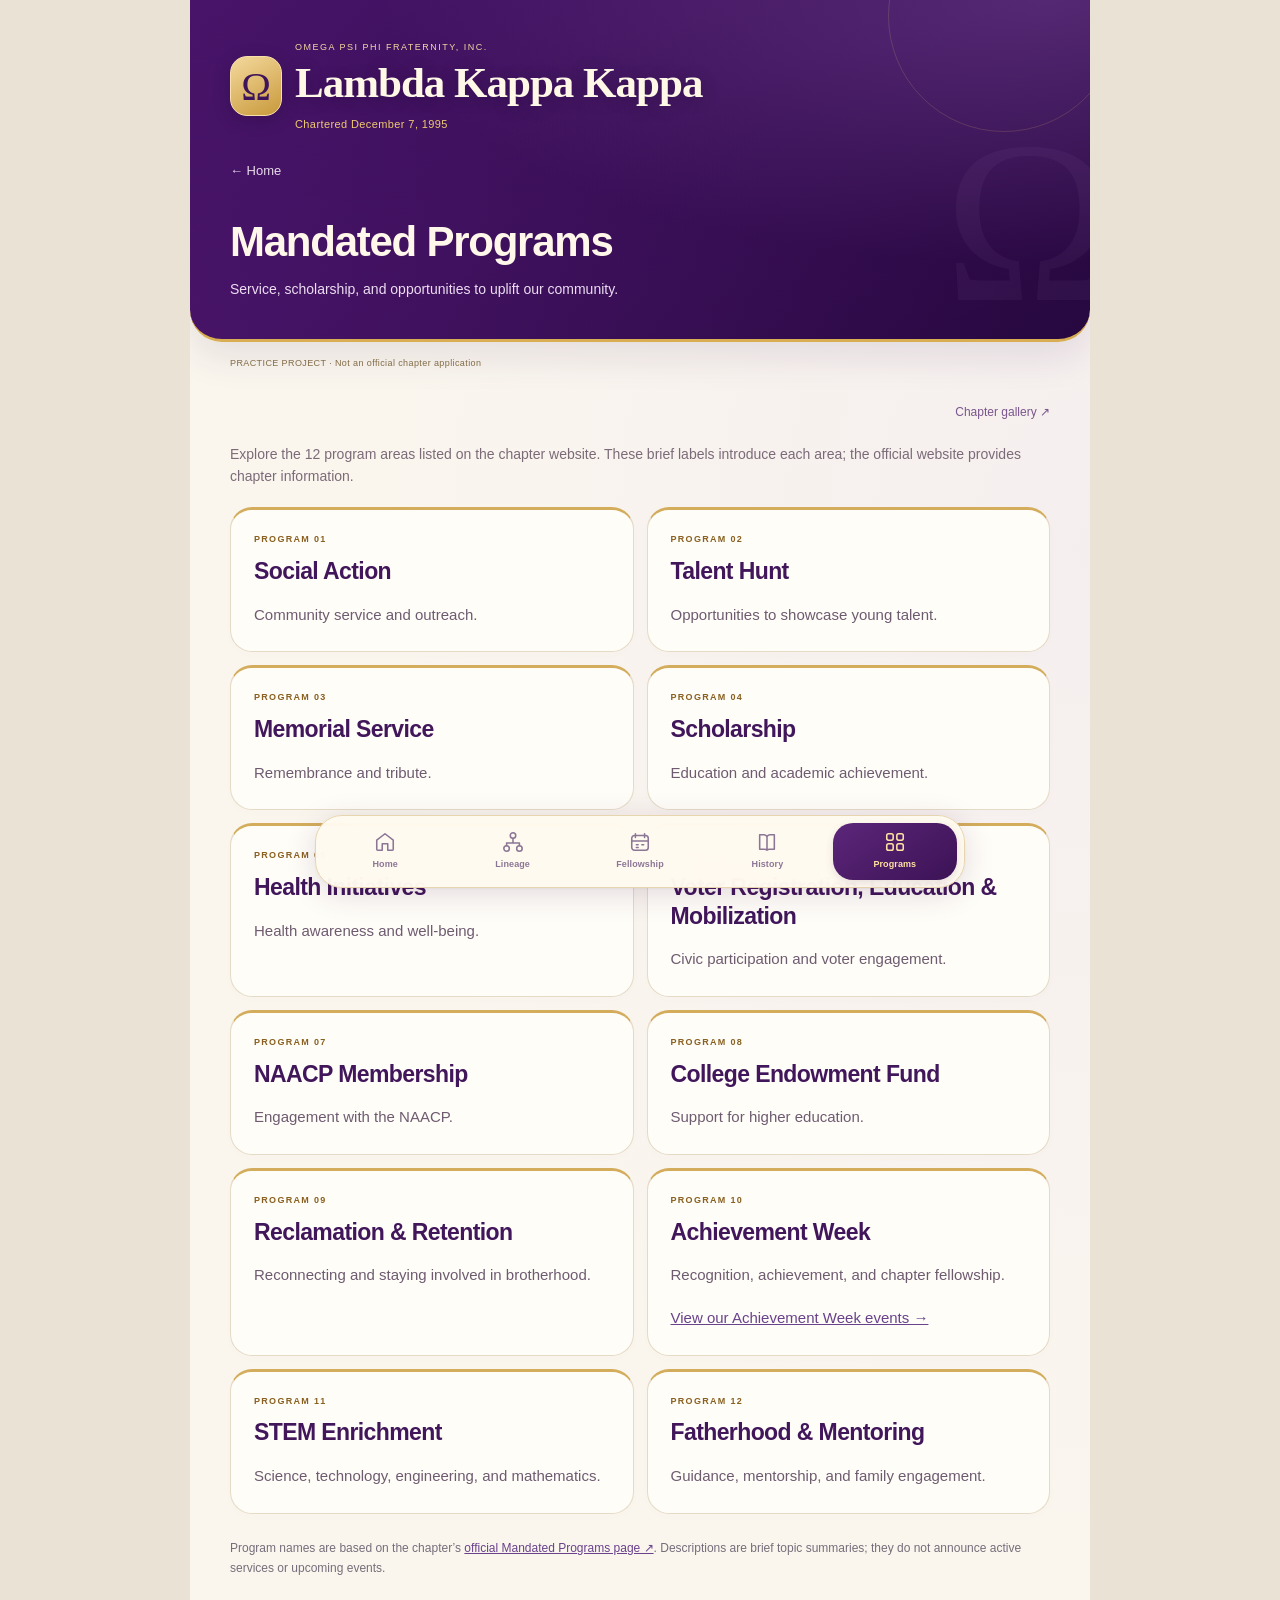
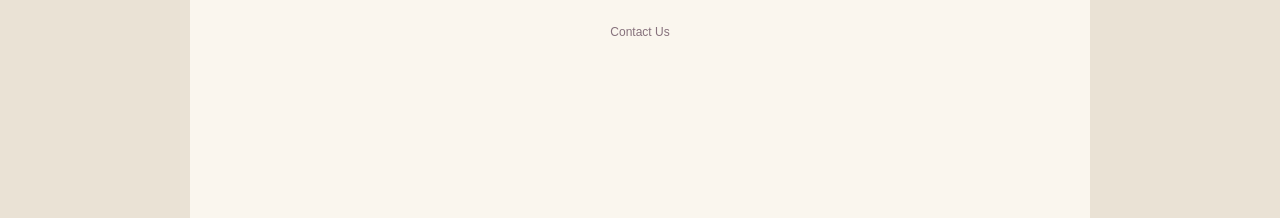
<file: programs.html>
<!doctype html>
<html lang="en"><head><meta charset="utf-8"><meta name="viewport" content="width=device-width,initial-scale=1,viewport-fit=cover"><meta name="theme-color" content="#28133e"><title>LKK · Mandated Programs</title><style>
:root{--purple:#28133e;--gold:#e4bd66;--ink:#271e30;--muted:#756e7a;--paper:#faf8f4;--line:#e8e1d8}*{box-sizing:border-box}body{margin:0;background:#eae5ee;color:var(--ink);font:15px/1.5 -apple-system,BlinkMacSystemFont,"Segoe UI",sans-serif}button,input{font:inherit}button{cursor:pointer}button:focus-visible,a:focus-visible,input:focus-visible{outline:3px solid #b582dc;outline-offset:3px}.app{max-width:760px;margin:auto;min-height:100dvh;background:var(--paper);padding-bottom:100px}header{background:var(--purple);color:#fff;padding:30px 25px 35px;position:relative;overflow:hidden}.brand{display:flex;align-items:center;gap:12px}.omega{color:var(--gold);font:42px Georgia,serif;line-height:1}.eyebrow{font-size:10px;letter-spacing:2.5px;text-transform:uppercase}.chapter{font-size:16px;letter-spacing:.3px}.back{display:inline-block;color:#dacbe7;text-decoration:none;font-size:12px;margin-top:30px}h1{font:46px/1.04 Georgia,serif;letter-spacing:-1px;margin:20px 0 15px}h1 em{color:var(--gold);font-weight:400}header p{color:#d1c5df;max-width:430px;margin:0}.watermark{position:absolute;right:-15px;top:100px;font:240px Georgia;color:#ffffff06;pointer-events:none}.notice{padding:10px 25px;background:#eee7d7;color:#655337;font-size:11px}main{padding:25px}.intro{display:flex;justify-content:space-between;align-items:center;gap:12px;margin-bottom:20px}h2{font:28px Georgia,serif;margin:0}.muted{color:var(--muted);font-size:12px}.tabs{display:flex;gap:7px;padding:5px;border:1px solid var(--line);border-radius:12px;margin-bottom:18px}.tabs button{flex:1;padding:10px;border:0;border-radius:8px;background:transparent;color:var(--muted)}.tabs button[aria-selected=true]{background:var(--purple);color:#fff}.search{width:100%;padding:14px 16px;border:1px solid var(--line);background:#fff;border-radius:12px;margin-bottom:20px}.empty{border:1px solid var(--line);background:#fff;border-radius:18px;padding:45px 22px;text-align:center}.calendar{margin:auto auto 20px;width:56px;height:60px;border:2px solid #d5c3e2;border-radius:10px;display:grid;place-content:center;color:#78568f;font-size:25px;border-top:12px solid #d5c3e2}.empty h3{font:25px Georgia,serif;margin:0 0 12px}.empty p{font-size:13px;color:var(--muted);max-width:350px;margin:auto}.event{display:grid;grid-template-columns:65px 1fr;gap:17px;border:1px solid var(--line);border-radius:16px;background:white;padding:20px;margin-bottom:14px}.date{text-align:center;color:#704a8d;background:#f1ebf5;border-radius:10px;padding:10px 3px;height:max-content}.date small{display:block;font-size:11px;text-transform:uppercase;letter-spacing:1px}.date strong{font:30px Georgia,serif}.event h3{font:24px/1.2 Georgia,serif;margin:6px 0 12px}.event p{color:var(--muted);font-size:13px;white-space:pre-line}.meta{font-size:12px;color:var(--muted);margin-bottom:5px}.tag{color:#795c38;font-size:10px;letter-spacing:1.2px;text-transform:uppercase}.action{display:inline-block;background:var(--purple);color:#fff;text-decoration:none;padding:10px 14px;border-radius:8px;font-size:13px}.note{font-size:12px;color:var(--muted);margin-top:25px}.nav{position:fixed;bottom:0;left:50%;transform:translateX(-50%);width:min(760px,100%);display:flex;background:#fff;border-top:1px solid var(--line);padding:9px 12px calc(10px + env(safe-area-inset-bottom));z-index:5}.nav a{flex:1;text-align:center;text-decoration:none;color:var(--muted);padding:8px;border-radius:10px;font-size:12px}.nav span{display:block;font-size:19px;margin-bottom:2px}.nav a[aria-current=page]{color:var(--purple);background:#f0eaf5}@media(min-width:650px){header{padding:40px}h1{font-size:58px}main{padding:30px 40px}.notice{padding-left:40px}.watermark{right:35px}}
.site-links{display:flex;gap:6px;overflow-x:auto;padding:12px 20px;border-bottom:1px solid #e8e1d8;background:#faf8f4}.site-links a{padding:8px 12px;border-radius:8px;color:#69428b;text-decoration:none;font-size:13px;white-space:nowrap}.site-links a[aria-current=page]{background:#28133e;color:#fff}.site-links a:focus-visible{outline:3px solid #b582dc;outline-offset:2px}.panel{padding:23px;background:#fff;border:1px solid #e8e1d8;border-radius:16px;margin-bottom:16px}.panel h2{margin-bottom:12px}.panel p{color:#62596a;font-size:14px}.panel a,.source a{color:#69428b}.source{font-size:12px;color:#756e7a;margin:24px 0}.milestone{display:grid;grid-template-columns:65px 1fr;gap:18px;padding:15px 0;border-top:1px solid #e8e1d8;font-size:14px}.milestone strong{color:#795c38}.programs{display:grid;gap:12px}.programs .panel{margin:0}.programs h2{font-size:23px}.programs p{margin-bottom:0}.principles{display:flex;gap:8px;flex-wrap:wrap}.principles span{background:#f0eaf5;color:#69428b;border-radius:20px;padding:6px 12px;font-size:12px}@media(min-width:650px){.programs{grid-template-columns:1fr 1fr}.site-links{padding-left:35px}}
/* Chapter identity and interaction polish */
.brand{align-items:flex-start}.brand>div{min-width:0}.chapter{font-size:clamp(28px,6.8vw,40px);font-weight:600;line-height:1.18;letter-spacing:-.6px;margin-top:5px}.eyebrow{letter-spacing:1.4px;line-height:1.6}.charter{color:#e4bd66;font-size:12px;letter-spacing:.5px;margin-top:9px}.omega{flex-shrink:0}
a,button{touch-action:manipulation}button,a.card,.line-card,.team{transition:transform .18s ease,box-shadow .18s ease,background-color .18s ease,border-color .18s ease}.card:hover,.line-card:hover{transform:translateY(-3px);box-shadow:0 9px 24px #28133e12}.card:active,.line-card:active{transform:scale(.985)}.nav a,.site-links a{transition:background-color .18s ease,color .18s ease}.nav a:hover,.site-links a:hover{background:#ece4f2;color:#28133e}.card .arrow{transition:transform .2s ease}.card:hover .arrow{transform:translate(2px,-2px)}
@keyframes gentle-entry{from{opacity:.5;transform:translateY(8px)}to{opacity:1;transform:translateY(0)}}main{animation:gentle-entry .35s ease-out both}
@media(prefers-reduced-motion:reduce){*,*::before,*::after{animation:none!important;transition:none!important;scroll-behavior:auto!important}.card:hover,.line-card:hover,.card:active,.line-card:active,.card:hover .arrow{transform:none}}
</style><link rel="stylesheet" href="chapter-ui.css?v=5"><link rel="manifest" href="manifest.webmanifest"><link rel="apple-touch-icon" sizes="180x180" href="icon-180.png"><link rel="icon" type="image/png" sizes="192x192" href="icon-192.png"><meta name="apple-mobile-web-app-capable" content="yes"><meta name="apple-mobile-web-app-title" content="LKK"><meta name="apple-mobile-web-app-status-bar-style" content="default"></head><body data-page="programs"><div class="app"><header><div class="brand"><span class="omega" aria-hidden="true">Ω</span><div><div class="eyebrow">Omega Psi Phi Fraternity, Inc.</div><div class="chapter">Lambda Kappa Kappa</div><div class="charter">Chartered December 7, 1995</div></div></div><div class="watermark" aria-hidden="true">Ω</div><a class="back" href="index.html">← Home</a><h1>Mandated Programs</h1><p>Service, scholarship, and opportunities to uplift our community.</p></header><div class="notice">PRACTICE PROJECT · Not an official chapter application</div><main><p class="gallery-shortcut"><a href="gallery.html">Chapter gallery ↗</a></p><p class="intro muted">Explore the 12 program areas listed on the chapter website. These brief labels introduce each area; the official website provides chapter information.</p><div class="programs"><section class="panel"><div class="tag">Program 01</div><h2>Social Action</h2><p>Community service and outreach.</p></section><section class="panel"><div class="tag">Program 02</div><h2>Talent Hunt</h2><p>Opportunities to showcase young talent.</p></section><section class="panel"><div class="tag">Program 03</div><h2>Memorial Service</h2><p>Remembrance and tribute.</p></section><section class="panel"><div class="tag">Program 04</div><h2>Scholarship</h2><p>Education and academic achievement.</p></section><section class="panel"><div class="tag">Program 05</div><h2>Health Initiatives</h2><p>Health awareness and well-being.</p></section><section class="panel"><div class="tag">Program 06</div><h2>Voter Registration, Education &amp; Mobilization</h2><p>Civic participation and voter engagement.</p></section><section class="panel"><div class="tag">Program 07</div><h2>NAACP Membership</h2><p>Engagement with the NAACP.</p></section><section class="panel"><div class="tag">Program 08</div><h2>College Endowment Fund</h2><p>Support for higher education.</p></section><section class="panel"><div class="tag">Program 09</div><h2>Reclamation &amp; Retention</h2><p>Reconnecting and staying involved in brotherhood.</p></section><section class="panel"><div class="tag">Program 10</div><h2>Achievement Week</h2><p>Recognition, achievement, and chapter fellowship.</p><p><a href="events.html">View our Achievement Week events →</a></p></section><section class="panel"><div class="tag">Program 11</div><h2>STEM Enrichment</h2><p>Science, technology, engineering, and mathematics.</p></section><section class="panel"><div class="tag">Program 12</div><h2>Fatherhood &amp; Mentoring</h2><p>Guidance, mentorship, and family engagement.</p></section></div><p class="source">Program names are based on the chapter’s <a href="https://www.lkkomegas.com/mandated-programs" target="_blank" rel="noopener noreferrer">official Mandated Programs page ↗</a>. Descriptions are brief topic summaries; they do not announce active services or upcoming events.</p><p class="contact-footer"><a href="contact.html">Contact Us</a></p></main></div><nav class="app-dock" aria-label="Main navigation"><a href="index.html"><svg viewBox="0 0 24 24" fill="none" stroke="currentColor" stroke-linecap="round" stroke-linejoin="round" aria-hidden="true"><path d="m3 10 9-7 9 7v10a1 1 0 0 1-1 1h-5v-7H9v7H4a1 1 0 0 1-1-1Z"/></svg><span>Home</span></a><a href="lineage.html"><svg viewBox="0 0 24 24" fill="none" stroke="currentColor" stroke-linecap="round" stroke-linejoin="round" aria-hidden="true"><circle cx="12" cy="5" r="3"/><circle cx="5" cy="19" r="3"/><circle cx="19" cy="19" r="3"/><path d="M12 8v5M5 16v-3h14v3"/></svg><span>Lineage</span></a><a href="events.html"><svg viewBox="0 0 24 24" fill="none" stroke="currentColor" stroke-linecap="round" stroke-linejoin="round" aria-hidden="true"><rect x="3" y="5" width="18" height="16" rx="3"/><path d="M7 3v4m10-4v4M3 11h18m-13 4h2m4 0h2m-8 3h2"/></svg><span>Fellowship</span></a><a href="history.html"><svg viewBox="0 0 24 24" fill="none" stroke="currentColor" stroke-linecap="round" stroke-linejoin="round" aria-hidden="true"><path d="M4 4h5a4 4 0 0 1 3 2 4 4 0 0 1 3-2h5v16h-5a4 4 0 0 0-3 1 4 4 0 0 0-3-1H4Zm8 2v15"/></svg><span>History</span></a><a href="programs.html" aria-current="page"><svg viewBox="0 0 24 24" fill="none" stroke="currentColor" stroke-linecap="round" stroke-linejoin="round" aria-hidden="true"><rect x="3" y="3" width="7" height="7" rx="2"/><rect x="14" y="3" width="7" height="7" rx="2"/><rect x="3" y="14" width="7" height="7" rx="2"/><rect x="14" y="14" width="7" height="7" rx="2"/></svg><span>Programs</span></a></nav></body></html>
</file>
<file: chapter-ui.css>
:root{--purple:#38204e;--gold:#efce8b;--ink:#241b2d;--muted:#716b78;--paper:#f5f3f7;--line:#e9e4ee;color-scheme:light;--surface:#fff;--radius:24px}
html{scroll-padding-bottom:120px;-webkit-text-size-adjust:100%}body{background:#e9e5ee;font-family:-apple-system,BlinkMacSystemFont,"SF Pro Text","Segoe UI",sans-serif;-webkit-font-smoothing:antialiased;color:var(--ink)}.app{max-width:900px;background:var(--paper);padding-bottom:125px;overflow:clip}header{padding:32px 24px 34px;background:radial-gradient(ellipse at 90% 0%,#78548d50,transparent 62%),linear-gradient(145deg,#34203f,#201329);border-radius:0 0 32px 32px;box-shadow:0 12px 32px #2d1c3810}header .brand{gap:13px;align-items:center}.omega{display:grid;place-items:center;width:52px;height:60px;flex-shrink:0;background:#ffffff09;border:1px solid #efce8b35;border-radius:17px;font:39px Georgia,serif;color:#efce8b}.eyebrow{font-size:9px;letter-spacing:1.65px;color:#d7c9e0;line-height:1.6}.chapter{font-size:clamp(27px,6.8vw,40px);font-weight:650;letter-spacing:-1.1px;line-height:1.08;margin-top:6px}.charter{font-size:11px;letter-spacing:.3px;color:#efce8b;margin-top:9px}header h1{font-family:inherit;font-size:clamp(29px,7vw,42px);font-weight:700;letter-spacing:-1.25px;line-height:1.1;margin:27px 0 12px;max-width:650px}body[data-page=index] header h1,body[data-page=lineage] header h1{font-size:25px;letter-spacing:-.7px;font-weight:500;color:#efce8b;margin-top:26px}header p{font-size:14px;line-height:1.65;color:#ddd2e4;max-width:520px}.watermark{font-size:230px;top:90px;right:-25px;opacity:.6}.welcome{margin:25px 0 0;color:#cfbed9;font-size:10px;letter-spacing:1.8px}body[data-page=index] header h1{margin-top:9px}.back{min-height:44px;display:inline-flex;align-items:center;margin-top:16px;font-size:13px;font-weight:500;color:#e7dbea}header .stats{gap:0;padding-top:21px;margin-top:24px;border-top:1px solid #ffffff1c;display:grid;grid-template-columns:1fr 1fr 1.6fr}.stats>div{padding:0 12px;border-right:1px solid #ffffff18}.stats>div:first-child{padding-left:0}.stats>div:last-child{border:0}.stats strong{font-family:inherit;font-weight:650;font-size:23px;letter-spacing:-.8px;color:#fff}.stats small{font-size:8px;letter-spacing:.9px;color:#d6c6df}.notice{margin:15px 24px 0;padding:0;background:none;color:#82758a;font-size:9px;letter-spacing:.6px;line-height:1.5}.site-links{display:none}main{padding:26px 24px;animation:chapter-arrive .3s ease-out both}.heading,h2{font-family:inherit;font-size:24px;line-height:1.2;letter-spacing:-.8px;font-weight:700}.intro{font-size:14px;color:var(--muted);margin-top:8px;line-height:1.6}.cards{gap:13px}.card{border:1px solid #ffffff;border-radius:var(--radius);padding:23px;box-shadow:0 3px 15px #32203e05;position:relative;overflow:hidden}.card .label{font-size:9px;letter-spacing:1.6px;font-weight:650;color:#8b6b43}.card h2{font:650 28px/1.15 -apple-system,BlinkMacSystemFont,"Segoe UI",sans-serif;letter-spacing:-1px;margin:12px 0 10px}.card p{font-size:14px;line-height:1.55;color:var(--muted)}.card .arrow{width:34px;height:34px;background:#f1eaf7;color:#694580}.card-bottom{color:#684680;font-size:12px;font-weight:600}.card:hover{border-color:#d9c8e6;box-shadow:0 10px 27px #34203f0c}.card-icon{display:grid;place-items:center;width:43px;height:43px;border-radius:14px;background:#f0e9f6;color:#684780;margin-bottom:19px}.card-icon svg{width:23px;height:23px}.footer{font-size:11px;line-height:1.7;margin-top:30px}.section-head{margin-bottom:20px}.count{font-size:11px;background:#eae4ef;border-radius:20px;padding:5px 10px;color:#6d5a7b;white-space:nowrap}.search{border:1px solid #e8e3ed;border-radius:14px;background:#eeebf2;min-height:48px;padding:12px 16px;font-size:16px;color:var(--ink);box-shadow:inset 0 1px 2px #32203e03}input::placeholder{color:#8a8291;font-size:13px}.filters{margin-bottom:20px;gap:8px}select{min-height:44px;border:1px solid #e4dce9;border-radius:12px;background:#fff;font-size:13px;padding:10px 12px}.line-card{padding:21px;border:1px solid #eae4ef;border-radius:20px;box-shadow:0 3px 12px #2e1c3c03}.line-card h3{font:650 23px/1.2 -apple-system,BlinkMacSystemFont,"Segoe UI",sans-serif;letter-spacing:-.65px;margin:9px 0 17px}.meta,.tag{font-size:9px;letter-spacing:1.3px;font-weight:600;color:#8a6842}.card-bottom .arrow{font-size:20px}.line-card[data-line="0"]{background:linear-gradient(135deg,#fff,#f6f0fa);border-color:#d9c8e4}.member{min-height:76px;border-bottom:1px solid #e5dfeb;gap:14px;padding:15px 0}.member strong{font-size:15px;letter-spacing:-.25px}.member small{font-size:12px;line-height:1.7}.avatar{width:44px;height:44px;background:linear-gradient(145deg,#ece2f3,#e4d9ed);color:#69457f;font-weight:650}.tabs{border:0;background:#e8e3ed;padding:4px;border-radius:13px;gap:3px}.tabs button{min-height:42px;padding:9px 5px;border-radius:10px;font-size:13px;font-weight:600;white-space:nowrap}.tabs button[aria-selected=true]{background:#fff;color:#38204e;box-shadow:0 2px 5px #38204e12}.event{grid-template-columns:58px minmax(0,1fr);gap:16px;border:1px solid #e8e2ec;border-radius:22px;padding:20px 17px;box-shadow:0 3px 14px #32203e03}.date{border:1px solid #e4d9eb;border-radius:14px;background:#f6f0fa;padding:8px 3px}.date small{font-size:10px;font-weight:650;color:#956e3f}.date strong{font:650 28px/1.2 -apple-system,BlinkMacSystemFont,"Segoe UI",sans-serif;letter-spacing:-1px}.event h3{font:650 22px/1.2 -apple-system,BlinkMacSystemFont,"Segoe UI",sans-serif;letter-spacing:-.65px;margin:7px 0 11px}.event .meta{font-size:12px;letter-spacing:0;font-weight:400;line-height:1.6;color:#6a6172}.event p{font-size:13px;line-height:1.6}.calendar-download{min-height:44px;padding:10px 15px;border-radius:12px;background:#f0e8f6;color:#56346f;font-weight:600;font-size:12px;display:inline-flex;align-items:center;gap:7px}.calendar-download:before{content:'+';font-size:18px;font-weight:500}.calendar-download:hover{background:#e7d9f1;color:#3c2450}.note{font-size:11px;line-height:1.7;color:#81768a}.panel{border:1px solid #e9e3ee;border-radius:22px;padding:23px;box-shadow:0 3px 14px #32203e03}.panel h2{font-size:23px;letter-spacing:-.6px;line-height:1.25}.panel p{font-size:15px;line-height:1.85;color:#655c6e}.panel .tag{margin-bottom:10px}.programs{gap:13px}.programs .panel{padding:23px}.programs .tag{font-variant-numeric:tabular-nums}.highlights{padding-left:0;list-style:none}.highlights>li{padding:14px 0;border-color:#eee8f2}.highlight-open{min-height:50px}.highlight-open strong{font-size:14px;line-height:1.6;font-weight:550}.highlight-open .prompt{font-size:11px;color:#8a6b44}.highlights ul{font-size:13px;line-height:1.65}.source{line-height:1.7}.principles span{padding:8px 12px}.view-controls.nav{position:static;transform:none;width:auto;background:#e8e3ed;border:0;border-radius:13px;padding:4px;margin:22px 24px 0;display:flex;gap:3px}.view-controls.nav button{min-height:42px;padding:9px 4px;font-size:12px;font-weight:600;border-radius:10px;color:#766780}.view-controls.nav button span{display:none}.view-controls.nav button[aria-current=page]{background:white;color:#38204e;box-shadow:0 2px 5px #38204e10}.app-dock{position:fixed;z-index:20;bottom:calc(12px + env(safe-area-inset-bottom));left:50%;transform:translateX(-50%);width:calc(100% - 24px);max-width:650px;padding:7px;display:grid;grid-template-columns:repeat(5,minmax(0,1fr));gap:3px;border:1px solid #ffffffd9;background:#fffffff0;border-radius:27px;box-shadow:0 6px 34px #21132b20,0 1px 3px #21132b08;backdrop-filter:blur(24px) saturate(160%);-webkit-backdrop-filter:blur(24px) saturate(160%)}.app-dock a{display:flex;flex-direction:column;align-items:center;justify-content:center;gap:5px;min-height:57px;border-radius:20px;color:#807487;text-decoration:none;font-size:9px;font-weight:600;letter-spacing:.1px;transition:background .2s ease,transform .15s ease}.app-dock svg{width:22px;height:22px;stroke-width:1.7}.app-dock a[aria-current=page]{background:#eae0f2;color:#593472}.app-dock a:active{transform:scale(.94)}.app-dock a:hover{background:#f0eaf4}.app-dock a:focus-visible{outline:3px solid #9c72b5;outline-offset:1px}dialog{box-shadow:0 22px 90px #20132d30;border-radius:28px;padding:28px;max-width:540px;border:1px solid #ffffff;background:#fbf9fd}dialog h2{font-family:inherit;font-size:26px;font-weight:650;letter-spacing:-.7px;line-height:1.25}dialog h3{font-family:inherit;font-size:21px;line-height:1.4}dialog p,dialog li{line-height:1.8}.close,.dialog-close{min-width:44px;min-height:44px;background:#ece5f1;color:#6f577e}dialog::backdrop{background:#25132d75;backdrop-filter:blur(7px)}dialog[open]{animation:sheet-arrive .24s ease-out}.detail-hero .avatar{border-radius:23px;width:72px;height:72px}.back{min-height:44px}button:focus-visible,a:focus-visible,input:focus-visible,select:focus-visible{outline:3px solid #a67cbe;outline-offset:3px}@keyframes chapter-arrive{from{opacity:.65;transform:translateY(7px)}to{opacity:1;transform:translateY(0)}}@keyframes sheet-arrive{from{opacity:.5;transform:translateY(18px)}to{opacity:1;transform:translateY(0)}}
@media(max-width:600px){body{background:var(--paper)}.brand{max-width:100%}.brand>div{min-width:0}.eyebrow{font-size:8px;letter-spacing:1.1px}.chapter{font-size:clamp(25px,6.6vw,33px)}.omega{width:45px;height:54px;font-size:34px;border-radius:15px}.charter{font-size:10px}main{padding:25px 20px}.notice{margin-left:20px;margin-right:20px}.cards{grid-template-columns:1fr 1fr;gap:11px}.card{padding:19px 16px}.card h2{font-size:23px}.card p{font-size:12px;line-height:1.6;margin-bottom:17px}.card .label{font-size:8px;letter-spacing:1px}.card-bottom{font-size:11px}.card .arrow{width:27px;height:27px;flex-shrink:0;font-size:16px}.card-icon{width:38px;height:38px;margin-bottom:16px}.card-icon svg{width:21px;height:21px}.view-controls.nav{margin-left:20px;margin-right:20px}.programs{grid-template-columns:1fr}.event{padding:19px 15px;gap:13px;grid-template-columns:52px minmax(0,1fr)}.event h3{font-size:21px}.panel{padding:22px}.panel p{font-size:14px;line-height:1.85}dialog{position:fixed;inset:auto 0 0;margin:0;width:100%;max-width:none;max-height:86dvh;border-radius:28px 28px 0 0;padding:30px 25px calc(30px + env(safe-area-inset-bottom))}dialog:before{content:'';display:block;width:35px;height:5px;background:#d5cadf;border-radius:10px;position:absolute;top:10px;left:calc(50% - 17px)}}
@media(max-width:350px){.cards{grid-template-columns:1fr}.eyebrow{letter-spacing:.4px}.chapter{font-size:24px}.app-dock a{font-size:8px}.stats strong{font-size:20px}.stats small{letter-spacing:.2px}}
@media(min-width:650px){header{padding:40px 40px 42px}.notice{margin-left:40px}main{padding:30px 40px}.cards{grid-template-columns:1fr 1fr}.view-controls.nav{margin-left:40px;margin-right:40px}.programs{grid-template-columns:1fr 1fr}}
@media(prefers-reduced-motion:reduce){*,*::before,*::after{animation:none!important;transition:none!important;scroll-behavior:auto!important}.card:hover,.line-card:hover,.app-dock a:active{transform:none}}
@media(prefers-contrast:more){.app-dock{background:#fff;border:2px solid #38204e}.card,.panel,.event,.line-card{border-color:#9e8ca9}.muted,.count,.note{color:#55445f}}

.share-event{min-height:44px;border:0;border-radius:12px;margin:12px 0 0 7px;padding:10px 12px;background:#eeebf2;color:#684680;font:600 12px -apple-system,BlinkMacSystemFont,sans-serif;cursor:pointer}.timeline-filters{display:flex;gap:7px;overflow-x:auto;margin:20px 0}.timeline-filters button{min-height:44px;white-space:nowrap;border:1px solid #e2d8e9;background:#fff;color:#765f86;border-radius:22px;padding:9px 14px;font:600 12px -apple-system,BlinkMacSystemFont,sans-serif;cursor:pointer}.timeline-filters button[aria-pressed=true]{background:#38204e;color:#fff;border-color:#38204e}.history-timeline{border-left:2px solid #e1d5e9;margin-left:8px;padding-left:22px}.history-timeline>li{position:relative}.history-timeline>li:before{content:'';position:absolute;left:-29px;top:21px;width:10px;height:10px;border-radius:50%;background:#8a6a9f;border:2px solid #fff}.timeline-year{display:block;font-size:12px;font-weight:700;color:#906e42;margin-bottom:8px}.history-timeline>li[hidden]{display:none}.gallery-grid{display:grid;grid-template-columns:repeat(2,minmax(0,1fr));gap:15px;margin-top:20px}.gallery-card{padding:0;border:1px solid #e8deee;border-radius:20px;overflow:hidden;background:#fff;text-align:left;color:#38204e;cursor:pointer}.gallery-card img{display:block;width:100%;height:230px;object-fit:cover;object-position:top}.gallery-card span{display:block;padding:15px;font-size:13px;line-height:1.5}.gallery-shortcut{margin:0 0 20px;text-align:right}.gallery-shortcut a{color:#79568c;font-size:12px;text-decoration:none}.install-card{text-align:left;color:inherit;font:inherit;cursor:pointer}#photo-view{max-width:650px}#photo-view img{max-height:65dvh;object-fit:contain}.event[id]{scroll-margin:25px}@media(max-width:400px){.gallery-grid{grid-template-columns:1fr}}

.local-notice{padding:13px 16px;background:#eee7f3;border-radius:14px;color:#735c83;font-size:12px;line-height:1.6;margin:15px 0}.local-form{margin:20px 0}.local-form label{display:block;font-size:13px;font-weight:600;margin:16px 0 6px}.local-form input,.local-form textarea{display:block;box-sizing:border-box;width:100%;min-height:46px;border:1px solid #ded3e6;border-radius:12px;padding:12px;background:#fff;color:#38204e;font:16px -apple-system,BlinkMacSystemFont,sans-serif}.local-form input[type=file]{font-size:12px}.local-primary{min-height:46px;border:0;border-radius:13px;padding:12px 18px;background:#56346f;color:#fff;font:600 14px -apple-system,BlinkMacSystemFont,sans-serif;margin-top:14px;cursor:pointer}.local-primary:disabled{opacity:.5;cursor:wait}.local-error{color:#ac3b40;font-size:13px}.gallery-delete{margin:8px 0 18px;background:#eee7f3;color:#765187;border:0;border-radius:10px;padding:10px 14px;min-height:44px;cursor:pointer}.gallery-card{width:100%}#add-event-dialog{overflow:auto}.calendar-options a[hidden]{display:none}

.contact-action{display:inline-flex;align-items:center;min-height:46px;padding:12px 18px;border-radius:13px;background:#56346f;color:#fff!important;text-decoration:none;font-size:14px;font-weight:600}.secondary-contact{background:#eee6f4;color:#65437e!important}.contact-footer{text-align:center;margin:32px 0 8px}.contact-footer a{display:inline-block;min-height:44px;padding:12px;color:#775787;font-size:12px;text-decoration:none}

/* Stronger chapter identity: royal purple, warm ivory, and restrained gold. */
:root{--purple:#361057;--gold:#f0ca71;--ink:#2a1739;--muted:#746476;--paper:#faf6ee;--line:#e8ddca}
body{background:#eae2d5;color:var(--ink)}.app{background:radial-gradient(ellipse at 100% 30%,#eadcf14d,transparent 55%),#faf6ee}
header{background:radial-gradient(ellipse at 95% 0%,#925ab65c,transparent 55%),radial-gradient(ellipse at 0% 100%,#621e8740,transparent 65%),linear-gradient(140deg,#48146a,#27083f);border-bottom:3px solid #d9ad51;box-shadow:0 14px 38px #35114d1a;padding-bottom:38px}
header:after{content:'';display:block;position:absolute;right:-30px;top:-100px;width:230px;height:230px;border:1px solid #f0ca7129;border-radius:50%;pointer-events:none}
header .chapter{font-family:Georgia,'Times New Roman',serif;font-weight:600;font-size:clamp(29px,6.8vw,43px);letter-spacing:-1px;line-height:1.08;color:#fff8e7;text-shadow:0 2px 16px #1c04274d}.eyebrow{color:#f1d9a1;font-size:9px;letter-spacing:1.5px}.omega{background:linear-gradient(150deg,#f4d99d,#c8993b);border:1px solid #f9dfab;color:#3e155b;box-shadow:0 4px 18px #0c001a30;font-size:40px}.charter{color:#f0ca71;letter-spacing:.4px;font-weight:500}.welcome{color:#ead4f4;letter-spacing:2px}.watermark{color:#d9a7ed0d;opacity:1}body[data-page=index] header h1,body[data-page=lineage] header h1{color:#f7d77f;font-weight:600;font-size:25px;letter-spacing:-.6px}header h1{color:#fff7e9}header p{color:#edddf3;font-size:14px}header .stats{border-color:#eac56940}.stats strong{color:#f6d989}.stats small{color:#e9d4ed}.notice{color:#867047;letter-spacing:.4px}
.heading,h2{color:#351448;font-weight:750;letter-spacing:-.85px}.intro{color:#7b6b78}.card{background:#fffdf8;border:1px solid #e7dcc7;box-shadow:0 4px 16px #5b332909;border-top:3px solid #cf9b3e}.card:nth-child(4n+2){border-top-color:#8245a3}.card:nth-child(4n+3){border-top-color:#aa7940}.card:nth-child(4n){border-top-color:#58206f}.card .label{color:#8b611d;font-weight:700;letter-spacing:1.3px}.card h2{color:#43165e;font-size:29px;font-weight:750;letter-spacing:-1px}.card p{color:#786775}.card-icon{background:linear-gradient(140deg,#5a2080,#381053);color:#f4d58d;box-shadow:0 4px 10px #48146a20;border:1px solid #6a3289}.card:nth-child(4n+2) .card-icon{background:linear-gradient(140deg,#f5dc9b,#e2b65b);color:#461762;border-color:#dfba73}.card .arrow{background:#f1e1b9;color:#613b12}.card-bottom{color:#6a337e;font-weight:650}.card:hover{border-color:#c9a15b;box-shadow:0 12px 28px #4f1a6b15}.card:hover .arrow{background:#dfb55d;color:#2e103c}.count{background:#eee1c3;color:#79531f}.search{background:#f2eaf2;border-color:#e0cfe6;color:#3a1b49}.filters select,select{border-color:#e2d3be;background:#fffdf8;color:#5c3b61}.line-card{background:#fffdf8;border-color:#e7ddca;box-shadow:0 4px 15px #5b332906}.line-card h3{color:#40145a}.line-card[data-line="0"]{background:linear-gradient(125deg,#fff8e6,#f6e9c5);border-color:#d2aa5b;border-left:4px solid #9b6a1e}.meta,.tag{color:#89601f;font-weight:700}.avatar{background:linear-gradient(140deg,#6e3691,#43165e);color:#ffe5a5}.member{border-color:#e7dccb}.member strong{color:#3d1b4e}.member small{color:#7c6d7e}.tabs,.view-controls.nav{background:#e9dded}.tabs button[aria-selected=true],.view-controls.nav button[aria-current=page]{background:#4c1a6a;color:#fff6df;box-shadow:0 3px 9px #4c1a6a25}.event{background:#fffdf8;border-color:#e7dcc7}.date{background:linear-gradient(150deg,#4e1c6c,#35104e);border-color:#6e3c8b}.date small{color:#f3d38a}.date strong{color:#fff8e9}.event h3{color:#3c1555}.event .tag{color:#8d6224}.calendar-download{background:#552075;color:#fff3cf;border:1px solid #6e398c}.calendar-download:hover{background:#38134e;color:#ffe3a3}.share-event{background:#f2e5c8;color:#76531f}.panel{background:#fffdf8;border-color:#e5dac6}.panel h2{color:#41165a}.panel p{color:#6e5b70}.programs .panel{border-top:3px solid #d3ac5c}.timeline-year{color:#916316}.history-timeline{border-color:#d9b269}.history-timeline>li:before{background:#662b85;border-color:#fcf5e6}.highlight-open strong{color:#49205d}.highlight-open .prompt{color:#936a25}.timeline-filters button{border-color:#e1d0b3;background:#fffdf8;color:#795c66}.timeline-filters button[aria-pressed=true]{background:#51216f;border-color:#51216f;color:#fff2ce}.gallery-card{background:#fffdf8;border-color:#ddc9a5}.local-notice{background:#f0e6ce;color:#7d6032}.local-primary,.contact-action{background:#552075;border:1px solid #6e398c;color:#fff2d0!important}.secondary-contact{background:#f0e1bc;color:#64421a!important}.local-form input,.local-form textarea{background:#fffdf9;border-color:#dfcfba}.local-form label{color:#5b3366}.gallery-delete{background:#f1e4d1;color:#6d4779}.app-dock{background:#fffaf0f2;border:1px solid #e7d5b0;box-shadow:0 6px 30px #3b144c26,0 1px 3px #5d36160d}.app-dock a{color:#8c7696}.app-dock a[aria-current=page]{background:linear-gradient(145deg,#5c267a,#3c1255);color:#ffe2a0;box-shadow:0 3px 9px #38104a1f}.app-dock a:hover{background:#ede0c7;color:#57206f}.app-dock a[aria-current=page]:hover{background:#552075;color:#ffe2a0}dialog{background:#fffaf1;border-color:#efe0bf}.close,.dialog-close{background:#eee2d2;color:#653c75}.pill{background:#eddfc1;color:#79551f}.calendar-options a{background:#fffdf8;border-color:#ddcbac;color:#592575}.calendar-options a:hover{background:#f1e4c9}.empty{background:#fffdf8;border-color:#e3d4ba}.footer,.contact-footer a,.note{color:#86717c}
@media(max-width:600px){body{background:#faf6ee}header .chapter{font-size:clamp(27px,6.8vw,35px)}.eyebrow{font-size:8px;letter-spacing:1.1px}.omega{font-size:35px}.card h2{font-size:24px}.card p{color:#746271}.card .label{font-size:8px;letter-spacing:1px}}
@media(prefers-contrast:more){.app-dock{background:#fffaf0;border:2px solid #4b1a66}.card,.panel,.event,.line-card{border-color:#a88243}.notice,.note{color:#69512f}}
</file>
